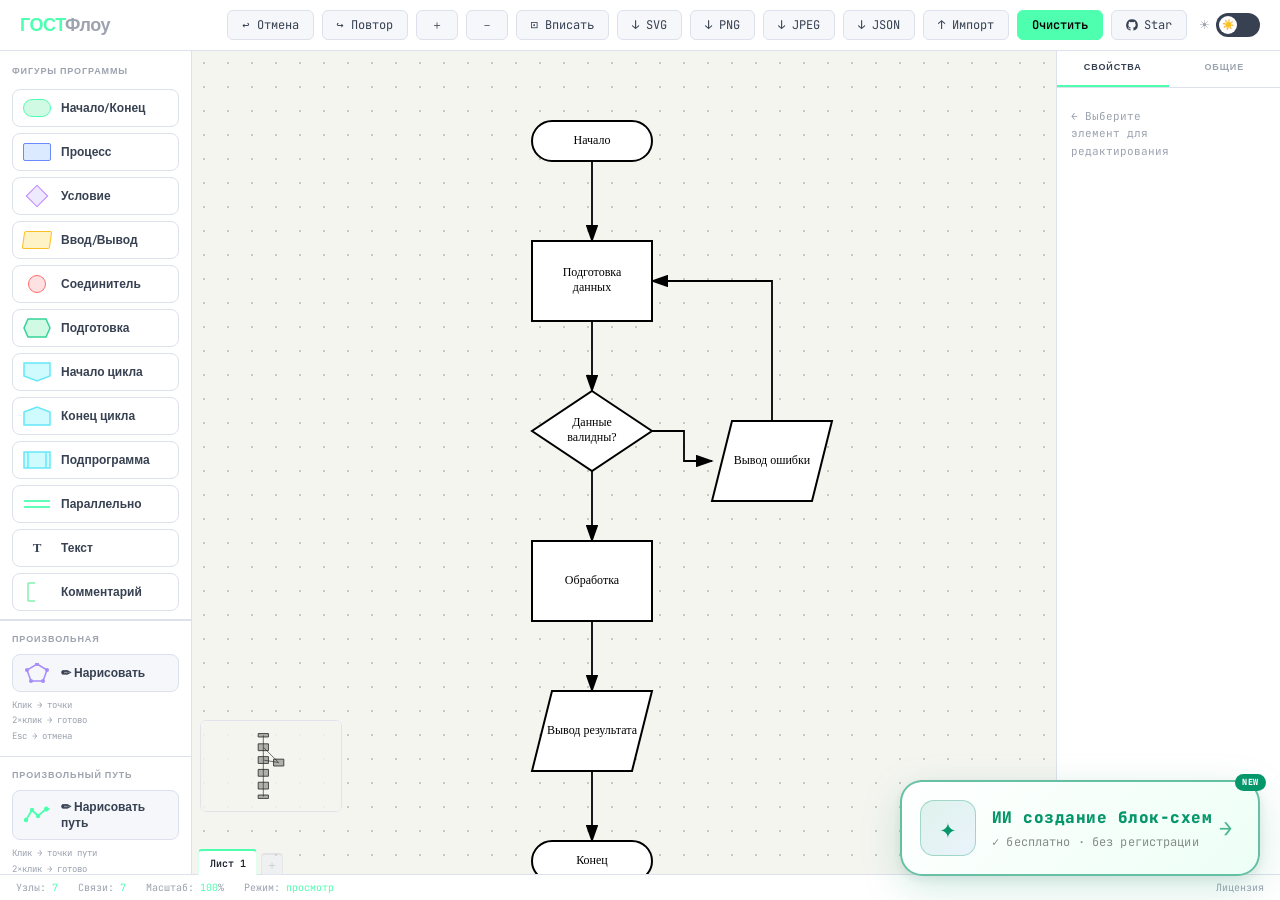
<file: index.html>
<!DOCTYPE html>
<html lang="ru">
<head>
<meta charset="UTF-8">
<meta name="viewport" content="width=device-width, initial-scale=1.0">
<meta name="yandex-verification" content="9c3fca68e115c191" />

<!-- ═══ SEO ═══════════════════════════════════════════════════════════ -->
<title>ГОСТФлоу — Онлайн-редактор блок-схем по ГОСТ 19.701-90</title>
<meta name="description" content="Бесплатный онлайн-редактор блок-схем по ГОСТ 19.701-90. Все фигуры стандарта: начало/конец, процесс, условие, цикл, подпрограмма. Экспорт в SVG и JSON. Работает в браузере без установки.">
<meta name="keywords" content="редактор блок-схем онлайн, блок-схема по ГОСТ, ГОСТ 19.701-90, конструктор блок-схем, блок-схема онлайн бесплатно, создать блок-схему, GOSTFlow, ГОСТФлоу, блок схема онлайн, экспорт блок-схемы SVG">
<meta name="author" content="ГОСТФлоу">
<meta name="robots" content="index, follow">
<link rel="canonical" href="https://gostflow.sherhn.space/">
<link rel="alternate" hreflang="ru" href="https://gostflow.sherhn.space/">

<!-- Open Graph -->
<meta property="og:type" content="website">
<meta property="og:url" content="https://gostflow.sherhn.space/">
<meta property="og:title" content="ГОСТФлоу — Онлайн-редактор блок-схем по ГОСТ 19.701-90">
<meta property="og:description" content="Бесплатный редактор блок-схем прямо в браузере. Все фигуры по ГОСТ 19.701-90, экспорт в SVG и JSON, поддержка ИИ-импорта.">
<meta property="og:image" content="https://gostflow.sherhn.space/og-image.png">
<meta property="og:locale" content="ru_RU">

<!-- Twitter Card -->
<meta name="twitter:card" content="summary_large_image">
<meta name="twitter:title" content="ГОСТФлоу — Блок-схемы по ГОСТ онлайн">
<meta name="twitter:description" content="Бесплатный редактор блок-схем по ГОСТ 19.701-90. Все фигуры, экспорт SVG, ИИ-импорт.">
<meta name="twitter:image" content="https://gostflow.sherhn.space/og-image.png">

<!-- Structured data -->
<script type="application/ld+json">
{
  "@context": "https://schema.org",
  "@type": "WebApplication",
  "name": "ГОСТФлоу",
  "url": "https://gostflow.sherhn.space/",
  "description": "Бесплатный онлайн-редактор блок-схем по ГОСТ 19.701-90. Все фигуры стандарта, экспорт в SVG и JSON, поддержка импорта из ИИ.",
  "applicationCategory": "DesignApplication",
  "operatingSystem": "Any",
  "inLanguage": "ru",
  "offers": { "@type": "Offer", "price": "0", "priceCurrency": "RUB" },
  "featureList": [
    "Все фигуры ГОСТ 19.701-90",
    "Экспорт в SVG",
    "Экспорт и импорт JSON",
    "Поддержка ИИ-генерации схем",
    "Тёмная и светлая тема"
  ]
}
</script>
<!-- ════════════════════════════════════════════════════════════════════ -->

<link rel="preconnect" href="https://fonts.googleapis.com">
<link href="https://fonts.googleapis.com/css2?family=JetBrains+Mono:wght@400;600&family=Syne:wght@400;600;800&display=swap" rel="stylesheet">
<link rel="stylesheet" href="styles.css">
<!-- Основной ICO (для Яндекса и старых браузеров) -->
<link rel="icon" href="https://gostflow.sherhn.space/images/favicon.ico" sizes="16x16 32x32 48x48">

<!-- SVG (для современных браузеров) -->
<link rel="icon" type="image/svg+xml" href="https://gostflow.sherhn.space/images/favicon.svg">

<!-- Apple devices -->
<link rel="apple-touch-icon" href="/images/apple-touch-icon.png">

<!-- Android / PWA -->
<link rel="icon" type="image/png" sizes="192x192" href="https://gostflow.sherhn.space/images/favicon-192.png">
<link rel="icon" type="image/png" sizes="512x512" href="https://gostflow.sherhn.space/images/favicon-512.png">
<script defer src="https://stats.sherhn.space/script.js" data-website-id="15175456-5dc8-4ac6-9582-7a3f617ecb43"></script>
</head>
<body class="dark:bg-dark-bg bg-light-bg dark:text-gray-100 text-gray-800 h-screen overflow-hidden flex flex-col">

<!-- HEADER -->
<header class="flex items-center justify-between px-5 py-2.5 dark:bg-dark-surface bg-light-surface dark:border-dark-border border-light-border border-b z-50 flex-shrink-0">
  <div class="text-lg font-black tracking-tight text-accent font-syne">
    ГОСТ<span class="dark:text-gray-500 text-gray-400">Флоу</span>
  </div>
  <!-- Hidden hamburger (kept for JS compat) -->
  <button id="mobileMenuBtn" style="display:none"></button>

  <div id="headerButtons" class="flex items-center gap-2 flex-wrap">
    <button class="btn font-mono text-xs px-3.5 py-1.5 rounded-md dark:bg-dark-panel bg-light-panel dark:border-dark-border border-light-border border dark:text-gray-200 text-gray-700 cursor-pointer transition-all hover:border-accent hover:text-accent" id="btnUndo" title="Ctrl+Z">↩ Отмена</button>
    <button class="btn font-mono text-xs px-3.5 py-1.5 rounded-md dark:bg-dark-panel bg-light-panel dark:border-dark-border border-light-border border dark:text-gray-200 text-gray-700 cursor-pointer transition-all hover:border-accent hover:text-accent" id="btnRedo" title="Ctrl+Y">↪ Повтор</button>
    <button class="btn font-mono text-xs px-3.5 py-1.5 rounded-md dark:bg-dark-panel bg-light-panel dark:border-dark-border border-light-border border dark:text-gray-200 text-gray-700 cursor-pointer transition-all hover:border-accent hover:text-accent" id="btnZoomIn">＋</button>
    <button class="btn font-mono text-xs px-3.5 py-1.5 rounded-md dark:bg-dark-panel bg-light-panel dark:border-dark-border border-light-border border dark:text-gray-200 text-gray-700 cursor-pointer transition-all hover:border-accent hover:text-accent" id="btnZoomOut">－</button>
    <button class="btn font-mono text-xs px-3.5 py-1.5 rounded-md dark:bg-dark-panel bg-light-panel dark:border-dark-border border-light-border border dark:text-gray-200 text-gray-700 cursor-pointer transition-all hover:border-accent hover:text-accent" id="btnFit">⊡ Вписать</button>
    <button class="btn font-mono text-xs px-3.5 py-1.5 rounded-md dark:bg-dark-panel bg-light-panel dark:border-dark-border border-light-border border dark:text-gray-200 text-gray-700 cursor-pointer transition-all hover:border-accent hover:text-accent" id="btnExportSVG">↓ SVG</button>
    <button class="btn font-mono text-xs px-3.5 py-1.5 rounded-md dark:bg-dark-panel bg-light-panel dark:border-dark-border border-light-border border dark:text-gray-200 text-gray-700 cursor-pointer transition-all hover:border-accent hover:text-accent" id="btnExportPNG">↓ PNG</button>
    <button class="btn font-mono text-xs px-3.5 py-1.5 rounded-md dark:bg-dark-panel bg-light-panel dark:border-dark-border border-light-border border dark:text-gray-200 text-gray-700 cursor-pointer transition-all hover:border-accent hover:text-accent" id="btnExportJPEG">↓ JPEG</button>
    <button class="btn font-mono text-xs px-3.5 py-1.5 rounded-md dark:bg-dark-panel bg-light-panel dark:border-dark-border border-light-border border dark:text-gray-200 text-gray-700 cursor-pointer transition-all hover:border-accent hover:text-accent" id="btnExportJSON">↓ JSON</button>
    <button class="btn font-mono text-xs px-3.5 py-1.5 rounded-md dark:bg-dark-panel bg-light-panel dark:border-dark-border border-light-border border dark:text-gray-200 text-gray-700 cursor-pointer transition-all hover:border-accent hover:text-accent" id="btnImportJSON">↑ Импорт</button>
    <button class="btn font-mono text-xs px-3.5 py-1.5 rounded-md bg-accent text-black border border-accent font-semibold cursor-pointer transition-all hover:bg-emerald-400" id="btnClear">Очистить</button>

    <!-- GitHub Star -->
    <a href="https://github.com/sherhn/gostflow" target="_blank" rel="noopener noreferrer" id="ghStarBtn"
       class="btn font-mono text-xs px-3.5 py-1.5 rounded-md dark:bg-dark-panel bg-light-panel dark:border-dark-border border-light-border border dark:text-gray-200 text-gray-700 cursor-pointer transition-all hover:border-accent hover:text-accent flex items-center gap-1.5 no-underline"
       aria-label="Star on GitHub">
      <svg width="12" height="12" viewBox="0 0 16 16" fill="currentColor" xmlns="http://www.w3.org/2000/svg" aria-hidden="true" style="flex-shrink:0">
        <path d="M8 .25a7.75 7.75 0 0 0-2.45 15.1c.39.07.53-.17.53-.37v-1.3c-2.14.47-2.59-1.03-2.59-1.03-.35-.89-.86-1.13-.86-1.13-.7-.48.05-.47.05-.47.78.05 1.19.8 1.19.8.69 1.18 1.81.84 2.25.64.07-.5.27-.84.49-1.03-1.71-.19-3.51-.85-3.51-3.8 0-.84.3-1.52.79-2.06-.08-.2-.34-1 .08-2.07 0 0 .65-.21 2.12.79a7.4 7.4 0 0 1 3.86 0c1.47-1 2.12-.79 2.12-.79.42 1.07.16 1.87.08 2.07.49.54.79 1.22.79 2.06 0 2.96-1.8 3.61-3.52 3.8.28.24.52.7.52 1.41v2.1c0 .2.14.45.54.37A7.75 7.75 0 0 0 8 .25Z"/>
      </svg>
      Star
      <span id="ghStarCount" style="display:none;background:rgba(0,0,0,.18);padding:0 5px;border-radius:3px;font-size:.65rem;line-height:1.6"></span>
    </a>

    <!-- Theme Toggle -->
    <div class="flex items-center gap-1.5 ml-1">
      <span class="text-xs dark:text-gray-500 text-gray-400 select-none">☀</span>
      <label class="theme-toggle">
        <input type="checkbox" id="themeToggle">
        <div class="theme-toggle-track">
          <div class="theme-toggle-thumb" id="themeThumb">🌙</div>
        </div>
      </label>
    </div>
  </div>
</header>

<!-- MOBILE TOOLBAR STRIP (below header, mobile only) -->
<div id="mobileToolbar" style="display:none" class="dark:bg-dark-surface bg-light-surface dark:border-dark-border border-light-border border-b z-40 flex-shrink-0 px-2 py-1.5 justify-center gap-2">
  <!-- Undo / Redo -->
  <button class="mtb-btn dark:bg-dark-panel bg-light-panel dark:border-dark-border border-light-border dark:text-gray-200 text-gray-700"
    title="Отмена" onclick="document.getElementById('btnUndo').click()">↩</button>
  <button class="mtb-btn dark:bg-dark-panel bg-light-panel dark:border-dark-border border-light-border dark:text-gray-200 text-gray-700"
    title="Повтор" onclick="document.getElementById('btnRedo').click()">↪</button>

  <div class="mtb-sep dark:text-gray-500 text-gray-300"></div>

  <!-- Zoom -->
  <button class="mtb-btn dark:bg-dark-panel bg-light-panel dark:border-dark-border border-light-border dark:text-gray-200 text-gray-700"
    title="Приблизить" onclick="document.getElementById('btnZoomIn').click()">＋</button>
  <button class="mtb-btn dark:bg-dark-panel bg-light-panel dark:border-dark-border border-light-border dark:text-gray-200 text-gray-700"
    title="Вписать" onclick="document.getElementById('btnFit').click()">⊡</button>
  <button class="mtb-btn dark:bg-dark-panel bg-light-panel dark:border-dark-border border-light-border dark:text-gray-200 text-gray-700"
    title="Отдалить" onclick="document.getElementById('btnZoomOut').click()">－</button>

  <div class="mtb-sep dark:text-gray-500 text-gray-300"></div>

  <!-- Clear -->
  <button class="mtb-btn danger dark:bg-dark-panel bg-light-panel"
    title="Очистить" onclick="document.getElementById('btnClear').click()">CLR</button>

  <div class="mtb-sep dark:text-gray-500 text-gray-300"></div>

  <!-- GitHub Star -->
  <a href="https://github.com/sherhn/gostflow" target="_blank" rel="noopener noreferrer"
     class="mtb-btn dark:bg-dark-panel bg-light-panel dark:border-dark-border border-light-border dark:text-gray-200 text-gray-700"
     title="Star on GitHub" style="text-decoration:none">
    <svg width="15" height="15" viewBox="0 0 16 16" fill="currentColor" xmlns="http://www.w3.org/2000/svg" aria-hidden="true">
      <path d="M8 .25a7.75 7.75 0 0 0-2.45 15.1c.39.07.53-.17.53-.37v-1.3c-2.14.47-2.59-1.03-2.59-1.03-.35-.89-.86-1.13-.86-1.13-.7-.48.05-.47.05-.47.78.05 1.19.8 1.19.8.69 1.18 1.81.84 2.25.64.07-.5.27-.84.49-1.03-1.71-.19-3.51-.85-3.51-3.8 0-.84.3-1.52.79-2.06-.08-.2-.34-1 .08-2.07 0 0 .65-.21 2.12.79a7.4 7.4 0 0 1 3.86 0c1.47-1 2.12-.79 2.12-.79.42 1.07.16 1.87.08 2.07.49.54.79 1.22.79 2.06 0 2.96-1.8 3.61-3.52 3.8.28.24.52.7.52 1.41v2.1c0 .2.14.45.54.37A7.75 7.75 0 0 0 8 .25Z"/>
    </svg>
  </a>

  <!-- More -->
  <button class="mtb-btn dark:bg-dark-panel bg-light-panel dark:border-dark-border border-light-border dark:text-gray-200 text-gray-700"
    title="Ещё" id="mobileMoreBtn" onclick="toggleMoreMenu()">⋯</button>
</div>

<div class="flex flex-1 overflow-hidden">
  <!-- LEFT SIDEBAR -->
  <div id="leftSidebar" class="w-48 flex-shrink-0 dark:bg-dark-surface bg-light-surface dark:border-dark-border border-light-border border-r flex flex-col overflow-y-auto">

    <!-- Shapes -->
    <div class="px-3 pt-3.5 pb-2 dark:border-dark-border border-light-border border-b">
      <div class="text-[9px] font-semibold tracking-widest uppercase dark:text-gray-500 text-gray-400 mb-2.5">Фигуры программы</div>
      <div class="flex flex-col gap-1.5" id="nodePalette">

        <div class="palette-item flex items-center gap-2.5 px-2.5 py-2 rounded-lg dark:border-dark-border border-light-border border cursor-grab transition-all text-xs font-semibold dark:hover:border-accent hover:border-accent dark:text-gray-200 text-gray-700 hover:translate-x-0.5 select-none" draggable="true" data-type="start">
          <div class="w-7 h-5 flex items-center justify-center flex-shrink-0">
            <div class="w-7 h-[18px] rounded-xl border-[1.5px] border-accent dark:hidden" style="background:#d1fae5"></div>
            <div class="w-7 h-[18px] rounded-xl border-[1.5px] border-accent hidden dark:block" style="background:#0f2b1a"></div>
          </div>
          Начало/Конец
        </div>

        <div class="palette-item flex items-center gap-2.5 px-2.5 py-2 rounded-lg dark:border-dark-border border-light-border border cursor-grab transition-all text-xs font-semibold dark:hover:border-accent hover:border-accent dark:text-gray-200 text-gray-700 hover:translate-x-0.5 select-none" draggable="true" data-type="process">
          <div class="w-7 h-5 flex items-center justify-center flex-shrink-0">
            <div class="w-7 h-[18px] rounded-sm border-[1.5px] border-accent3 dark:hidden" style="background:#dbeafe"></div>
            <div class="w-7 h-[18px] rounded-sm border-[1.5px] border-accent3 hidden dark:block" style="background:#0d1a35"></div>
          </div>
          Процесс
        </div>

        <div class="palette-item flex items-center gap-2.5 px-2.5 py-2 rounded-lg dark:border-dark-border border-light-border border cursor-grab transition-all text-xs font-semibold dark:hover:border-accent hover:border-accent dark:text-gray-200 text-gray-700 hover:translate-x-0.5 select-none" draggable="true" data-type="decision">
          <div class="w-7 h-5 flex items-center justify-center flex-shrink-0">
            <div class="w-4 h-4 border-[1.5px] rotate-45 flex-shrink-0 dark:hidden" style="background:#ede9fe; border-color:#c084fc"></div>
            <div class="w-4 h-4 border-[1.5px] rotate-45 flex-shrink-0 hidden dark:block" style="background:#1a0d2b; border-color:#c084fc"></div>
          </div>
          Условие
        </div>

        <div class="palette-item flex items-center gap-2.5 px-2.5 py-2 rounded-lg dark:border-dark-border border-light-border border cursor-grab transition-all text-xs font-semibold dark:hover:border-accent hover:border-accent dark:text-gray-200 text-gray-700 hover:translate-x-0.5 select-none" draggable="true" data-type="io">
          <div class="w-7 h-5 flex items-center justify-center flex-shrink-0">
            <div class="w-7 h-[18px] border-[1.5px] rounded-sm dark:hidden" style="background:#fef3c7; border-color:#fbbf24; transform:skewX(-8deg)"></div>
            <div class="w-7 h-[18px] border-[1.5px] rounded-sm hidden dark:block" style="background:#2b1f0a; border-color:#fbbf24; transform:skewX(-8deg)"></div>
          </div>
          Ввод/Вывод
        </div>

        <div class="palette-item flex items-center gap-2.5 px-2.5 py-2 rounded-lg dark:border-dark-border border-light-border border cursor-grab transition-all text-xs font-semibold dark:hover:border-accent hover:border-accent dark:text-gray-200 text-gray-700 hover:translate-x-0.5 select-none" draggable="true" data-type="connector">
          <div class="w-7 h-5 flex items-center justify-center flex-shrink-0">
            <div class="w-[18px] h-[18px] rounded-full border-[1.5px] border-accent2 dark:hidden" style="background:#fee2e2"></div>
            <div class="w-[18px] h-[18px] rounded-full border-[1.5px] border-accent2 hidden dark:block" style="background:#2b0d0d"></div>
          </div>
          Соединитель
        </div>

        <div class="palette-item flex items-center gap-2.5 px-2.5 py-2 rounded-lg dark:border-dark-border border-light-border border cursor-grab transition-all text-xs font-semibold dark:hover:border-accent hover:border-accent dark:text-gray-200 text-gray-700 hover:translate-x-0.5 select-none" draggable="true" data-type="prepare">
          <div class="w-7 h-5 flex items-center justify-center flex-shrink-0">
            <svg width="28" height="20" viewBox="0 0 28 20" class="dark:hidden"><polygon points="5,1 23,1 27,10 23,19 5,19 1,10" fill="#d1fae5" stroke="#34d399" stroke-width="1.5"/></svg>
            <svg width="28" height="20" viewBox="0 0 28 20" class="hidden dark:block"><polygon points="5,1 23,1 27,10 23,19 5,19 1,10" fill="#0d2b20" stroke="#34d399" stroke-width="1.5"/></svg>
          </div>
          Подготовка
        </div>

        <div class="palette-item flex items-center gap-2.5 px-2.5 py-2 rounded-lg dark:border-dark-border border-light-border border cursor-grab transition-all text-xs font-semibold dark:hover:border-accent hover:border-accent dark:text-gray-200 text-gray-700 hover:translate-x-0.5 select-none" draggable="true" data-type="loop_start">
          <div class="w-7 h-5 flex items-center justify-center flex-shrink-0">
            <svg width="28" height="20" viewBox="0 0 28 20" class="dark:hidden"><polygon points="1,1 27,1 27,14 14,19 1,14" fill="#cffafe" stroke="#67e8f9" stroke-width="1.5"/></svg>
            <svg width="28" height="20" viewBox="0 0 28 20" class="hidden dark:block"><polygon points="1,1 27,1 27,14 14,19 1,14" fill="#0d2b2b" stroke="#67e8f9" stroke-width="1.5"/></svg>
          </div>
          Начало цикла
        </div>

        <div class="palette-item flex items-center gap-2.5 px-2.5 py-2 rounded-lg dark:border-dark-border border-light-border border cursor-grab transition-all text-xs font-semibold dark:hover:border-accent hover:border-accent dark:text-gray-200 text-gray-700 hover:translate-x-0.5 select-none" draggable="true" data-type="loop_end">
          <div class="w-7 h-5 flex items-center justify-center flex-shrink-0">
            <svg width="28" height="20" viewBox="0 0 28 20" class="dark:hidden"><polygon points="1,6 14,1 27,6 27,19 1,19" fill="#cffafe" stroke="#67e8f9" stroke-width="1.5"/></svg>
            <svg width="28" height="20" viewBox="0 0 28 20" class="hidden dark:block"><polygon points="1,6 14,1 27,6 27,19 1,19" fill="#0d2b2b" stroke="#67e8f9" stroke-width="1.5"/></svg>
          </div>
          Конец цикла
        </div>

        <div class="palette-item flex items-center gap-2.5 px-2.5 py-2 rounded-lg dark:border-dark-border border-light-border border cursor-grab transition-all text-xs font-semibold dark:hover:border-accent hover:border-accent dark:text-gray-200 text-gray-700 hover:translate-x-0.5 select-none" draggable="true" data-type="subprogram">
          <div class="w-7 h-5 flex items-center justify-center flex-shrink-0">
            <svg width="28" height="20" viewBox="0 0 28 20" class="dark:hidden"><rect x="1" y="2" width="26" height="16" fill="#cffafe" stroke="#67e8f9" stroke-width="1.5"/><line x1="5" y1="2" x2="5" y2="18" stroke="#67e8f9" stroke-width="1.5"/><line x1="23" y1="2" x2="23" y2="18" stroke="#67e8f9" stroke-width="1.5"/></svg>
            <svg width="28" height="20" viewBox="0 0 28 20" class="hidden dark:block"><rect x="1" y="2" width="26" height="16" fill="#0d2b2b" stroke="#67e8f9" stroke-width="1.5"/><line x1="5" y1="2" x2="5" y2="18" stroke="#67e8f9" stroke-width="1.5"/><line x1="23" y1="2" x2="23" y2="18" stroke="#67e8f9" stroke-width="1.5"/></svg>
          </div>
          Подпрограмма
        </div>

        <div class="palette-item flex items-center gap-2.5 px-2.5 py-2 rounded-lg dark:border-dark-border border-light-border border cursor-grab transition-all text-xs font-semibold dark:hover:border-accent hover:border-accent dark:text-gray-200 text-gray-700 hover:translate-x-0.5 select-none" draggable="true" data-type="parallel">
          <div class="w-7 h-5 flex items-center justify-center flex-shrink-0">
            <svg width="28" height="20" viewBox="0 0 28 20"><line x1="1" y1="7" x2="27" y2="7" stroke="#4fffb0" stroke-width="1.8"/><line x1="1" y1="13" x2="27" y2="13" stroke="#4fffb0" stroke-width="1.8"/></svg>
          </div>
          Параллельно
        </div>

        <div class="palette-item flex items-center gap-2.5 px-2.5 py-2 rounded-lg dark:border-dark-border border-light-border border cursor-grab transition-all text-xs font-semibold dark:hover:border-accent hover:border-accent dark:text-gray-200 text-gray-700 hover:translate-x-0.5 select-none" draggable="true" data-type="text">
          <div class="w-7 h-5 flex items-center justify-center flex-shrink-0">
            <span style="font-size:13px;font-weight:700;color:#374151;font-family:serif;line-height:1">T</span>
          </div>
          Текст
        </div>

        <div class="palette-item flex items-center gap-2.5 px-2.5 py-2 rounded-lg dark:border-dark-border border-light-border border cursor-grab transition-all text-xs font-semibold dark:hover:border-accent hover:border-accent dark:text-gray-200 text-gray-700 hover:translate-x-0.5 select-none" draggable="true" data-type="comment">
          <div class="w-7 h-5 flex items-center justify-center flex-shrink-0">
            <svg width="28" height="20" viewBox="0 0 28 20" class="dark:hidden"><line x1="12" y1="1" x2="5" y2="1" stroke="#86efac" stroke-width="1.5"/><line x1="5" y1="1" x2="5" y2="19" stroke="#86efac" stroke-width="1.5"/><line x1="5" y1="19" x2="12" y2="19" stroke="#86efac" stroke-width="1.5"/></svg>
            <svg width="28" height="20" viewBox="0 0 28 20" class="hidden dark:block"><line x1="12" y1="1" x2="5" y2="1" stroke="#86efac" stroke-width="1.5"/><line x1="5" y1="1" x2="5" y2="19" stroke="#86efac" stroke-width="1.5"/><line x1="5" y1="19" x2="12" y2="19" stroke="#86efac" stroke-width="1.5"/></svg>
          </div>
          Комментарий
        </div>

      </div>
    </div>

    <!-- Custom polygon -->
    <div class="px-3 pt-3 pb-3 dark:border-dark-border border-light-border border-t">
      <div class="text-[9px] font-semibold tracking-widest uppercase dark:text-gray-500 text-gray-400 mb-2">Произвольная</div>
      <button id="paletteCustomShape"
        class="w-full flex items-center gap-2.5 px-2.5 py-2 rounded-lg dark:border-dark-border border-light-border border cursor-pointer transition-all text-xs font-semibold dark:text-gray-200 text-gray-700 select-none hover:border-accent hover:text-accent dark:bg-dark-panel bg-light-panel text-left"
        title="Кликните, затем ставьте точки на холсте. Двойной клик или Enter – завершить.">
        <div class="w-7 h-5 flex items-center justify-center flex-shrink-0">
          <svg width="24" height="20" viewBox="0 0 24 20"><polygon points="12,1 22,7 18,18 6,18 2,7" fill="none" stroke="#a78bfa" stroke-width="1.5"/><circle cx="12" cy="1" r="2" fill="#a78bfa"/><circle cx="22" cy="7" r="2" fill="#a78bfa"/><circle cx="18" cy="18" r="2" fill="#a78bfa"/><circle cx="6" cy="18" r="2" fill="#a78bfa"/><circle cx="2" cy="7" r="2" fill="#a78bfa"/></svg>
        </div>
        <span id="paletteCustomLabel">✏ Нарисовать</span>
      </button>
      <div class="mt-1.5 font-mono text-[9px] dark:text-gray-500 text-gray-400 leading-[1.7]">Клик → точки<br>2×клик → готово<br>Esc → отмена</div>
    </div>

    <!-- Draw path -->
    <div class="px-3 pt-3 pb-3 dark:border-dark-border border-light-border border-t">
      <div class="text-[9px] font-semibold tracking-widest uppercase dark:text-gray-500 text-gray-400 mb-2">Произвольный путь</div>
      <button id="paletteDrawPath"
        class="w-full flex items-center gap-2.5 px-2.5 py-2 rounded-lg dark:border-dark-border border-light-border border cursor-pointer transition-all text-xs font-semibold dark:text-gray-200 text-gray-700 select-none hover:border-accent hover:text-accent dark:bg-dark-panel bg-light-panel text-left"
        title="Кликните, затем ставьте точки на холсте. Двойной клик или Enter – завершить.">
        <div class="w-7 h-5 flex items-center justify-center flex-shrink-0">
          <svg width="26" height="18" viewBox="0 0 26 18"><polyline points="2,14 8,4 14,10 22,3" fill="none" stroke="#4fffb0" stroke-width="1.8" stroke-dasharray="none"/><circle cx="2" cy="14" r="2.2" fill="#4fffb0"/><circle cx="8" cy="4" r="2.2" fill="#4fffb0"/><circle cx="14" cy="10" r="2.2" fill="#4fffb0"/><circle cx="22" cy="3" r="2.2" fill="#4fffb0"/><polygon points="22,0 26,3 22,6" fill="#4fffb0"/></svg>
        </div>
        <span id="paletteDrawPathLabel">✏ Нарисовать путь</span>
      </button>
      <div class="mt-1.5 font-mono text-[9px] dark:text-gray-500 text-gray-400 leading-[1.7]">Клик → точки пути<br>2×клик → готово<br>Esc → отмена</div>
    </div>

    <!-- Tips -->
    <div class="px-3 pt-3.5 pb-3">
      <div class="text-[9px] font-semibold tracking-widest uppercase dark:text-gray-500 text-gray-400 mb-2">Подсказки</div>
      <div class="font-mono text-[10px] dark:text-gray-500 text-gray-400 leading-[1.8]">
        • Перетащи фигуру<br>
        • Клик – выбор<br>
        • Hover → порт → стрелка<br>
        • 🟡 порт – перенаправить<br>
        • Del / Backspace – удалить<br>
        • Ctrl+C/X/V – копировать<br>
        • Ctrl+D – дублировать<br>
        • Ctrl+A – выделить всё<br>
        • Ctrl+Z – отмена<br>
        • Ctrl+Y / Ctrl+Shift+Z – повтор<br>
        • ←↑→↓ – сдвиг (Shift×10)<br>
        • ПКМ – контекст. меню<br>
        • Колесо – масштаб<br>
        • ПКМ+тащи – панорама<br>
        • <span class="text-accent">Параллельно</span>: клик в центр – выбор/перемещение; hover линии → стрелка
      </div>
    </div>
  </div>

  <!-- CANVAS -->
  <div class="flex-1 relative overflow-hidden canvas-dots-dark" id="canvasWrap">
    <svg id="canvas" xmlns="http://www.w3.org/2000/svg" class="absolute inset-0 w-full h-full block">
      <defs>
        <marker id="arrowhead" markerWidth="10" markerHeight="7" refX="9" refY="3.5" orient="auto">
          <polygon points="0 0, 10 3.5, 0 7" fill="#6b7280"/>
        </marker>
        <marker id="arrowhead-active" markerWidth="10" markerHeight="7" refX="9" refY="3.5" orient="auto">
          <polygon points="0 0, 10 3.5, 0 7" fill="#4fffb0"/>
        </marker>
        <marker id="arrowhead-gost" markerWidth="10" markerHeight="7" refX="9" refY="3.5" orient="auto">
          <polygon points="0 0, 10 3.5, 0 7" fill="#000000"/>
        </marker>
        <filter id="glow" x="-40%" y="-40%" width="180%" height="180%">
          <feFlood flood-color="#4fffb0" flood-opacity="1" result="color"/>
          <feComposite in="color" in2="SourceGraphic" operator="in" result="coloredBlur"/>
          <feGaussianBlur in="coloredBlur" stdDeviation="5" result="blur"/>
          <feMerge><feMergeNode in="blur"/><feMergeNode in="blur"/><feMergeNode in="blur"/><feMergeNode in="SourceGraphic"/></feMerge>
        </filter>
      </defs>
      <g id="canvasGroup"></g>
    </svg>
    <!-- Delete zone (shown only while dragging) -->
    <div id="deleteZone" style="display:none;position:absolute;bottom:24px;left:50%;transform:translateX(-50%);z-index:100;
      width:240px;height:60px;border-radius:12px;border:2px dashed #ff6b6b;background:rgba(255,107,107,0.10);
      display:none;align-items:center;justify-content:center;gap:8px;pointer-events:none;transition:background 0.15s,border-color 0.15s;">
      <svg width="22" height="22" viewBox="0 0 24 24" fill="none" stroke="#ff6b6b" stroke-width="2" stroke-linecap="round" stroke-linejoin="round"><polyline points="3 6 5 6 21 6"/><path d="M19 6l-1 14H6L5 6"/><path d="M10 11v6"/><path d="M14 11v6"/><path d="M9 6V4h6v2"/></svg>
      <span style="color:#ff6b6b;font-size:12px;font-weight:600;font-family:monospace">Перетащите чтобы удалить</span>
    </div>

    <canvas id="minimap" width="140" height="90" class="absolute bottom-2 right-2 rounded-md opacity-85 dark:border-dark-border border-light-border border dark:bg-dark-surface bg-light-surface"></canvas>
  </div>

  <!-- PROPS PANEL -->
  <div id="rightSidebar" class="w-56 flex-shrink-0 dark:bg-dark-surface bg-light-surface dark:border-dark-border border-light-border border-l flex flex-col overflow-y-auto">

    <!-- Tab bar -->
    <div class="flex border-b dark:border-dark-border border-light-border flex-shrink-0">
      <button id="tabProps" onclick="switchTab('props')"
        class="flex-1 px-2 py-2.5 text-[9px] font-semibold tracking-widest uppercase transition-colors cursor-pointer dark:text-gray-100 text-gray-700 border-b-2 border-accent">
        Свойства
      </button>
      <button id="tabGeneral" onclick="switchTab('general')"
        class="flex-1 px-2 py-2.5 text-[9px] font-semibold tracking-widest uppercase transition-colors cursor-pointer dark:text-gray-500 text-gray-400 border-b-2 border-transparent dark:hover:text-gray-200 hover:text-gray-600">
        Общие
      </button>
    </div>

    <!-- TAB: Свойства -->
    <div id="panelProps" class="flex flex-col flex-1">
      <div id="propsEmpty" class="px-3.5 py-5 font-mono text-[11px] dark:text-gray-500 text-gray-400 leading-relaxed">
        ← Выберите<br>элемент для<br>редактирования
      </div>

      <div id="propsBody" class="px-3.5 py-3.5 flex flex-col gap-3" style="display:none">

        <!-- Text -->
        <div id="propTextGroup">
          <label class="block text-[10px] font-semibold tracking-wide uppercase dark:text-gray-500 text-gray-400 mb-1">Текст</label>
          <textarea id="propText" rows="3"
            class="w-full dark:bg-dark-panel bg-light-panel dark:border-dark-border border-light-border border dark:text-gray-200 text-gray-800 px-2.5 py-1.5 rounded-md font-mono text-[11px] outline-none resize-y transition-colors focus:border-accent"></textarea>
        </div>

        <!-- Type -->
        <div>
          <label class="block text-[10px] font-semibold tracking-wide uppercase dark:text-gray-500 text-gray-400 mb-1">Тип формы</label>
          <select id="propType"
            class="w-full dark:bg-dark-panel bg-light-panel dark:border-dark-border border-light-border border dark:text-gray-200 text-gray-800 px-2.5 py-1.5 rounded-md font-mono text-[11px] outline-none transition-colors focus:border-accent">
            <option value="text">Текст</option>
            <option value="start">Начало/Конец</option>
            <option value="process">Процесс</option>
            <option value="decision">Условие</option>
            <option value="io">Ввод/Вывод</option>
            <option value="connector">Соединитель</option>
            <option value="prepare">Подготовка</option>
            <option value="loop_start">Начало цикла</option>
            <option value="loop_end">Конец цикла</option>
            <option value="subprogram">Подпрограмма</option>
            <option value="comment">Комментарий</option>
            <option value="parallel">Параллельные действия</option>
            <option value="custom">Произвольная</option>
          </select>
        </div>



        <!-- Param A (block sizing) -->
        <div id="propParamAGroup" style="display:none">
          <label class="block text-[10px] font-semibold tracking-wide uppercase dark:text-gray-500 text-gray-400 mb-1">Параметр <span class="text-accent font-mono">a</span></label>
          <div class="flex items-center gap-2">
            <input type="number" id="propParamA" min="20" max="600" step="1" value="80"
              class="w-full dark:bg-dark-panel bg-light-panel dark:border-dark-border border-light-border border dark:text-gray-200 text-gray-800 px-2.5 py-1.5 rounded-md font-mono text-[11px] outline-none transition-colors focus:border-accent text-center"/>
          </div>
          <div id="propParamAHint" class="mt-1 font-mono text-[9px] dark:text-gray-500 text-gray-400 leading-[1.7]"></div>
        </div>

        <!-- Param A mismatch warning -->
        <div id="propParamAWarn" style="display:none;background:rgba(251,191,36,0.10);border:1px solid rgba(251,191,36,0.4);color:#d97706;border-radius:6px;padding:6px 10px;font-family:monospace;font-size:9px;line-height:1.6;gap:6px;align-items:flex-start;">
          <span style="flex-shrink:0;font-size:11px;">⚠</span>
          <span id="propParamAWarnText"></span>
        </div>

        <!-- Font Family -->
        <div id="propFontGroup">
          <label class="block text-[10px] font-semibold tracking-wide uppercase dark:text-gray-500 text-gray-400 mb-1">Шрифт</label>
          <select id="propFontFamily"
            class="w-full dark:bg-dark-panel bg-light-panel dark:border-dark-border border-light-border border dark:text-gray-200 text-gray-800 px-2.5 py-1.5 rounded-md font-mono text-[11px] outline-none transition-colors focus:border-accent">
            <option value="JetBrains Mono">JetBrains Mono</option>
            <option value="Arial">Arial</option>
            <option value="Times New Roman">Times New Roman</option>
            <option value="Courier New">Courier New</option>
            <option value="Georgia">Georgia</option>
            <option value="Verdana">Verdana</option>
            <option value="Tahoma">Tahoma</option>
          </select>
        </div>

        <!-- Font Style + Size in one row -->
        <div id="propFontStyleGroup" class="flex gap-2">
          <div class="flex-1">
            <label class="block text-[10px] font-semibold tracking-wide uppercase dark:text-gray-500 text-gray-400 mb-1">Стиль</label>
            <select id="propFontStyle"
              class="w-full dark:bg-dark-panel bg-light-panel dark:border-dark-border border-light-border border dark:text-gray-200 text-gray-800 px-2 py-1.5 rounded-md font-mono text-[11px] outline-none transition-colors focus:border-accent">
              <option value="normal|400">Обычный</option>
              <option value="italic|400">Курсив</option>
              <option value="normal|700">Жирный</option>
              <option value="italic|700">Жирный курсив</option>
            </select>
          </div>
          <div class="w-16">
            <label class="block text-[10px] font-semibold tracking-wide uppercase dark:text-gray-500 text-gray-400 mb-1">Размер</label>
            <input type="number" id="propFontSize" min="6" max="72" step="1" value="12"
              class="w-full dark:bg-dark-panel bg-light-panel dark:border-dark-border border-light-border border dark:text-gray-200 text-gray-800 px-2 py-1.5 rounded-md font-mono text-[11px] outline-none transition-colors focus:border-accent text-center"/>
          </div>
        </div>
        <div id="gostFontHint" class="font-mono text-[9px] text-amber-400 dark:text-amber-300" style="display:none;margin-top:-6px">
          📐 ГОСТ: по умолчанию Times New Roman
        </div>

        <!-- Edge: Line Style -->
        <div id="propEdgeStyleGroup" style="display:none">
          <label class="block text-[10px] font-semibold tracking-wide uppercase dark:text-gray-500 text-gray-400 mb-1">Тип линии</label>
          <select id="propEdgeLineStyle"
            class="w-full dark:bg-dark-panel bg-light-panel dark:border-dark-border border-light-border border dark:text-gray-200 text-gray-800 px-2.5 py-1.5 rounded-md font-mono text-[11px] outline-none transition-colors focus:border-accent">
            <option value="solid">––– Сплошная</option>
            <option value="dashed">- - - Пунктирная</option>
            <option value="chain">·–·– Штрихпунктир</option>
          </select>
          <div class="mt-1 font-mono text-[9px] dark:text-gray-500 text-gray-400 leading-relaxed">По ГОСТ 2.303-68</div>
        </div>

        <!-- Edge: Arrow End -->
        <div id="propEdgeArrowGroup" style="display:none">
          <label class="block text-[10px] font-semibold tracking-wide uppercase dark:text-gray-500 text-gray-400 mb-1">Законцовка</label>
          <div class="flex gap-1.5">
            <button id="edgeArrowNone" data-arrow="none"
              class="edge-arrow-btn flex-1 py-1.5 rounded-md font-mono text-[11px] cursor-pointer transition-all border dark:border-dark-border border-light-border dark:text-gray-200 text-gray-700 dark:hover:border-accent hover:border-accent hover:text-accent text-center">
              ––
            </button>
            <button id="edgeArrowEnd" data-arrow="end"
              class="edge-arrow-btn flex-1 py-1.5 rounded-md font-mono text-[11px] cursor-pointer transition-all border dark:border-dark-border border-light-border dark:text-gray-200 text-gray-700 dark:hover:border-accent hover:border-accent hover:text-accent text-center">
              →
            </button>
          </div>
        </div>

        <!-- Delete -->
        <button id="btnDeleteSelected"
          class="mt-1 w-full py-1.5 bg-transparent border border-accent2 text-accent2 rounded-md cursor-pointer font-mono text-[11px] transition-all hover:bg-accent2 hover:text-white">
          🗑 Удалить элемент
        </button>

        <!-- Edit polygon points (only for custom type) -->
        <button id="btnEditPolygon" style="display:none"
          class="w-full py-1.5 bg-transparent border border-violet-400 text-violet-400 rounded-md cursor-pointer font-mono text-[11px] transition-all hover:bg-violet-400 hover:text-white">
          ✏ Рисовать заново
        </button>

        <!-- Custom points editor panel -->
        <div id="customPointsEditor" style="display:none">
          <div class="flex items-center justify-between mb-1.5">
            <label class="block text-[10px] font-semibold tracking-wide uppercase dark:text-gray-500 text-gray-400">Точки фигуры</label>
            <button id="btnAddCustomPoint"
              class="text-[9px] font-mono px-1.5 py-0.5 rounded border border-accent text-accent cursor-pointer hover:bg-accent hover:text-black transition-all">
              + точка
            </button>
          </div>
          <div id="customPointsList" class="flex flex-col gap-1"></div>
          <div class="mt-1 font-mono text-[9px] dark:text-gray-500 text-gray-400 leading-relaxed">Тащи ⠿ для смены порядка</div>
        </div>
      </div>
    </div>

    <!-- TAB: Общие -->
    <div id="panelGeneral" class="flex-col px-3.5 py-3.5 gap-4" style="display:none">

      <!-- Стиль блок-схемы -->
      <div>
        <div class="text-[9px] font-semibold tracking-widest uppercase dark:text-gray-500 text-gray-400 mb-2">Стиль блок-схемы</div>
        <div class="flex flex-col gap-1.5">
          <button id="btnStyleGost"
            class="style-btn w-full py-1.5 px-2.5 rounded-md font-mono text-[11px] font-semibold cursor-pointer transition-all text-left border-2 border-accent bg-transparent text-accent"
            onclick="setDiagramStyle('gost')">
            📐 ГОСТ
          </button>
        </div>
      </div>

      <!-- Глобальный параметр a -->
      <div>
        <div class="text-[9px] font-semibold tracking-widest uppercase dark:text-gray-500 text-gray-400 mb-2">Глобальный параметр <span class="text-accent font-mono">a</span></div>
        <div class="flex gap-2 items-center">
          <input type="number" id="globalParamAInput" min="20" max="600" step="1" value="80"
            class="w-full dark:bg-dark-panel bg-light-panel dark:border-dark-border border-light-border border dark:text-gray-200 text-gray-800 px-2.5 py-1.5 rounded-md font-mono text-[11px] outline-none transition-colors focus:border-accent text-center"/>
        </div>
        <div class="mt-1.5 font-mono text-[9px] dark:text-gray-500 text-gray-400 leading-relaxed">b&nbsp;=&nbsp;1.5a для всех фигур</div>
        <button id="btnApplyGlobalA"
          class="mt-2 w-full py-1.5 px-2 rounded-md font-mono text-[10px] font-semibold cursor-pointer transition-all border dark:border-dark-border border-light-border dark:text-gray-200 text-gray-700 dark:hover:border-accent hover:border-accent hover:text-accent">
          Применить ко всем
        </button>
      </div>

    </div>
  </div>
</div>

<!-- STATUS BAR (contains floating sheet tabs above) -->
<div id="statusBar" class="dark:bg-dark-surface bg-light-surface dark:border-dark-border border-light-border border-t flex items-center flex-shrink-0" style="height:26px;position:relative;overflow:visible;">

  <!-- Sheet tabs – float above the status bar, anchored to its top edge -->
  <div id="sheetsStrip" style="
    position:absolute;bottom:100%;left:192px;right:224px;
    height:28px;display:flex;align-items:flex-end;padding-left:6px;
    pointer-events:auto;overflow:hidden;
  ">
    <div id="sheetTabsContainer" class="flex items-end h-full gap-0 overflow-x-auto" style="scrollbar-width:none;-ms-overflow-style:none;"></div>
    <button id="btnAddSheet" title="Новый лист"
      class="flex-shrink-0 flex items-center justify-center font-mono text-[12px] cursor-pointer ml-1 self-center"
      style="width:22px;height:22px;border-radius:4px;background:transparent;border:none;color:inherit;opacity:0.5;transition:opacity 0.15s;"
      onmouseenter="this.style.opacity='1'" onmouseleave="this.style.opacity='0.5'">＋</button>
  </div>

  <div class="flex items-center gap-5 px-4 font-mono text-[10px] dark:text-gray-500 text-gray-400">
    <div>Узлы: <span class="text-accent" id="statNodes">0</span></div>
    <div>Связи: <span class="text-accent" id="statEdges">0</span></div>
    <div>Масштаб: <span class="text-accent" id="statZoom">100</span>%</div>
    <div id="statMode">Режим: <span class="text-accent">просмотр</span></div>
  </div>
  <div class="ml-auto px-4 font-mono text-[10px] dark:text-gray-500 text-gray-400">
    <a href="https://github.com/sherhn/gostflow/blob/main/LICENSE" target="_blank" rel="noopener noreferrer"
      class="dark:hover:text-gray-300 hover:text-gray-600 transition-colors">Лицензия</a>
  </div>
</div>

<!-- Sheet rename modal -->
<div id="sheetRenameModal" style="display:none;position:fixed;inset:0;z-index:2000;align-items:center;justify-content:center;background:rgba(0,0,0,0.5);">
  <div class="dark:bg-dark-panel bg-white dark:border-dark-border border-light-border border rounded-xl p-5" style="min-width:260px;">
    <div class="text-xs font-semibold mb-3 dark:text-gray-200 text-gray-700 font-mono uppercase tracking-wider">Переименовать лист</div>
    <input id="sheetRenameInput" type="text" maxlength="32"
      class="w-full dark:bg-dark-bg bg-light-bg dark:border-dark-border border-light-border border dark:text-gray-200 text-gray-700 px-2.5 py-1.5 rounded-md font-mono text-[12px] outline-none focus:border-accent mb-3"/>
    <div class="flex gap-2 justify-end">
      <button id="sheetRenameCancel" class="font-mono text-xs px-3 py-1.5 rounded-md dark:bg-dark-surface bg-light-panel dark:border-dark-border border-light-border border dark:text-gray-200 text-gray-700 cursor-pointer hover:border-accent hover:text-accent">Отмена</button>
      <button id="sheetRenameOk" class="font-mono text-xs px-3 py-1.5 rounded-md bg-accent text-black border border-accent font-semibold cursor-pointer hover:bg-emerald-400">OK</button>
    </div>
  </div>
</div>

<!-- Tooltip -->
<div id="tooltip" class="fixed dark:bg-dark-panel bg-white dark:border-dark-border border-light-border border dark:text-gray-200 text-gray-700 px-2.5 py-1 rounded-[5px] text-[11px] font-mono pointer-events-none z-[9999] hidden"></div>

<!-- Import Modal -->
<div class="fixed inset-0 bg-black/70 z-[1000] items-center justify-center hidden" id="importModal" style="display:none!important">
  <div class="dark:bg-dark-panel bg-white dark:border-dark-border border-light-border border rounded-xl p-6 min-w-[360px] max-w-[90vw]">
    <h3 class="text-base font-semibold mb-4 dark:text-gray-100 text-gray-800">Импорт JSON</h3>
    <textarea id="importText" placeholder='{"nodes":[...],"edges":[]}'
      class="w-full h-48 dark:bg-dark-bg bg-light-bg dark:border-dark-border border-light-border border dark:text-gray-200 text-gray-700 p-2.5 rounded-md font-mono text-[11px] resize-none outline-none focus:border-accent"></textarea>
    <div class="flex gap-2 mt-3.5 justify-end">
      <button id="btnImportCancel" class="font-mono text-xs px-3.5 py-1.5 rounded-md dark:bg-dark-panel bg-light-panel dark:border-dark-border border-light-border border dark:text-gray-200 text-gray-700 cursor-pointer transition-all hover:border-accent hover:text-accent">Отмена</button>
      <button id="btnImportApply" class="font-mono text-xs px-3.5 py-1.5 rounded-md bg-accent text-black border border-accent font-semibold cursor-pointer hover:bg-emerald-400">Импорт</button>
    </div>
  </div>
</div>

<!-- Mobile backdrop -->
<div id="mobileBackdrop" onclick="closeMobilePanels()"></div>

<!-- Mobile dropdown menu (hamburger) -->
<div id="mobileMoreMenu" class="dark:bg-dark-panel bg-light-panel dark:border-dark-border border-light-border dark:text-gray-200 text-gray-700">
  <button class="mmm-btn dark:hover:bg-dark-surface hover:bg-light-bg dark:text-gray-200 text-gray-700"
    onclick="document.getElementById('btnExportSVG').click();closeMoreMenu()">↓ Экспорт SVG</button>
  <button class="mmm-btn dark:hover:bg-dark-surface hover:bg-light-bg dark:text-gray-200 text-gray-700"
    onclick="document.getElementById('btnExportPNG').click();closeMoreMenu()">↓ Экспорт PNG</button>
  <button class="mmm-btn dark:hover:bg-dark-surface hover:bg-light-bg dark:text-gray-200 text-gray-700"
    onclick="document.getElementById('btnExportJPEG').click();closeMoreMenu()">↓ Экспорт JPEG</button>
  <button class="mmm-btn dark:hover:bg-dark-surface hover:bg-light-bg dark:text-gray-200 text-gray-700"
    onclick="document.getElementById('btnExportJSON').click();closeMoreMenu()">↓ Экспорт JSON</button>
  <button class="mmm-btn dark:hover:bg-dark-surface hover:bg-light-bg dark:text-gray-200 text-gray-700"
    onclick="document.getElementById('btnImportJSON').click();closeMoreMenu()">↑ Импорт JSON</button>
  <!-- divider -->
  <div style="height:1px;margin:4px 0" class="dark:bg-dark-border bg-light-border"></div>
  <!-- Theme toggle -->
  <div class="flex items-center gap-3 px-3 py-2">
    <span class="font-mono text-xs dark:text-gray-400 text-gray-500">Тема</span>
    <span class="text-xs dark:text-gray-500 text-gray-400 select-none">☀</span>
    <label class="theme-toggle">
      <input type="checkbox" id="themeToggleMobile">
      <div class="theme-toggle-track">
        <div class="theme-toggle-thumb" id="themeThumbMobile">🌙</div>
      </div>
    </label>
  </div>
</div>

<!-- Mobile FAB buttons -->
<div id="mobileFabs" style="display:none">
  <button class="mobile-fab dark:bg-dark-panel bg-light-panel dark:border-dark-border border-light-border dark:text-gray-200 text-gray-700" id="fabShapes" onclick="toggleMobileSidebar('left')" title="Фигуры">
    ⬡
  </button>
  <button class="mobile-fab dark:bg-dark-panel bg-light-panel dark:border-dark-border border-light-border dark:text-gray-200 text-gray-700" id="fabProps" onclick="toggleMobileSidebar('right')" title="Свойства">
    ⚙
  </button>
</div>

<script>
// ===== MOBILE MENU & SIDEBAR LOGIC =====
const mobileMenu = { classList: { toggle: ()=>{}, remove: ()=>{}, add: ()=>{}, contains: ()=>false } }; // stub for compat
const mobileMoreMenu = document.getElementById('mobileMoreMenu');
const mobileBackdrop = document.getElementById('mobileBackdrop');
const leftSidebar = document.getElementById('leftSidebar');
const rightSidebar = document.getElementById('rightSidebar');
const fabShapes = document.getElementById('fabShapes');
const fabProps = document.getElementById('fabProps');
const themeToggleMobile = document.getElementById('themeToggleMobile');
const themeThumbMobile = document.getElementById('themeThumbMobile');

// Sync mobile theme toggle with main
themeToggleMobile.addEventListener('change', () => {
  const isDark = themeToggleMobile.checked;
  document.getElementById('themeToggle').checked = isDark;
  document.getElementById('themeToggle').dispatchEvent(new Event('change'));
});

// Keep mobile toggle in sync when desktop toggle changes
document.getElementById('themeToggle').addEventListener('change', () => {
  themeToggleMobile.checked = document.getElementById('themeToggle').checked;
  themeThumbMobile.textContent = document.getElementById('themeThumb').textContent;
});

function toggleMoreMenu() {
  const isOpen = mobileMoreMenu.classList.toggle('open');
  mobileBackdrop.classList.toggle('active', isOpen);
  if (isOpen) {
    leftSidebar.classList.remove('mobile-open');
    rightSidebar.classList.remove('mobile-open');
    fabShapes.classList.remove('active');
    fabProps.classList.remove('active');
  }
}

function closeMoreMenu() {
  mobileMoreMenu.classList.remove('open');
  mobileBackdrop.classList.remove('active');
}

// Legacy stubs so existing code doesn't break
function toggleMobileMenu() { toggleMoreMenu(); }
function closeMobileMenu() { closeMoreMenu(); }

function toggleMobileSidebar(side) {
  closeMobileMenu();
  const isLeft = side === 'left';
  const sidebar = isLeft ? leftSidebar : rightSidebar;
  const otherSidebar = isLeft ? rightSidebar : leftSidebar;
  const fab = isLeft ? fabShapes : fabProps;
  const otherFab = isLeft ? fabProps : fabShapes;

  const wasOpen = sidebar.classList.contains('mobile-open');
  otherSidebar.classList.remove('mobile-open');
  otherFab.classList.remove('active');

  if (!wasOpen) {
    sidebar.classList.add('mobile-open');
    fab.classList.add('active');
    mobileBackdrop.classList.add('active');
  } else {
    sidebar.classList.remove('mobile-open');
    fab.classList.remove('active');
    mobileBackdrop.classList.remove('active');
  }
}

function closeMobilePanels() {
  mobileMoreMenu.classList.remove('open');
  leftSidebar.classList.remove('mobile-open');
  rightSidebar.classList.remove('mobile-open');
  mobileBackdrop.classList.remove('active');
  fabShapes.classList.remove('active');
  fabProps.classList.remove('active');
}

// ===== TAP-TO-SPAWN on palette items (mobile) =====
// When user taps a palette item, spawn the shape in the visible canvas center
document.getElementById('nodePalette').addEventListener('click', (e) => {
  if (window.innerWidth > 768) return; // desktop uses drag
  const item = e.target.closest('.palette-item[data-type]');
  if (!item) return;
  const type = item.dataset.type;
  if (!type || !window.NODE_DEFAULTS) return;
  const def = window.NODE_DEFAULTS[type];
  if (!def) return;

  // Get visible center of canvas in SVG coords
  const cw = document.getElementById('canvasWrap');
  const rect = cw.getBoundingClientRect();
  const cx = (rect.width / 2 - window.pan.x) / window.zoom;
  const cy = (rect.height / 2 - window.pan.y) / window.zoom;

  // Slight random offset so stacked shapes are visible
  const jitter = () => (Math.random() - 0.5) * 40;

  window.saveHistory();
  const node = {
    id: `n${window.nodeIdCounter++}`,
    type,
    x: cx - def.w / 2 + jitter(),
    y: cy - def.h / 2 + jitter(),
    w: def.w,
    h: def.h,
    label: def.label,
    color: def.color,
    ...(def.paramA !== undefined ? { paramA: def.paramA } : {}),
  };
  if (node.paramA !== undefined && window.applyParamA) window.applyParamA(node, node.paramA);
  window.nodes.push(node);
  window.selectedId = node.id;
  window.render(); window.updateProps(); window.updateStatus();

  // Close sidebar after spawning
  closeMobilePanels();
});

// ===== TOUCH PAN (single finger on empty canvas area) =====
(function() {
  const cw = document.getElementById('canvasWrap');
  let touchPanActive = false;
  let lastTouchX = 0, lastTouchY = 0;
  let lastDist = null;
  let touchStartX = 0, touchStartY = 0;
  let touchMoved = false;

  cw.addEventListener('touchstart', (e) => {
    if (e.touches.length === 1) {
      const touch = e.touches[0];
      lastTouchX = touch.clientX;
      lastTouchY = touch.clientY;
      touchStartX = lastTouchX;
      touchStartY = lastTouchY;
      touchMoved = false;

      // If the finger landed on an interactive SVG element, disable pan
      // so the SVG touch handler can take ownership of this gesture.
      const elUnder = document.elementFromPoint(touch.clientX, touch.clientY);
      const onInteractive = elUnder && (
        elUnder.closest('[data-kind="node"]') ||
        elUnder.closest('[data-kind="edge"]') ||
        elUnder.closest('[data-kind="seghandle"]') ||
        elUnder.closest('[data-kind="parallelResize"]') ||
        (elUnder.dataset && elUnder.dataset.kind === 'port')
      );
      touchPanActive = !onInteractive;
    } else if (e.touches.length === 2) {
      // Two fingers: pinch zoom
      touchPanActive = false;
      lastDist = Math.hypot(
        e.touches[0].clientX - e.touches[1].clientX,
        e.touches[0].clientY - e.touches[1].clientY
      );
      e.preventDefault();
    }
  }, { passive: false });

  cw.addEventListener('touchmove', (e) => {
    if (e.touches.length === 2) {
      // Pinch to zoom
      const dist = Math.hypot(
        e.touches[0].clientX - e.touches[1].clientX,
        e.touches[0].clientY - e.touches[1].clientY
      );
      if (lastDist !== null) {
        const delta = dist - lastDist;
        // Only fire zoom every 8px change to avoid rapid firing
        if (Math.abs(delta) > 8) {
          if (delta > 0) document.getElementById('btnZoomIn').click();
          else document.getElementById('btnZoomOut').click();
          lastDist = dist;
        }
      }
      e.preventDefault();
      return;
    }

    if (e.touches.length === 1 && touchPanActive) {
      const dx = e.touches[0].clientX - lastTouchX;
      const dy = e.touches[0].clientY - lastTouchY;
      const totalDx = e.touches[0].clientX - touchStartX;
      const totalDy = e.touches[0].clientY - touchStartY;

      // Only start panning if moved more than 6px (distinguish from tap)
      if (!touchMoved && Math.hypot(totalDx, totalDy) > 6) {
        touchMoved = true;
      }

      if (touchMoved && touchPanActive) {
        // Pan only when touch started on empty canvas (touchPanActive=true)
        if (window.pan) {
          window.pan.x += dx;
          window.pan.y += dy;
          if (window.applyTransform) window.applyTransform();
          if (window.updateMinimap) window.updateMinimap();
        }
        e.preventDefault();
      }

      lastTouchX = e.touches[0].clientX;
      lastTouchY = e.touches[0].clientY;
    }
  }, { passive: false });

  cw.addEventListener('touchend', (e) => {
    touchPanActive = false;
    lastDist = null;

    // If it was a quick tap (not a pan), close open panels
    if (!touchMoved && window.innerWidth <= 768) {
      if (leftSidebar.classList.contains('mobile-open') || rightSidebar.classList.contains('mobile-open') || mobileMoreMenu.classList.contains('open')) {
        closeMobilePanels();
      }
    }
  });
})();
</script>

<script>
// ============================================================
const themeToggle = document.getElementById('themeToggle');
const themeThumb = document.getElementById('themeThumb');
const canvasWrap = document.getElementById('canvasWrap');

function applyCanvasTheme() {
  const isGost = diagramStyle === 'gost';
  const dark = document.documentElement.classList.contains('dark');
  canvasWrap.classList.remove('canvas-dots-dark', 'canvas-dots-light', 'canvas-dots-gost', 'canvas-dots-gost-dark');
  if (isGost) {
    canvasWrap.classList.add(dark ? 'canvas-dots-gost-dark' : 'canvas-dots-gost');
  } else if (dark) {
    canvasWrap.classList.add('canvas-dots-dark');
  } else {
    canvasWrap.classList.add('canvas-dots-light');
  }
}

function applyTheme(dark) {
  if (dark) {
    document.documentElement.classList.add('dark');
    themeThumb.textContent = '🌙';
  } else {
    document.documentElement.classList.remove('dark');
    themeThumb.textContent = '☀️';
  }
  applyCanvasTheme();
  updateMinimap();
}

themeToggle.addEventListener('change', () => {
  applyTheme(themeToggle.checked);
  try { localStorage.setItem('gostflow-theme', themeToggle.checked ? 'dark' : 'light'); } catch(e) {}
});

// ============================================================
// STATE
// ============================================================
let nodes = [];
let edges = [];
let selectedId = null;       // single selected edge id
let globalParamA = 80;       // global GOST parameter a for all blocks
let selectedIds = new Set(); // multi-selected node ids
let selectionRect = null;    // { x, y, w, h } in SVG coords while rubber-band dragging
let selectionStart = null;   // SVG point where rubber-band started
let multiDragOffsets = [];   // [{node, ox, oy}] for group drag
let connectingFrom = null;
let pan = { x: 0, y: 0 };
let zoom = 1;
let draggingNode = null;
let draggingOffset = { x: 0, y: 0 };
let isPanning = false;
let history = [];
let historyIndex = -1;
let nodeIdCounter = 1;
let edgeIdCounter = 1;
let hoveredPort = null;
let hoveredNodeId = null;    // node the cursor is hovering near (for port visibility)
let hoveredCustomPtIdx = -1; // index of the custom point hovered in the sidebar panel
let snapTarget = null;       // { node, port } – magnetic snap candidate while drawing a connection
let connectingTemp = null;
let connectingFromPort = null; // port id where drag started
let connectingFromPortX = null; // stored X for parallel line-port attach point
let edgeStyle = "orthogonal"; // orthogonal | curved
let diagramStyle = "gost";   // gost | strict | smooth
// Segment dragging state
let draggingSegment = null; // { edgeId, segIndex, axis }
let draggingParallelResize = null; // { nodeId, side: 'left'|'right', startX, startNodeX, startNodeW }
// Clipboard
let clipboard = null; // { nodes: [...], edges: [...] }
let alignSnapGuides = []; // { x1, y1, x2, y2 } lines to draw during drag

// Polygon drawing state
let polygonDrawMode = false;
let polygonPoints = []; // [{x,y}] absolute SVG canvas coords
let polygonCursorPt = null;
let polygonEditNodeId = null; // id of node being re-edited

// Path (edge) drawing state — user clicks waypoints, dblclick or Enter to finish
let pathDrawMode = false;
let pathDrawPoints = []; // [{x,y}] waypoints placed by user
let pathDrawCursorPt = null; // current cursor position for live preview
let pathDrawSnapTarget = null; // { nodeId, portId, px, py } — snap to port while drawing
let pathDrawFromPort = null; // { nodeId, portId } — port where path started (if started from port)
let pathDrawToPort = null;   // { nodeId, portId } — port where path ended (if ended at port)

// Path waypoint dragging state (for editing existing path nodes)
let draggingPathWaypoint = null; // { edgeId, ptIndex } when dragging a waypoint of a selected path
let hoveredPathWaypointIdx = -1; // index of hovered waypoint (-1 = none)
let pathDrawAxisSnap = []; // [{axis,value,refPt,color}] active snap guides

// ============================================================
// TAB SWITCHING
// ============================================================
function switchTab(tab) {
  const tabProps    = document.getElementById('tabProps');
  const tabGeneral  = document.getElementById('tabGeneral');
  const panelProps  = document.getElementById('panelProps');
  const panelGeneral = document.getElementById('panelGeneral');
  const activeTab   = 'dark:text-gray-100 text-gray-700 border-b-2 border-accent';
  const inactiveTab = 'dark:text-gray-500 text-gray-400 border-b-2 border-transparent dark:hover:text-gray-200 hover:text-gray-600';
  if (tab === 'props') {
    tabProps.className    = `flex-1 px-2 py-2.5 text-[9px] font-semibold tracking-widest uppercase transition-colors cursor-pointer ${activeTab}`;
    tabGeneral.className  = `flex-1 px-2 py-2.5 text-[9px] font-semibold tracking-widest uppercase transition-colors cursor-pointer ${inactiveTab}`;
    panelProps.style.display   = 'flex';
    panelGeneral.style.display = 'none';
  } else {
    tabGeneral.className  = `flex-1 px-2 py-2.5 text-[9px] font-semibold tracking-widest uppercase transition-colors cursor-pointer ${activeTab}`;
    tabProps.className    = `flex-1 px-2 py-2.5 text-[9px] font-semibold tracking-widest uppercase transition-colors cursor-pointer ${inactiveTab}`;
    panelGeneral.style.display = 'flex';
    panelProps.style.display   = 'none';
  }
}

// ============================================================
// DIAGRAM STYLE
// ============================================================
function setDiagramStyle(style) {
  diagramStyle = 'gost';
  edgeStyle = 'orthogonal';

  const btn = document.getElementById('btnStyleGost');
  if (btn) {
    btn.className = 'style-btn w-full py-1.5 px-2.5 rounded-md font-mono text-[11px] font-semibold cursor-pointer transition-all text-left border-2 border-accent bg-transparent text-accent';
  }
  applyCanvasTheme();
  render();
  updateProps();
}

const NODE_DEFAULTS = {
  text:       { w: 120,  h: 30,   color: '#000000', label: 'Текст' },
  start:      { w: 120,  h: 40,   color: '#000000', label: 'Начало', paramA: 80 },
  process:    { w: 120,  h: 80,   color: '#000000', label: 'Процесс',     paramA: 80 },
  decision:   { w: 120,  h: 80,   color: '#000000', label: 'Условие?',    paramA: 80 },
  io:         { w: 120,  h: 80,   color: '#000000', label: 'Ввод/Вывод',  paramA: 80 },
  connector:  { w: 40,   h: 40,   color: '#000000', label: '',            paramA: 80 },
  prepare:    { w: 120,  h: 80,   color: '#000000', label: 'Подготовка',  paramA: 80 },
  loop_start: { w: 120,  h: 80,   color: '#000000', label: 'Начало цикла', paramA: 80 },
  loop_end:   { w: 120,  h: 80,   color: '#000000', label: 'Конец цикла',  paramA: 80 },
  subprogram: { w: 120,  h: 80,   color: '#000000', label: 'Подпрограмма', paramA: 80 },
  comment:    { w: 60,   h: 80,   color: '#000000', label: 'Комментарий', paramA: 80 },
  parallel:   { w: 120,  h: 16,   color: '#000000', label: '',            paramA: 80 },
  custom:     { w: 120,  h: 80,   color: '#000000', label: '' },
};

// ============================================================
// DOM
// ============================================================
const svg = document.getElementById('canvas');
const g = document.getElementById('canvasGroup');
const tooltip = document.getElementById('tooltip');
const minimap = document.getElementById('minimap');
const mmCtx = minimap.getContext('2d');

// Restore theme from localStorage, default = light
const savedTheme = (() => { try { return localStorage.getItem('gostflow-theme'); } catch(e) { return null; } })();
const startDark = savedTheme === 'dark';
themeToggle.checked = startDark;
applyTheme(startDark); // called here so mmCtx is already initialized
// Apply default GOST style (buttons are in DOM by now)

// ============================================================
// UTILS
// ============================================================
function svgPoint(e) {
  const rect = svg.getBoundingClientRect();
  return {
    x: (e.clientX - rect.left - pan.x) / zoom,
    y: (e.clientY - rect.top  - pan.y) / zoom,
  };
}
function cloneState() {
  return { nodes: JSON.parse(JSON.stringify(nodes)), edges: JSON.parse(JSON.stringify(edges)) };
}
function saveHistory() {
  // Trim redo future
  history = history.slice(0, historyIndex + 1);
  const snap = cloneState();
  // Skip duplicate of current top
  if (history.length > 0) {
    if (JSON.stringify(history[history.length - 1]) === JSON.stringify(snap)) return;
  }
  history.push(snap);
  if (history.length > 80) history.shift();
  historyIndex = history.length - 1;
}
function restoreState(state) {
  nodes = JSON.parse(JSON.stringify(state.nodes));
  edges = JSON.parse(JSON.stringify(state.edges));
  selectedId = null; selectedIds.clear();
  connectingFrom = null;
  render(); updateProps(); updateStatus();
}
function undo() {
  if (historyIndex > 0) { historyIndex--; restoreState(history[historyIndex]); }
}
function redo() {
  if (historyIndex < history.length - 1) { historyIndex++; restoreState(history[historyIndex]); }
}

// ============================================================
// NODE GEOMETRY
// ============================================================
function getNodeShape(node) {
  const { x, y, w, h, type } = node;
  switch (type) {
    case 'text':      return `<rect x="${x}" y="${y}" width="${w}" height="${h}" fill="transparent" stroke="none"/>`;
    case 'start':     { const rx = node.paramA ? node.paramA*0.25 : h/2; return `<rect rx="${rx}" ry="${rx}" x="${x}" y="${y}" width="${w}" height="${h}"/>`; }
    // Процесс: h=a, b=1.5a → plain rect, dimensions come from node.w/node.h
    case 'process':   return `<rect rx="${edgeStyle==='orthogonal'?0:4}" x="${x}" y="${y}" width="${w}" height="${h}"/>`;
    // Условие: h=a, b=1.5a → diamond
    case 'decision':  return `<polygon points="${x+w/2},${y} ${x+w},${y+h/2} ${x+w/2},${y+h} ${x},${y+h/2}"/>`;
    // Ввод/вывод: h=a, b=1.5a, сдвиг=0.25a
    case 'io':        { const shift = node.paramA ? node.paramA*0.25 : w*0.167; return `<polygon points="${x+shift},${y} ${x+w},${y} ${x+w-shift},${y+h} ${x},${y+h}"/>`; }
    // Соединитель: диаметр=0.5a → radius=0.25a
    case 'connector': return `<circle cx="${x+w/2}" cy="${y+h/2}" r="${w/2}"/>`;
    // Подготовка: шестиугольник h=a, b=1.5a, срез=0.25a
    case 'prepare':   { const cut = node.paramA ? node.paramA*0.25 : w*0.167; return `<polygon points="${x+cut},${y} ${x+w-cut},${y} ${x+w},${y+h/2} ${x+w-cut},${y+h} ${x+cut},${y+h} ${x},${y+h/2}"/>`; }
    // Граница цикла начало: h=a, b=1.5a, выступ=0.25a
    case 'loop_start':{ const lp = node.paramA ? node.paramA*0.25 : h*0.3; return `<polygon points="${x},${y} ${x+w},${y} ${x+w},${y+h-lp} ${x+w/2},${y+h} ${x},${y+h-lp}"/>`; }
    // Граница цикла конец: h=a, b=1.5a, выступ=0.25a
    case 'loop_end':  { const lp = node.paramA ? node.paramA*0.25 : h*0.3; return `<polygon points="${x+w/2},${y} ${x+w},${y+lp} ${x+w},${y+h} ${x},${y+h} ${x},${y+lp}"/>`; }
    // Подпрограмма: h=a, b=1.5a, боковые полосы=0.15a
    case 'subprogram':{ const bar = node.paramA ? node.paramA*0.15 : w*0.1; return `<g><rect x="${x}" y="${y}" width="${w}" height="${h}"/><line x1="${x+bar}" y1="${y}" x2="${x+bar}" y2="${y+h}" stroke-width="1.5"/><line x1="${x+w-bar}" y1="${y}" x2="${x+w-bar}" y2="${y+h}" stroke-width="1.5"/></g>`; }
    // Параллельные действия: две горизонтальные линии
    case 'parallel': {
      const y1 = y + h * 0.25;
      const y2 = y + h * 0.75;
      return `<g>
        <rect x="${x}" y="${y}" width="${w}" height="${h}" fill="transparent" stroke="none" class="node-hitbox"/>
        <line x1="${x}" y1="${y1}" x2="${x+w}" y2="${y1}" stroke-width="1.8"/>
        <line x1="${x}" y1="${y2}" x2="${x+w}" y2="${y2}" stroke-width="1.8"/>
      </g>`;
    }
    // Комментарий по ГОСТ 19.003-80: скобка [ – вертикальная черта + верхний и нижний горизонтальные усы
    case 'comment': {
      const bw = Math.min(w * 0.3, h * 0.4); // длина усов скобки
      return `<g>
        <rect x="${x}" y="${y}" width="${w}" height="${h}" fill="transparent" stroke="none" class="node-hitbox"/>
        <line x1="${x+bw}" y1="${y}" x2="${x}" y2="${y}" stroke-width="1.5"/>
        <line x1="${x}" y1="${y}" x2="${x}" y2="${y+h}" stroke-width="1.5"/>
        <line x1="${x}" y1="${y+h}" x2="${x+bw}" y2="${y+h}" stroke-width="1.5"/>
      </g>`;
    }
    // Произвольная фигура – polygon из нормализованных точек
    case 'custom': {
      const pts = node.customPoints && node.customPoints.length >= 3
        ? node.customPoints.map(([rx, ry]) => `${x + rx*w},${y + ry*h}`).join(' ')
        : `${x},${y+h/2} ${x+w/2},${y} ${x+w},${y+h/2} ${x+w/2},${y+h}`;
      return `<polygon points="${pts}"/>`;
    }
  }
}
function getPorts(node) {
  // Text nodes have no connection ports
  if (node.type === 'text') return [];
  const { x, y, w, h, type } = node;
  // For most shapes, ports are at bounding box edges (center of each side)
  // For document: wavy bottom, port should be at visual top of wave (not bottom of bbox)
  // For database: ellipse top/bottom
  // For all: visual center is used for source of arrows
  let t = { id:'t', px: x+w/2, py: y };
  let r = { id:'r', px: x+w,   py: y+h/2 };
  let b = { id:'b', px: x+w/2, py: y+h };
  let l = { id:'l', px: x,     py: y+h/2 };

  if (type === 'document') {
    const wv = h * 0.18;
    // Bottom port at the visual midpoint of the wave
    b = { id:'b', px: x+w/2, py: y+h-wv };
  } else if (type === 'database') {
    const ry = 10;
    t = { id:'t', px: x+w/2, py: y };
    b = { id:'b', px: x+w/2, py: y+h };
  } else if (type === 'decision') {
    // Diamond: ports at actual corners
    t = { id:'t', px: x+w/2, py: y };
    r = { id:'r', px: x+w,   py: y+h/2 };
    b = { id:'b', px: x+w/2, py: y+h };
    l = { id:'l', px: x,     py: y+h/2 };
  } else if (type === 'connector') {
    const cx = x+w/2, cy = y+h/2, r2 = w/2;
    t = { id:'t', px: cx, py: cy-r2 };
    r = { id:'r', px: cx+r2, py: cy };
    b = { id:'b', px: cx, py: cy+r2 };
    l = { id:'l', px: cx-r2, py: cy };
  } else if (type === 'prepare') {
    // Hexagon: left/right are the pointed vertices
    t = { id:'t', px: x+w/2, py: y };
    r = { id:'r', px: x+w,   py: y+h/2 };
    b = { id:'b', px: x+w/2, py: y+h };
    l = { id:'l', px: x,     py: y+h/2 };
  } else if (type === 'loop_start') {
    // Pentagon: top flat, bottom notch. Notch at h - 0.25a from top
    const lp = node.paramA ? node.paramA*0.25 : h*0.3;
    t = { id:'t', px: x+w/2, py: y };
    b = { id:'b', px: x+w/2, py: y+h };
    l = { id:'l', px: x,     py: y+(h-lp)/2 };
    r = { id:'r', px: x+w,   py: y+(h-lp)/2 };
  } else if (type === 'loop_end') {
    // Pentagon: top notch, bottom flat
    const lp = node.paramA ? node.paramA*0.25 : h*0.3;
    t = { id:'t', px: x+w/2, py: y };
    b = { id:'b', px: x+w/2, py: y+h };
    l = { id:'l', px: x,     py: y+lp+(h-lp)/2 };
    r = { id:'r', px: x+w,   py: y+lp+(h-lp)/2 };
  } else if (type === 'parallel') {
    // Two line-ports: top line and bottom line.
    // px is the center by default; actual connection point X is resolved at connect time.
    const y1 = y + h * 0.25;
    const y2 = y + h * 0.75;
    return [
      { id: 'tline', px: x + w / 2, py: y1, isLine: true, lineY: y1 },
      { id: 'bline', px: x + w / 2, py: y2, isLine: true, lineY: y2 },
    ];
  } else if (type === 'comment') {
    // Скобка [: только три порта – верх, низ, лево (на вертикальной черте)
    t = { id:'t', px: x,     py: y };
    b = { id:'b', px: x,     py: y+h };
    l = { id:'l', px: x,     py: y+h/2 };
    return [t, b, l];
  } else if (type === 'custom') {
    // Ports at midpoints of each polygon edge
    const rawPts = node.customPoints && node.customPoints.length >= 3
      ? node.customPoints.map(([rx, ry]) => [x + rx*w, y + ry*h])
      : [[x, y+h/2],[x+w/2, y],[x+w, y+h/2],[x+w/2, y+h]];
    const ports = rawPts.map(([px2, py2], i) => {
      const [nx, ny] = rawPts[(i+1) % rawPts.length];
      return { id: 'p'+i, px: (px2+nx)/2, py: (py2+ny)/2 };
    });
    return ports;
  }

  return [t, r, b, l];
}
function closestPort(node, tx, ty) {
  if (node.type === 'parallel') {
    const y1 = node.y + node.h * 0.25;
    const y2 = node.y + node.h * 0.75;
    const useBottom = Math.abs(ty - y2) < Math.abs(ty - y1);
    const lineY = useBottom ? y2 : y1;
    const lineId = useBottom ? 'bline' : 'tline';
    const attachX = Math.max(node.x, Math.min(tx, node.x + node.w));
    return { id: lineId, px: attachX, py: lineY, isLine: true };
  }
  const ports = getPorts(node);
  let best = null, bd = Infinity;
  ports.forEach(p => {
    const d = Math.hypot(p.px - tx, p.py - ty);
    if (d < bd) { bd = d; best = p; }
  });
  return best;
}

// Get the best toPort for an incoming connection, ensuring the arrow enters from outside
// srcCenter: {x,y} center of source node
// targetNode: the destination node
// dropPt: where user dropped the connection
function getBestToPort(targetNode, srcCenter, dropPt) {
  // Parallel: pick the line closest to source, attach at cursor X
  if (targetNode.type === 'parallel') {
    const y1 = targetNode.y + targetNode.h * 0.25;
    const y2 = targetNode.y + targetNode.h * 0.75;
    const useBottom = srcCenter && srcCenter.y > targetNode.y + targetNode.h / 2;
    const lineY = useBottom ? y2 : y1;
    const lineId = useBottom ? 'bline' : 'tline';
    const attachX = dropPt
      ? Math.max(targetNode.x, Math.min(dropPt.x, targetNode.x + targetNode.w))
      : targetNode.x + targetNode.w / 2;
    return { id: lineId, px: attachX, py: lineY, isLine: true };
  }
  const ports = getPorts(targetNode);
  const cx = targetNode.x + targetNode.w / 2;
  const cy = targetNode.y + targetNode.h / 2;

  // Direction from source to target center
  const dx = cx - srcCenter.x;
  const dy = cy - srcCenter.y;

  // The target port should be on the side facing the source
  // i.e., the arrow should enter from the same general direction the source is coming from
  // We pick the port where the dot product with (source→target) is most negative
  // (the port on the near side to source)
  let best = null, bestScore = -Infinity;
  ports.forEach(p => {
    const pd = getPortDir(p.id); // direction pointing OUT of the node at this port
    // We want the port where the SOURCE is "outside" – meaning the port faces the source
    // Port faces source if its direction is roughly opposite to dx,dy
    const score = -(pd[0] * dx + pd[1] * dy);
    if (score > bestScore) { bestScore = score; best = p; }
  });

  // If drop point is close to a specific port, prefer that (user precision)
  if (dropPt) {
    let closestDist = Infinity, closestP = null;
    ports.forEach(p => {
      const d = Math.hypot(p.px - dropPt.x, p.py - dropPt.y);
      if (d < closestDist) { closestDist = d; closestP = p; }
    });
    // Use closest if it's within a node-dimension of the drop point
    const threshold = Math.max(targetNode.w, targetNode.h) * 0.45;
    if (closestDist < threshold && closestP) return closestP;
  }

  return best || ports[0];
}
function getPortDir(portId) {
  if (portId === 'tline') return [0, -1];
  if (portId === 'bline') return [0,  1];
  if (portId && portId.startsWith('t')) return [0, -1];
  if (portId && portId.startsWith('b')) return [0,  1];
  return { t: [0,-1], b: [0,1], l: [-1,0], r: [1,0] }[portId] || [0,1];
}

// Get the visual center of a node (for connection source display)
function getNodeCenter(node) {
  return { x: node.x + node.w / 2, y: node.y + node.h / 2 };
}

// Get bounding rect of a node with margin for obstacle avoidance
function getNodeRect(node, margin) {
  margin = margin || 0;
  return { x: node.x - margin, y: node.y - margin, w: node.w + margin*2, h: node.h + margin*2 };
}

// Check if a point is inside a rect
function pointInRect(px, py, rect) {
  return px >= rect.x && px <= rect.x + rect.w && py >= rect.y && py <= rect.y + rect.h;
}

// Alignment snap during node drag.
// dragged: the node(s) being moved (array of node objects, already at new position).
// excludeIds: Set of node ids to skip (the dragged ones).
// Returns { dx, dy, guides[] } – corrections to apply and lines to draw.
function computeAlignSnap(dragged, excludeIds) {
  const SNAP_SVG = 6 / zoom;
  const others = nodes.filter(n => !excludeIds.has(n.id) && n.type !== 'text');
  if (!others.length) return { dx: 0, dy: 0, guides: [] };

  // Alignment anchors for each dragged node: left, center-x, right, top, center-y, bottom
  const guides = [];
  let bestDx = null, bestDy = null;
  let bestDxDist = SNAP_SVG, bestDyDist = SNAP_SVG;

  dragged.forEach(dn => {
    const dnCx = dn.x + dn.w / 2, dnCy = dn.y + dn.h / 2;
    const dnAnchorsX = [dn.x, dnCx, dn.x + dn.w];
    const dnAnchorsY = [dn.y, dnCy, dn.y + dn.h];

    others.forEach(on => {
      const onCx = on.x + on.w / 2, onCy = on.y + on.h / 2;
      const onAnchorsX = [on.x, onCx, on.x + on.w];
      const onAnchorsY = [on.y, onCy, on.y + on.h];

      // X alignment
      dnAnchorsX.forEach(da => {
        onAnchorsX.forEach(oa => {
          const dist = Math.abs(da - oa);
          if (dist < bestDxDist) {
            bestDxDist = dist;
            bestDx = oa - da;
          }
        });
      });

      // Y alignment
      dnAnchorsY.forEach(da => {
        onAnchorsY.forEach(oa => {
          const dist = Math.abs(da - oa);
          if (dist < bestDyDist) {
            bestDyDist = dist;
            bestDy = oa - da;
          }
        });
      });
    });
  });

  const dx = bestDx || 0, dy = bestDy || 0;

  // Build guide lines after applying snap
  if (dx !== 0 || dy !== 0) {
    dragged.forEach(dn => {
      const snappedX = dn.x + dx, snappedY = dn.y + dy;
      const snappedCx = snappedX + dn.w / 2, snappedCy = snappedY + dn.h / 2;
      const dnAnchorsX = [snappedX, snappedCx, snappedX + dn.w];
      const dnAnchorsY = [snappedY, snappedCy, snappedY + dn.h];

      others.forEach(on => {
        const onCx = on.x + on.w / 2, onCy = on.y + on.h / 2;
        const onAnchorsX = [on.x, onCx, on.x + on.w];
        const onAnchorsY = [on.y, onCy, on.y + on.h];

        dnAnchorsX.forEach(da => {
          onAnchorsX.forEach(oa => {
            if (Math.abs(da - oa) < 0.5) {
              // Vertical guide line at x = oa
              const allY = [snappedY, snappedY + dn.h, on.y, on.y + on.h];
              guides.push({ x1: oa, y1: Math.min(...allY) - 20, x2: oa, y2: Math.max(...allY) + 20 });
            }
          });
        });

        dnAnchorsY.forEach(da => {
          onAnchorsY.forEach(oa => {
            if (Math.abs(da - oa) < 0.5) {
              // Horizontal guide line at y = oa
              const allX = [snappedX, snappedX + dn.w, on.x, on.x + on.w];
              guides.push({ x1: Math.min(...allX) - 20, y1: oa, x2: Math.max(...allX) + 20, y2: oa });
            }
          });
        });
      });
    });
  }

  return { dx, dy, guides };
}

// Check if a horizontal segment (y=py, x from xa to xb) intersects a rect
function hSegIntersectsRect(py, xa, xb, rect) {
  const xmin = Math.min(xa, xb), xmax = Math.max(xa, xb);
  return py > rect.y && py < rect.y + rect.h && xmax > rect.x && xmin < rect.x + rect.w;
}

// Check if a vertical segment (x=px, y from ya to yb) intersects a rect
function vSegIntersectsRect(px, ya, yb, rect) {
  const ymin = Math.min(ya, yb), ymax = Math.max(ya, yb);
  return px > rect.x && px < rect.x + rect.w && ymax > rect.y && ymin < rect.y + rect.h;
}

// (routing functions replaced by A*-based system below)

// ============================================================
// ORTHOGONAL ROUTER – A*-based, strict 90° turns, obstacle-aware
// ============================================================

function waypointsToPath(pts) {
  if (!pts || pts.length < 2) return '';
  let d = `M${pts[0][0]},${pts[0][1]}`;
  for (let i = 1; i < pts.length; i++) {
    d += ` L${pts[i][0]},${pts[i][1]}`;
  }
  return d;
}

// Check if a horizontal segment (y=py, x from xa to xb) is blocked by a rect
function hSegBlockedByRect(py, xa, xb, rect) {
  const xmin = Math.min(xa, xb), xmax = Math.max(xa, xb);
  return py > rect.y && py < rect.y + rect.h &&
         xmax > rect.x + 1 && xmin < rect.x + rect.w - 1;
}

// Check if a vertical segment (x=px, y from ya to yb) is blocked by a rect
function vSegBlockedByRect(px, ya, yb, rect) {
  const ymin = Math.min(ya, yb), ymax = Math.max(ya, yb);
  return px > rect.x && px < rect.x + rect.w &&
         ymax > rect.y + 1 && ymin < rect.y + rect.h - 1;
}

// Check if an orthogonal segment is clear of all obstacle rects
function segmentClear(ax, ay, bx, by, blockers) {
  if (Math.abs(ax - bx) < 0.5) {
    // vertical
    for (const r of blockers) { if (vSegBlockedByRect(ax, ay, by, r)) return false; }
  } else {
    // horizontal
    for (const r of blockers) { if (hSegBlockedByRect(ay, ax, bx, r)) return false; }
  }
  return true;
}

// Robust A*-based orthogonal router for one edge
// Returns { pts, sp, ep }
function buildOrthogonalWaypoints(edge, src, dst) {
  const MARGIN = 20;
  const STUB = 28;

  const srcPorts = getPorts(src);
  const dstPorts = getPorts(dst);
  let sp = edge.fromPort ? srcPorts.find(p => p.id === edge.fromPort) || srcPorts[2] : srcPorts[2];
  let ep = edge.toPort   ? dstPorts.find(p => p.id === edge.toPort)   || dstPorts[0] : dstPorts[0];
  if (sp && sp.isLine && edge.fromPortX !== undefined)
    sp = { ...sp, px: Math.max(src.x, Math.min(edge.fromPortX, src.x + src.w)) };
  if (ep && ep.isLine && edge.toPortX !== undefined)
    ep = { ...ep, px: Math.max(dst.x, Math.min(edge.toPortX, dst.x + dst.w)) };

  const fd = getPortDir(sp.id);
  const td = getPortDir(ep.id);

  // Stub exit/entry points (guaranteed outside the shape)
  const sx = sp.px + fd[0] * STUB;
  const sy = sp.py + fd[1] * STUB;
  const ex = ep.px + td[0] * STUB;
  const ey = ep.py + td[1] * STUB;

  // Blocker rects: all nodes except src/dst (with margin)
  const blockers = nodes
    .filter(n => n.id !== src.id && n.id !== dst.id && n.type !== 'text')
    .map(n => ({ x: n.x - MARGIN, y: n.y - MARGIN, w: n.w + MARGIN*2, h: n.h + MARGIN*2 }));

  // Also add src and dst themselves to prevent U-turns back through them
  blockers.push({ x: src.x - MARGIN/2, y: src.y - MARGIN/2, w: src.w + MARGIN, h: src.h + MARGIN });
  blockers.push({ x: dst.x - MARGIN/2, y: dst.y - MARGIN/2, w: dst.w + MARGIN, h: dst.h + MARGIN });

  // Check if user has manually repositioned a segment – respect it
  const offsets = edge.segOffsets || {};
  let midPts = null;

  // Stub src offset: user dragged the first stub segment sideways
  // We insert an extra bend: port → stub1 → corner → stub2_exit
  let actualSx = sx, actualSy = sy;
  let srcExtraPts = [];
  if (offsets.stub_src_offset !== undefined) {
    const off = offsets.stub_src_offset;
    if (fd[0] !== 0) {
      // fd is horizontal → stub goes H, user nudged it V → new Y = off
      // port.y stays, stub moves to off, then a vertical segment connects them
      // New stub exit moves to (sx, off), preceded by vertical segment (sp.px, sp.py)→(sp.px, off)→(sx, off)
      srcExtraPts = [[sp.px, off]];
      actualSy = off;
    } else {
      // fd is vertical → stub goes V, user nudged it H → new X = off
      srcExtraPts = [[off, sp.py]];
      actualSx = off;
    }
  }

  // Stub dst offset: user dragged the last stub segment sideways
  let actualEx = ex, actualEy = ey;
  let dstExtraPts = [];
  if (offsets.stub_dst_offset !== undefined) {
    const off = offsets.stub_dst_offset;
    if (td[0] !== 0) {
      // td is horizontal → last stub goes H, user nudged it V → new Y = off
      dstExtraPts = [[ep.px, off]];
      actualEy = off;
    } else {
      // td is vertical → last stub goes V, user nudged it H → new X = off
      dstExtraPts = [[off, ep.py]];
      actualEx = off;
    }
  }

  if (offsets.manual && offsets.pts) {
    midPts = offsets.pts;
  } else {
    midPts = aStarRouteSegment(actualSx, actualSy, fd, actualEx, actualEy, td, blockers, offsets);
  }

  // Full waypoints: port → [extra src bend] → stub → mid → stub → [extra dst bend] → port
  const pts = [
    [sp.px, sp.py],
    ...srcExtraPts,
    [actualSx, actualSy],
    ...midPts,
    [actualEx, actualEy],
    ...dstExtraPts,
    [ep.px, ep.py],
  ];

  // Deduplicate consecutive equal points
  const deduped = [pts[0]];
  for (let i = 1; i < pts.length; i++) {
    if (Math.abs(pts[i][0] - deduped[deduped.length-1][0]) > 0.5 ||
        Math.abs(pts[i][1] - deduped[deduped.length-1][1]) > 0.5) {
      deduped.push(pts[i]);
    }
  }

  return { pts: deduped, sp, ep };
}

// Route from (sx,sy) going direction fd to (ex,ey) going direction td
// Returns array of intermediate waypoints
function aStarRouteSegment(sx, sy, fd, ex, ey, td, blockers, offsets) {
  offsets = offsets || {};

  // If user nudged a segment, apply that offset first
  // Then run A* from the nudged points
  let startX = sx, startY = sy, endX = ex, endY = ey;
  if (offsets.mid_x !== undefined) {
    // User set a vertical middle segment's X
    // Build an L-shape honouring that X
    return buildMidX(sx, sy, fd, ex, ey, td, offsets.mid_x);
  }
  if (offsets.mid_y !== undefined) {
    // User set a horizontal middle segment's Y
    return buildMidY(sx, sy, fd, ex, ey, td, offsets.mid_y);
  }

  // Direct A* on sparse grid
  const result = aStarSparse(sx, sy, ex, ey, fd, td, blockers);
  if (result && result.length >= 2) {
    // strip first and last (those are the stub endpoints themselves)
    return result.slice(1, -1);
  }

  // Fallback: simple L or Z shape
  return fallbackRoute(sx, sy, fd, ex, ey, td);
}

// Sparse A* that enforces first move direction fd and last move direction td
function aStarSparse(sx, sy, ex, ey, fd, td, blockers) {
  // Candidate coordinates
  const xSet = new Set([sx, ex]);
  const ySet = new Set([sy, ey]);
  blockers.forEach(r => {
    const M = 20;
    [r.x - M, r.x, r.x + r.w / 2, r.x + r.w, r.x + r.w + M].forEach(v => xSet.add(Math.round(v)));
    [r.y - M, r.y, r.y + r.h / 2, r.y + r.h, r.y + r.h + M].forEach(v => ySet.add(Math.round(v)));
  });

  const xs = [...xSet].sort((a, b) => a - b);
  const ys = [...ySet].sort((a, b) => a - b);
  const xi = new Map(xs.map((v, i) => [v, i]));
  const yi = new Map(ys.map((v, i) => [v, i]));

  const si = xi.get(sx), sj = yi.get(sy);
  const ei = xi.get(ex), ej = yi.get(ey);
  if (si === undefined || sj === undefined || ei === undefined || ej === undefined) return null;

  // Direction encoding: 0=H, 1=V
  const startDir = (fd[0] !== 0) ? 0 : 1;
  const endDir   = (td[0] !== 0) ? 0 : 1;

  const key = (i, j, d) => (i * 1000 + j) * 2 + d;
  const heur = (i, j) => Math.abs(xs[i] - ex) + Math.abs(ys[j] - ey);

  const TURN = 8;
  const open = [];
  const gMap = new Map();
  const par  = new Map();

  const sk = key(si, sj, startDir);
  gMap.set(sk, 0);
  par.set(sk, -1);
  open.push({ i: si, j: sj, d: startDir, g: 0, f: heur(si, sj) });

  let found = null;
  let iters = 0;

  while (open.length > 0 && iters++ < 4000) {
    // Find min-f (simple linear scan – fast enough for small grids)
    let minIdx = 0;
    for (let k = 1; k < open.length; k++) {
      if (open[k].f < open[minIdx].f) minIdx = k;
    }
    const cur = open[minIdx];
    open.splice(minIdx, 1);

    const { i, j, d } = cur;

    if (i === ei && j === ej) { found = cur; break; }

    const moves = [];
    if (d === 0) {
      // Was moving horizontally → can continue H or turn V
      for (let ni = 0; ni < xs.length; ni++) {
        if (ni === i) continue;
        if (!segmentClear(Math.min(xs[i], xs[ni]), ys[j], Math.max(xs[i], xs[ni]), ys[j], blockers)) continue;
        moves.push({ ni, nj: j, nd: 0, cost: Math.abs(xs[ni] - xs[i]) });
      }
      for (let nj = 0; nj < ys.length; nj++) {
        if (nj === j) continue;
        if (!segmentClear(xs[i], Math.min(ys[j], ys[nj]), xs[i], Math.max(ys[j], ys[nj]), blockers)) continue;
        moves.push({ ni: i, nj, nd: 1, cost: Math.abs(ys[nj] - ys[j]) + TURN });
      }
    } else {
      // Was moving vertically → can continue V or turn H
      for (let nj = 0; nj < ys.length; nj++) {
        if (nj === j) continue;
        if (!segmentClear(xs[i], Math.min(ys[j], ys[nj]), xs[i], Math.max(ys[j], ys[nj]), blockers)) continue;
        moves.push({ ni: i, nj, nd: 1, cost: Math.abs(ys[nj] - ys[j]) });
      }
      for (let ni = 0; ni < xs.length; ni++) {
        if (ni === i) continue;
        if (!segmentClear(Math.min(xs[i], xs[ni]), ys[j], Math.max(xs[i], xs[ni]), ys[j], blockers)) continue;
        moves.push({ ni, nj: j, nd: 0, cost: Math.abs(xs[ni] - xs[i]) + TURN });
      }
    }

    for (const mv of moves) {
      const nk = key(mv.ni, mv.nj, mv.nd);
      const ng = cur.g + mv.cost;
      if (!gMap.has(nk) || ng < gMap.get(nk)) {
        gMap.set(nk, ng);
        par.set(nk, key(i, j, d));
        open.push({ i: mv.ni, j: mv.nj, d: mv.nd, g: ng, f: ng + heur(mv.ni, mv.nj) });
      }
    }
  }

  if (!found) return null;

  // Reconstruct
  const pts = [];
  let ck = key(found.i, found.j, found.d);
  const visited = new Set();
  while (ck !== -1 && !visited.has(ck)) {
    visited.add(ck);
    const d2 = ck % 2;
    const rest = Math.floor(ck / 2);
    const ji = rest % 1000;
    const ii = Math.floor(rest / 1000);
    pts.unshift([xs[ii], ys[ji]]);
    ck = par.get(ck);
  }

  // Simplify: remove collinear middle points
  return simplifyOrthogonal(pts);
}

// Remove unnecessary collinear waypoints
function simplifyOrthogonal(pts) {
  if (pts.length <= 2) return pts;
  const result = [pts[0]];
  for (let i = 1; i < pts.length - 1; i++) {
    const prev = result[result.length - 1];
    const cur  = pts[i];
    const next = pts[i + 1];
    const collinearH = Math.abs(prev[1] - cur[1]) < 0.5 && Math.abs(cur[1] - next[1]) < 0.5;
    const collinearV = Math.abs(prev[0] - cur[0]) < 0.5 && Math.abs(cur[0] - next[0]) < 0.5;
    if (!collinearH && !collinearV) result.push(cur);
  }
  result.push(pts[pts.length - 1]);
  return result;
}

// Build route with a fixed vertical mid-segment at given X
function buildMidX(sx, sy, fd, ex, ey, td, mx) {
  return [[mx, sy], [mx, ey]];
}

// Build route with a fixed horizontal mid-segment at given Y
function buildMidY(sx, sy, fd, ex, ey, td, my) {
  return [[sx, my], [ex, my]];
}

// Simple L/Z fallback when A* fails
function fallbackRoute(sx, sy, fd, ex, ey, td) {
  const fdH = fd[0] !== 0;
  const tdH = td[0] !== 0;
  if (fdH && tdH) {
    const mx = (sx + ex) / 2;
    return [[mx, sy], [mx, ey]];
  } else if (!fdH && !tdH) {
    const my = (sy + ey) / 2;
    return [[sx, my], [ex, my]];
  } else if (!fdH && tdH) {
    return [[sx, ey]];
  } else {
    return [[ex, sy]];
  }
}

function getEdgePath(edge) {
  // Free-drawn path: user placed explicit waypoints, just connect them
  if (edge.customWaypoints && edge.customWaypoints.length >= 2) {
    const pts = edge.customWaypoints;
    let d = `M${pts[0][0]},${pts[0][1]}`;
    for (let i = 1; i < pts.length; i++) d += ` L${pts[i][0]},${pts[i][1]}`;
    return d;
  }

  const src = nodes.find(n => n.id === edge.from);
  const dst = nodes.find(n => n.id === edge.to);
  if (!src || !dst) return '';

  if (edgeStyle === "curved") {
    const srcPorts = getPorts(src);
    const dstPorts = getPorts(dst);
    let sp = edge.fromPort ? srcPorts.find(p => p.id === edge.fromPort) || srcPorts[2] : srcPorts[2];
    let ep = edge.toPort   ? dstPorts.find(p => p.id === edge.toPort)   || dstPorts[0] : dstPorts[0];
    if (sp && sp.isLine && edge.fromPortX !== undefined) sp = { ...sp, px: Math.max(src.x, Math.min(edge.fromPortX, src.x + src.w)) };
    if (ep && ep.isLine && edge.toPortX !== undefined)   ep = { ...ep, px: Math.max(dst.x, Math.min(edge.toPortX,   dst.x + dst.w)) };
    const fromDir = getPortDir(sp.id);
    const toDir   = getPortDir(ep.id);
    const dist = Math.sqrt((ep.px-sp.px)**2 + (ep.py-sp.py)**2);
    const tension = Math.max(60, dist * 0.45);
    const cx1 = sp.px + fromDir[0] * tension;
    const cy1 = sp.py + fromDir[1] * tension;
    const cx2 = ep.px + toDir[0] * tension;
    const cy2 = ep.py + toDir[1] * tension;
    return `M${sp.px},${sp.py} C${cx1},${cy1} ${cx2},${cy2} ${ep.px},${ep.py}`;
  }

  // Orthogonal with A* obstacle avoidance
  const { pts } = buildOrthogonalWaypoints(edge, src, dst);
  return waypointsToPath(pts);
}

// Get draggable segment handles for an edge (orthogonal mode only)
// Includes first stub (index 0→1) and last stub (index n-2→n-1) with special kind='stub'
function getEdgeSegmentHandles(edge) {
  if (edgeStyle !== 'orthogonal') return [];
  const src = nodes.find(n => n.id === edge.from);
  const dst = nodes.find(n => n.id === edge.to);
  if (!src || !dst) return [];

  const { pts } = buildOrthogonalWaypoints(edge, src, dst);
  if (pts.length < 2) return [];

  const handles = [];

  // First stub: segment pts[0]→pts[1]
  if (pts.length >= 2) {
    const ax = pts[0][0], ay = pts[0][1];
    const bx = pts[1][0], by = pts[1][1];
    const isHoriz = Math.abs(ay - by) < 1;
    const isVert  = Math.abs(ax - bx) < 1;
    if (isHoriz || isVert) {
      handles.push({ cx: (ax+bx)/2, cy: (ay+by)/2, axis: isHoriz ? 'y' : 'x', segIndex: 0, pts, kind: 'stub_src' });
    }
  }

  // Middle segments (skip first stub and last stub)
  for (let i = 1; i < pts.length - 2; i++) {
    const ax = pts[i][0], ay = pts[i][1];
    const bx = pts[i+1][0], by = pts[i+1][1];
    const isHoriz = Math.abs(ay - by) < 1;
    const isVert  = Math.abs(ax - bx) < 1;
    if (!isHoriz && !isVert) continue;
    const cx = (ax + bx) / 2;
    const cy = (ay + by) / 2;
    handles.push({ cx, cy, axis: isHoriz ? 'y' : 'x', segIndex: i, pts, kind: 'mid' });
  }

  // Last stub: segment pts[n-2]→pts[n-1]
  if (pts.length >= 2) {
    const n = pts.length;
    const ax = pts[n-2][0], ay = pts[n-2][1];
    const bx = pts[n-1][0], by = pts[n-1][1];
    const isHoriz = Math.abs(ay - by) < 1;
    const isVert  = Math.abs(ax - bx) < 1;
    if (isHoriz || isVert) {
      handles.push({ cx: (ax+bx)/2, cy: (ay+by)/2, axis: isHoriz ? 'y' : 'x', segIndex: n-2, pts, kind: 'stub_dst' });
    }
  }

  return handles;
}

// ============================================================
// RENDER
// ============================================================
function isDark() { return document.documentElement.classList.contains('dark'); }

function render() {
  applyTransform();
  g.innerHTML = '';

  const isGost = diagramStyle === 'gost';

  const edgeColor = isGost ? '#000000' : (isDark() ? '#4b5563' : '#94a3b8');
  const labelBg   = isGost ? '#ffffff'  : (isDark() ? '#131828' : '#ffffff');
  const labelFg   = isGost ? '#000000'  : (isDark() ? '#9ca3af' : '#6b7280');
  const nodeFills = isGost
    ? { text:'transparent', start:'#ffffff', process:'#ffffff', decision:'#ffffff', io:'#ffffff', connector:'#ffffff', for:'#ffffff', subprogram:'#ffffff', database:'#ffffff', document:'#ffffff', manual:'#ffffff', comment:'#ffffff', parallel:'#ffffff', custom:'#ffffff' }
    : (isDark()
      ? { text:'transparent', start:'#0f2b1a', process:'#0d1a35', decision:'#1a0d2b', io:'#2b1f0a', connector:'#2b0d0d', for:'#0d2b20', subprogram:'#0d2b2b', database:'#2b0d20', document:'#2b1a0d', manual:'#250d2b', comment:'#0d2b14', parallel:'transparent', custom:'#1e0d2b' }
      : { text:'transparent', start:'#d1fae5', process:'#dbeafe', decision:'#ede9fe', io:'#fef3c7', connector:'#fee2e2', for:'#d1fae5', subprogram:'#cffafe', database:'#fce7f3', document:'#ffedd5', manual:'#fae8ff', comment:'#f0fdf4', parallel:'transparent', custom:'#f3e8ff' });

  // Update arrowhead colour for GOST
  const arrowEl = document.getElementById('arrowhead');
  if (arrowEl) arrowEl.querySelector('polygon').setAttribute('fill', isGost ? '#000000' : '#6b7280');
  const arrowGostEl = document.getElementById('arrowhead-gost');
  if (arrowGostEl) arrowGostEl.querySelector('polygon').setAttribute('fill', '#000000');

  // Draw edges
  edges.forEach(edge => {
    const path = getEdgePath(edge);
    if (!path) return;
    const isSelected = selectedId === edge.id || selectedIds.has(edge.id);
    // Wide invisible hit area – same path but thick transparent stroke for easy clicking/dragging
    const hitEl = document.createElementNS('http://www.w3.org/2000/svg', 'path');
    hitEl.setAttribute('d', path);
    hitEl.setAttribute('fill', 'none');
    hitEl.setAttribute('stroke', 'transparent');
    hitEl.setAttribute('stroke-width', '16');
    hitEl.style.cursor = 'pointer';
    hitEl.dataset.id = edge.id;
    hitEl.dataset.kind = 'edge';
    g.appendChild(hitEl);

    const el = document.createElementNS('http://www.w3.org/2000/svg', 'path');
    el.setAttribute('d', path);
    el.setAttribute('fill', 'none');
    el.setAttribute('stroke', isSelected ? '#4fffb0' : edgeColor);
    el.setAttribute('stroke-width', isSelected ? '2.5' : '1.8');

    // Line style: solid / dashed / chain (штрихпунктир по ГОСТ 2.303-68)
    const lineStyle = edge.lineStyle || 'solid';
    if (lineStyle === 'dashed') {
      el.setAttribute('stroke-dasharray', '8,5');
    } else if (lineStyle === 'chain') {
      // Штрихпунктир: штрих – три точки – штрих по ГОСТ 2.303-68
      // dash, gap, dot, gap, dot, gap, dot, gap
      el.setAttribute('stroke-dasharray', '12,3,2,3,2,3,2,3');
    } else {
      el.removeAttribute('stroke-dasharray');
    }

    // Arrow end: end (default) / none
    const arrowEnd = edge.arrowEnd !== undefined ? edge.arrowEnd : 'end';
    if (arrowEnd === 'end') {
      el.setAttribute('marker-end', isSelected ? 'url(#arrowhead-active)' : (isGost ? 'url(#arrowhead-gost)' : 'url(#arrowhead)'));
    } else {
      el.removeAttribute('marker-end');
    }

    el.setAttribute('pointer-events', 'none');
    el.style.cursor = 'pointer';
    el.dataset.id = edge.id;
    el.dataset.kind = 'edge';
    g.appendChild(el);

    // Edge labels removed

    // Draw draggable segment handles in orthogonal mode – always render hit areas, show dots only when selected
    // Appended AFTER el so they sit on top and receive pointer events correctly
    // Skip for free-drawn paths (customWaypoints) – those use point handles instead
    if (edgeStyle === 'orthogonal' && !edge.customWaypoints) {
      const srcN = nodes.find(n => n.id === edge.from);
      const dstN = nodes.find(n => n.id === edge.to);
      if (srcN && dstN) {
        const handles = getEdgeSegmentHandles(edge);
        handles.forEach((h, hi) => {
          const hg = document.createElementNS('http://www.w3.org/2000/svg','g');
          hg.dataset.kind = 'seghandle';
          hg.dataset.edgeId = edge.id;
          hg.dataset.segIndex = h.segIndex;
          hg.dataset.axis = h.axis;
          hg.dataset.segKind = h.kind || 'mid';
          hg.dataset.pts = JSON.stringify(h.pts);
          hg.style.cursor = h.axis === 'y' ? 'ns-resize' : 'ew-resize';

          // Draw a wider invisible hit area
          const hitLine = document.createElementNS('http://www.w3.org/2000/svg','line');
          const ax = h.pts[h.segIndex][0], ay = h.pts[h.segIndex][1];
          const bx = h.pts[h.segIndex+1] ? h.pts[h.segIndex+1][0] : ax;
          const by = h.pts[h.segIndex+1] ? h.pts[h.segIndex+1][1] : ay;
          hitLine.setAttribute('x1', ax); hitLine.setAttribute('y1', ay);
          hitLine.setAttribute('x2', bx); hitLine.setAttribute('y2', by);
          hitLine.setAttribute('stroke', 'transparent');
          hitLine.setAttribute('stroke-width', '14');
          hg.appendChild(hitLine);

          // Visual handle dot – only shown when edge is selected
          if (isSelected) {
            const isStub = h.kind === 'stub_src' || h.kind === 'stub_dst';
            const circ = document.createElementNS('http://www.w3.org/2000/svg','circle');
            circ.setAttribute('cx', h.cx); circ.setAttribute('cy', h.cy);
            circ.setAttribute('r', isStub ? '4' : '5');
            // Stub handles: orange-ish color to distinguish from mid handles
            circ.setAttribute('fill', isStub ? '#fbbf24' : '#4fffb0');
            circ.setAttribute('stroke', isDark() ? '#0d0f14' : '#fff');
            circ.setAttribute('stroke-width', '1.5');
            circ.setAttribute('opacity', '0.9');
            hg.appendChild(circ);
          }
          g.appendChild(hg);
        });
      }
    }
  });

  // Draw draggable waypoint handles for selected path edges (customWaypoints)
  {
    const selEdge = edges.find(e => e.id === selectedId && e.customWaypoints && e.customWaypoints.length >= 2);
    if (selEdge) {
      selEdge.customWaypoints.forEach(([wx, wy], i) => {
        const isFirst = i === 0;
        const isLast = i === selEdge.customWaypoints.length - 1;
        const isHov = hoveredPathWaypointIdx === i;
        const R = (isHov ? 8 : 6) / zoom;

        // Outer ring
        const ring = document.createElementNS('http://www.w3.org/2000/svg', 'circle');
        ring.setAttribute('cx', wx); ring.setAttribute('cy', wy);
        ring.setAttribute('r', R + 3);
        ring.setAttribute('fill', 'none');
        ring.setAttribute('stroke', isFirst ? '#4fffb0' : (isLast ? '#f87171' : (isHov ? '#fbbf24' : '#4fffb0')));
        ring.setAttribute('stroke-width', 1.5 / zoom);
        ring.setAttribute('opacity', isHov ? '0.7' : '0.35');
        ring.setAttribute('pointer-events', 'none');
        g.appendChild(ring);

        // Hit area (transparent, big)
        const hit = document.createElementNS('http://www.w3.org/2000/svg', 'circle');
        hit.setAttribute('cx', wx); hit.setAttribute('cy', wy);
        hit.setAttribute('r', 12 / zoom);
        hit.setAttribute('fill', 'transparent');
        hit.setAttribute('stroke', 'none');
        hit.style.cursor = 'move';
        hit.dataset.kind = 'pathWaypoint';
        hit.dataset.edgeId = selEdge.id;
        hit.dataset.ptIndex = i;
        g.appendChild(hit);

        // Filled circle
        const circ = document.createElementNS('http://www.w3.org/2000/svg', 'circle');
        circ.setAttribute('cx', wx); circ.setAttribute('cy', wy);
        circ.setAttribute('r', R);
        circ.setAttribute('fill', isFirst ? '#4fffb0' : (isLast ? '#f87171' : (isHov ? '#fbbf24' : '#4fffb0')));
        circ.setAttribute('stroke', isDark() ? '#0d0f14' : '#ffffff');
        circ.setAttribute('stroke-width', 1.5 / zoom);
        circ.setAttribute('opacity', '0.95');
        circ.setAttribute('pointer-events', 'none');
        g.appendChild(circ);

        // Point index label
        const lbl = document.createElementNS('http://www.w3.org/2000/svg', 'text');
        lbl.setAttribute('x', wx); lbl.setAttribute('y', wy);
        lbl.setAttribute('text-anchor', 'middle');
        lbl.setAttribute('dominant-baseline', 'central');
        lbl.setAttribute('font-size', Math.max(6, 7 / zoom));
        lbl.setAttribute('font-family', 'JetBrains Mono, monospace');
        lbl.setAttribute('font-weight', '700');
        lbl.setAttribute('fill', isDark() ? '#0d0f14' : '#ffffff');
        lbl.setAttribute('pointer-events', 'none');
        lbl.textContent = i + 1;
        g.appendChild(lbl);
      });

      // Draw axis snap guide during waypoint drag
      if (pathDrawAxisSnap.length > 0) {
        const curIdx = draggingPathWaypoint ? draggingPathWaypoint.ptIndex : -1;
        const cur = curIdx >= 0 ? { x: selEdge.customWaypoints[curIdx][0], y: selEdge.customWaypoints[curIdx][1] } : null;
        pathDrawAxisSnap.forEach(s => {
          const sg = document.createElementNS('http://www.w3.org/2000/svg', 'line');
          const ref = s.refPt;
          if (s.axis === 'x') {
            sg.setAttribute('x1', s.value); sg.setAttribute('x2', s.value);
            sg.setAttribute('y1', Math.min(ref.y, cur ? cur.y : ref.y) - 40/zoom);
            sg.setAttribute('y2', Math.max(ref.y, cur ? cur.y : ref.y) + 40/zoom);
          } else {
            sg.setAttribute('y1', s.value); sg.setAttribute('y2', s.value);
            sg.setAttribute('x1', Math.min(ref.x, cur ? cur.x : ref.x) - 40/zoom);
            sg.setAttribute('x2', Math.max(ref.x, cur ? cur.x : ref.x) + 40/zoom);
          }
          sg.setAttribute('stroke', s.color || '#fbbf24');
          sg.setAttribute('stroke-width', 1/zoom);
          sg.setAttribute('stroke-dasharray', `${4/zoom},${3/zoom}`);
          sg.setAttribute('opacity', '0.85');
          sg.setAttribute('pointer-events', 'none');
          g.appendChild(sg);
        });
      }
    }
  }

  // Draw selection rubber-band rect
  if (selectionRect) {
    const sr = document.createElementNS('http://www.w3.org/2000/svg','rect');
    sr.setAttribute('x', selectionRect.x);
    sr.setAttribute('y', selectionRect.y);
    sr.setAttribute('width', Math.abs(selectionRect.w));
    sr.setAttribute('height', Math.abs(selectionRect.h));
    sr.setAttribute('fill', 'rgba(79,255,176,0.32)');
    sr.setAttribute('stroke', '#4fffb0');
    sr.setAttribute('stroke-width', '2');
    sr.setAttribute('stroke-dasharray', '5,3');
    g.appendChild(sr);
  }

  // Draw nodes
  nodes.forEach(node => {
    const isSelected = selectedIds.has(node.id) || selectedId === node.id;
    const isConnectSrc = connectingFrom === node.id;

    const grp = document.createElementNS('http://www.w3.org/2000/svg','g');
    grp.dataset.id = node.id;
    grp.dataset.kind = 'node';
    grp.style.cursor = 'pointer';

    // Shadow (not in GOST mode, not for text nodes)
    if (!isGost && node.type !== 'text') {
      const shadow = document.createElementNS('http://www.w3.org/2000/svg','g');
      shadow.innerHTML = getNodeShape(node);
      const shadowShape = shadow.firstChild;
      const shadowFill = isSelected
        ? 'rgba(79,255,176,0.6)'
        : (isDark() ? 'rgba(0,0,0,0.3)' : 'rgba(0,0,0,0.08)');
      if (shadowShape.tagName === 'g') {
        Array.from(shadowShape.children).forEach(child => {
          if (child.tagName !== 'line') child.setAttribute('fill', shadowFill);
          child.setAttribute('stroke', 'none');
        });
      } else {
        shadowShape.setAttribute('fill', shadowFill);
      }
      shadowShape.setAttribute('transform', 'translate(3,4)');
      grp.appendChild(shadowShape);
    }

    // Body
    const body = document.createElementNS('http://www.w3.org/2000/svg','g');
    body.innerHTML = getNodeShape(node);
    const bodyShape = body.firstChild;
    const isTextNode = node.type === 'text';
    const strokeColor = isGost ? '#000000' : (isSelected ? (isDark() ? '#ffffff' : '#1e293b') : (isConnectSrc ? '#4fffb0' : node.color));
    const strokeWidth = isSelected ? '2.5' : (isGost ? '2' : '1.5');
    const fillColor = nodeFills[node.type] || '#fff';
    if (isTextNode) {
      // Text node: transparent body; add explicit hit rect so drag works everywhere over the text
      bodyShape.setAttribute('fill', 'transparent');
      bodyShape.setAttribute('stroke', 'none');
      bodyShape.setAttribute('pointer-events', 'none');
      const hitRect = document.createElementNS('http://www.w3.org/2000/svg','rect');
      hitRect.setAttribute('x', node.x);
      hitRect.setAttribute('y', node.y);
      hitRect.setAttribute('width', node.w);
      hitRect.setAttribute('height', node.h);
      hitRect.setAttribute('fill', 'transparent');
      hitRect.setAttribute('stroke', 'none');
      hitRect.setAttribute('pointer-events', 'fill');
      grp.appendChild(hitRect);
      if (isSelected) {
        const selRect = document.createElementNS('http://www.w3.org/2000/svg','rect');
        selRect.setAttribute('x', node.x - 2);
        selRect.setAttribute('y', node.y - 2);
        selRect.setAttribute('width', node.w + 4);
        selRect.setAttribute('height', node.h + 4);
        selRect.setAttribute('rx', '2');
        selRect.setAttribute('fill', 'none');
        selRect.setAttribute('stroke', isGost ? '#555' : '#4fffb0');
        selRect.setAttribute('stroke-width', '2');
        selRect.setAttribute('stroke-dasharray', '5,3');
        selRect.setAttribute('opacity', '1');
        selRect.setAttribute('pointer-events', 'none');
        grp.insertBefore(selRect, grp.firstChild);
      }
    } else if (node.type === 'parallel') {
      // Parallel: only the lines get stroke, hitbox rect stays transparent
      Array.from(bodyShape.children).forEach(child => {
        if (child.tagName === 'line') {
          child.setAttribute('stroke', isGost ? '#000000' : strokeColor);
          child.setAttribute('stroke-width', '1.8');
          child.setAttribute('fill', 'none');
        } else {
          child.setAttribute('fill', 'transparent');
          child.setAttribute('stroke', 'none');
        }
      });
      bodyShape.setAttribute('fill', 'none');
      bodyShape.setAttribute('stroke', 'none');
      if (isSelected) {
        const selRect = document.createElementNS('http://www.w3.org/2000/svg','rect');
        selRect.setAttribute('x', node.x - 2);
        selRect.setAttribute('y', node.y - 2);
        selRect.setAttribute('width', node.w + 4);
        selRect.setAttribute('height', node.h + 4);
        selRect.setAttribute('rx', '2');
        selRect.setAttribute('fill', 'none');
        selRect.setAttribute('stroke', isGost ? '#555' : '#4fffb0');
        selRect.setAttribute('stroke-width', '2');
        selRect.setAttribute('stroke-dasharray', '5,3');
        selRect.setAttribute('opacity', '1');
        selRect.setAttribute('pointer-events', 'none');
        grp.insertBefore(selRect, grp.firstChild);
      }
    } else if (node.type === 'comment') {
      // Comment: only the lines get stroke, hitbox rect stays transparent, group itself transparent
      Array.from(bodyShape.children).forEach(child => {
        if (child.tagName === 'line') {
          child.setAttribute('stroke', strokeColor);
          child.setAttribute('stroke-width', strokeWidth);
          child.setAttribute('fill', 'none');
        } else {
          // hitbox rect – keep transparent
          child.setAttribute('fill', 'transparent');
          child.setAttribute('stroke', 'none');
        }
      });
      bodyShape.setAttribute('fill', 'none');
      bodyShape.setAttribute('stroke', 'none');
    } else if (bodyShape.tagName === 'g') {
      // Group shape (subprogram, database): apply to all children
      Array.from(bodyShape.children).forEach((child, idx) => {
        if (child.tagName === 'line') {
          child.setAttribute('stroke', strokeColor);
          child.setAttribute('stroke-width', strokeWidth);
          child.setAttribute('fill', 'none');
        } else {
          child.setAttribute('fill', fillColor);
          child.setAttribute('stroke', strokeColor);
          child.setAttribute('stroke-width', strokeWidth);
        }
      });
      bodyShape.setAttribute('fill', fillColor);
      bodyShape.setAttribute('stroke', strokeColor);
      bodyShape.setAttribute('stroke-width', strokeWidth);
    } else {
      bodyShape.setAttribute('fill', fillColor);
      bodyShape.setAttribute('stroke', strokeColor);
      bodyShape.setAttribute('stroke-width', strokeWidth);
    }
    if (isSelected && !isTextNode) bodyShape.setAttribute('filter', 'url(#glow)');
    grp.appendChild(bodyShape);

    // Text – font properties (GOST overrides to Times New Roman at standard sizes)
    {
    const textLines = (node.label || '').split('\n');
    const isTextNode = node.type === 'text';
    const textY = isTextNode ? node.y + (node.fontSize || 14) : node.y + node.h/2;
    const gostSizeDef = { text: 14, start: 12, connector: 10, decision: 12, io: 12, prepare: 12, loop_start: 12, loop_end: 12, subprogram: 12, comment: 11, process: 12 };
    const defaultFamily = isGost ? 'Times New Roman' : 'JetBrains Mono';
    const defaultSize   = isGost ? (gostSizeDef[node.type] || 12) : (node.type === 'connector' ? 10 : node.type === 'text' ? 14 : 12);
    const defaultWeight = isGost ? '400' : (node.type === 'text' ? '400' : '600');
    const rawFamily = node.fontFamily || defaultFamily;
    const familySuffix = (rawFamily === 'JetBrains Mono' || rawFamily === 'Courier New') ? ', monospace'
                        : (rawFamily === 'Times New Roman' || rawFamily === 'Georgia') ? ', serif'
                        : ', sans-serif';
    const nodeFontFamily = rawFamily + familySuffix;
    const nodeFontSize   = node.fontSize   || defaultSize;
    const nodeFontStyle  = node.fontStyle  || 'normal';
    const nodeFontWeight = node.fontWeight || defaultWeight;
    const lineHeight = Math.max(nodeFontSize * 1.25, 14);
    textLines.forEach((line, i) => {
      const t = document.createElementNS('http://www.w3.org/2000/svg','text');
      if (isTextNode) {
        t.setAttribute('x', node.x);
        t.setAttribute('y', node.y + nodeFontSize + i * lineHeight);
        t.setAttribute('text-anchor', 'start');
        t.setAttribute('dominant-baseline', 'auto');
      } else {
        t.setAttribute('x', node.x + node.w/2);
        t.setAttribute('y', textY - ((textLines.length-1)/2 - i) * lineHeight);
        t.setAttribute('text-anchor','middle');
        t.setAttribute('dominant-baseline','middle');
      }
      t.setAttribute('font-size', nodeFontSize);
      t.setAttribute('font-family', nodeFontFamily);
      t.setAttribute('font-weight', nodeFontWeight);
      t.setAttribute('font-style', nodeFontStyle);
      t.setAttribute('fill', isGost ? '#000000' : (isSelected ? (isDark() ? '#fff' : '#111') : node.color));
      t.setAttribute('pointer-events','none');
      t.textContent = line;
      grp.appendChild(t);
    });
    } // end if not inline-editing text

    // Ports – skip for text nodes
    const showPorts = !isTextNode && (pathDrawMode || isSelected || isConnectSrc || hoveredNodeId === node.id);
    if (node.type === 'parallel') {
      // Line-port highlight: glow the whole line on hover/select instead of circles
      const y1 = node.y + node.h * 0.25;
      const y2 = node.y + node.h * 0.75;
      const portColor = isDark() ? '#4fffb0' : '#00c070';
      // Port hit areas: always rendered but narrow (±5px), so only activate near the line.
      // hoveredNodeId for parallel is only set when cursor is near a line (see mousemove),
      // so showPorts already means cursor is near a line.
      if (showPorts) {
        [y1, y2].forEach((lineY, li) => {
          const lineId = li === 0 ? 'tline' : 'bline';
          const hitLine = document.createElementNS('http://www.w3.org/2000/svg', 'rect');
          hitLine.setAttribute('x', node.x);
          hitLine.setAttribute('y', lineY - 5);
          hitLine.setAttribute('width', node.w);
          hitLine.setAttribute('height', 10);
          hitLine.setAttribute('fill', 'transparent');
          hitLine.setAttribute('stroke', 'none');
          hitLine.style.cursor = 'crosshair';
          hitLine.dataset.kind = 'port';
          hitLine.dataset.nodeId = node.id;
          hitLine.dataset.portId = lineId;
          grp.appendChild(hitLine);

          // Visible glow line
          const glowLine = document.createElementNS('http://www.w3.org/2000/svg', 'line');
          glowLine.setAttribute('x1', node.x); glowLine.setAttribute('y1', lineY);
          glowLine.setAttribute('x2', node.x + node.w); glowLine.setAttribute('y2', lineY);
          glowLine.setAttribute('stroke', portColor);
          glowLine.setAttribute('stroke-width', '3');
          glowLine.setAttribute('stroke-opacity', '0.55');
          glowLine.setAttribute('pointer-events', 'none');
          grp.appendChild(glowLine);
        });
      }
    } else {
    getPorts(node).forEach(port => {
      const isHovPort = hoveredPort && hoveredPort.nodeId === node.id && hoveredPort.portId === port.id;
      const portColor = isDark() ? '#4fffb0' : '#00c070';

      // In pathDrawMode: check if port is occupied (already has an edge)
      let portFill = 'transparent';
      let portStroke = portColor;
      let portOpacity = showPorts ? '1' : '0';
      if (pathDrawMode && showPorts) {
        const isOccupied = edges.some(ed =>
          (ed.from === node.id && ed.fromPort === port.id) ||
          (ed.to === node.id && ed.toPort === port.id)
        );
        if (isOccupied) {
          portStroke = '#ff6b6b'; // red = occupied, cannot connect
          portFill = 'rgba(255,107,107,0.18)';
        } else {
          portStroke = portColor;
          portFill = 'rgba(79,255,176,0.18)'; // slight green fill = free
        }
        // If this is the snap target, highlight it
        if (pathDrawSnapTarget && pathDrawSnapTarget.nodeId === node.id && pathDrawSnapTarget.portId === port.id) {
          portFill = portColor;
          portStroke = portColor;
        }
      }

      // Large invisible hit area – makes ports easy to grab from nearby
      const hitCirc = document.createElementNS('http://www.w3.org/2000/svg','circle');
      hitCirc.setAttribute('cx', port.px);
      hitCirc.setAttribute('cy', port.py);
      hitCirc.setAttribute('r', 14);
      hitCirc.setAttribute('fill', 'transparent');
      hitCirc.setAttribute('stroke', 'none');
      hitCirc.setAttribute('opacity', showPorts ? '1' : '0');
      hitCirc.style.cursor = 'crosshair';
      hitCirc.dataset.kind = 'port';
      hitCirc.dataset.nodeId = node.id;
      hitCirc.dataset.portId = port.id;
      grp.appendChild(hitCirc);

      // Visible port circle
      const isSnap = pathDrawMode && pathDrawSnapTarget && pathDrawSnapTarget.nodeId === node.id && pathDrawSnapTarget.portId === port.id;
      const pc = document.createElementNS('http://www.w3.org/2000/svg','circle');
      pc.setAttribute('cx', port.px);
      pc.setAttribute('cy', port.py);
      pc.setAttribute('r', (isHovPort || isSnap) ? 7 : 5);
      pc.setAttribute('fill', pathDrawMode ? portFill : (isHovPort ? portColor : 'transparent'));
      pc.setAttribute('stroke', pathDrawMode ? portStroke : portColor);
      pc.setAttribute('stroke-width', isDark() ? '1.5' : '2');
      pc.setAttribute('opacity', showPorts ? '1' : '0');
      pc.setAttribute('pointer-events', 'none');
      grp.appendChild(pc);
    });
    } // end parallel else

    // Parallel resize handles – left and right ends, shown when selected
    if (node.type === 'parallel' && isSelected) {
      const cy = node.y + node.h / 2;
      const handleR = 6;
      [{ side: 'left', cx: node.x }, { side: 'right', cx: node.x + node.w }].forEach(({ side, cx }) => {
        // Invisible wide hit area
        const hitR = document.createElementNS('http://www.w3.org/2000/svg', 'rect');
        hitR.setAttribute('x', cx - 10);
        hitR.setAttribute('y', node.y - 8);
        hitR.setAttribute('width', 20);
        hitR.setAttribute('height', node.h + 16);
        hitR.setAttribute('fill', 'transparent');
        hitR.setAttribute('stroke', 'none');
        hitR.style.cursor = 'ew-resize';
        hitR.dataset.kind = 'parallelResize';
        hitR.dataset.nodeId = node.id;
        hitR.dataset.side = side;
        grp.appendChild(hitR);

        // Visible handle – double vertical bar
        const hg = document.createElementNS('http://www.w3.org/2000/svg', 'g');
        hg.setAttribute('pointer-events', 'none');
        [-3, 3].forEach(dx => {
          const bar = document.createElementNS('http://www.w3.org/2000/svg', 'line');
          bar.setAttribute('x1', cx + dx); bar.setAttribute('y1', cy - handleR);
          bar.setAttribute('x2', cx + dx); bar.setAttribute('y2', cy + handleR);
          bar.setAttribute('stroke', '#4fffb0');
          bar.setAttribute('stroke-width', '2');
          bar.setAttribute('stroke-linecap', 'round');
          hg.appendChild(bar);
        });
        const dot = document.createElementNS('http://www.w3.org/2000/svg', 'circle');
        dot.setAttribute('cx', cx); dot.setAttribute('cy', cy);
        dot.setAttribute('r', handleR + 1);
        dot.setAttribute('fill', isDark() ? '#131828' : '#fff');
        dot.setAttribute('stroke', '#4fffb0');
        dot.setAttribute('stroke-width', '1.5');
        hg.insertBefore(dot, hg.firstChild);
        grp.appendChild(hg);
      });
    }

    g.appendChild(grp);
  });

  // Second pass (custom shape): draw draggable point handles with numbers when a custom node is selected
  {
    const selNode = nodes.find(n => n.id === selectedId && n.type === 'custom');
    if (selNode && selNode.customPoints && selNode.customPoints.length >= 3) {
      const { x, y, w, h } = selNode;
      selNode.customPoints.forEach(([rx, ry], i) => {
        const px = x + rx * w;
        const py = y + ry * h;
        const isFirst = i === 0;
        const isHovered = hoveredCustomPtIdx === i;
        const R = (isHovered ? 9 : 7) / zoom; // scale handle with zoom so it stays readable

        // Outer ring (highlight)
        const ring = document.createElementNS('http://www.w3.org/2000/svg', 'circle');
        ring.setAttribute('cx', px); ring.setAttribute('cy', py);
        ring.setAttribute('r', (R + 3));
        ring.setAttribute('fill', 'none');
        ring.setAttribute('stroke', isFirst ? '#4fffb0' : (isHovered ? '#fbbf24' : '#a78bfa'));
        ring.setAttribute('stroke-width', 1.5 / zoom);
        ring.setAttribute('opacity', isHovered ? '0.7' : '0.4');
        ring.setAttribute('pointer-events', 'none');
        g.appendChild(ring);

        // Filled circle
        const circ = document.createElementNS('http://www.w3.org/2000/svg', 'circle');
        circ.setAttribute('cx', px); circ.setAttribute('cy', py);
        circ.setAttribute('r', R);
        circ.setAttribute('fill', isFirst ? '#4fffb0' : (isHovered ? '#fbbf24' : '#a78bfa'));
        circ.setAttribute('stroke', isDark() ? '#0d0f14' : '#ffffff');
        circ.setAttribute('stroke-width', 1.5 / zoom);
        circ.setAttribute('pointer-events', 'none');
        g.appendChild(circ);

        // Number label
        const label = document.createElementNS('http://www.w3.org/2000/svg', 'text');
        label.setAttribute('x', px);
        label.setAttribute('y', py);
        label.setAttribute('text-anchor', 'middle');
        label.setAttribute('dominant-baseline', 'central');
        label.setAttribute('font-size', Math.max(6, 8 / zoom));
        label.setAttribute('font-family', 'JetBrains Mono, monospace');
        label.setAttribute('font-weight', '700');
        label.setAttribute('fill', isDark() ? '#0d0f14' : '#ffffff');
        label.setAttribute('pointer-events', 'none');
        label.textContent = i + 1;
        g.appendChild(label);

        // Tooltip-style tag showing point index, offset a bit above the point
        const tagPad = 3 / zoom;
        const tagW = 22 / zoom;
        const tagH = 13 / zoom;
        const tagX = px + (R + 4);
        const tagY = py - (R + 4) - tagH;
        const tagBg = document.createElementNS('http://www.w3.org/2000/svg', 'rect');
        tagBg.setAttribute('x', tagX);
        tagBg.setAttribute('y', tagY);
        tagBg.setAttribute('width', tagW);
        tagBg.setAttribute('height', tagH);
        tagBg.setAttribute('rx', 3 / zoom);
        tagBg.setAttribute('fill', isFirst ? 'rgba(79,255,176,0.18)' : (isHovered ? 'rgba(251,191,36,0.18)' : 'rgba(167,139,250,0.18)'));
        tagBg.setAttribute('stroke', isFirst ? '#4fffb0' : (isHovered ? '#fbbf24' : '#a78bfa'));
        tagBg.setAttribute('stroke-width', 0.8 / zoom);
        tagBg.setAttribute('pointer-events', 'none');
        g.appendChild(tagBg);

        const tagText = document.createElementNS('http://www.w3.org/2000/svg', 'text');
        tagText.setAttribute('x', tagX + tagW / 2);
        tagText.setAttribute('y', tagY + tagH / 2);
        tagText.setAttribute('text-anchor', 'middle');
        tagText.setAttribute('dominant-baseline', 'central');
        tagText.setAttribute('font-size', Math.max(5, 7 / zoom));
        tagText.setAttribute('font-family', 'JetBrains Mono, monospace');
        tagText.setAttribute('font-weight', '600');
        tagText.setAttribute('fill', isFirst ? '#4fffb0' : (isHovered ? '#fbbf24' : '#a78bfa'));
        tagText.setAttribute('pointer-events', 'none');
        tagText.textContent = `P${i + 1}`;
        g.appendChild(tagText);
      });
    }
  }

  // Third pass: draw segment handles on top of nodes so they remain interactive
  // Skip for free-drawn paths (customWaypoints) – those use point handles instead
  if (edgeStyle === 'orthogonal') {
    edges.forEach(edge => {
      if (edge.customWaypoints) return; // free-drawn paths don't use segment handles
      const isSelected = selectedId === edge.id;
      const srcN = nodes.find(n => n.id === edge.from);
      const dstN = nodes.find(n => n.id === edge.to);
      if (!srcN || !dstN) return;
      const handles = getEdgeSegmentHandles(edge);
      handles.forEach(h => {
        const hg = document.createElementNS('http://www.w3.org/2000/svg','g');
        hg.dataset.kind = 'seghandle';
        hg.dataset.edgeId = edge.id;
        hg.dataset.segIndex = h.segIndex;
        hg.dataset.axis = h.axis;
        hg.dataset.pts = JSON.stringify(h.pts);
        hg.style.cursor = h.axis === 'y' ? 'ns-resize' : 'ew-resize';

        const ax = h.pts[h.segIndex][0], ay = h.pts[h.segIndex][1];
        const bx = h.pts[h.segIndex+1][0], by = h.pts[h.segIndex+1][1];
        const hitLine = document.createElementNS('http://www.w3.org/2000/svg','line');
        hitLine.setAttribute('x1', ax); hitLine.setAttribute('y1', ay);
        hitLine.setAttribute('x2', bx); hitLine.setAttribute('y2', by);
        hitLine.setAttribute('stroke', 'transparent');
        hitLine.setAttribute('stroke-width', '14');
        hg.appendChild(hitLine);

        if (isSelected) {
          const circ = document.createElementNS('http://www.w3.org/2000/svg','circle');
          circ.setAttribute('cx', h.cx); circ.setAttribute('cy', h.cy);
          circ.setAttribute('r', '5');
          circ.setAttribute('fill', '#4fffb0');
          circ.setAttribute('stroke', isDark() ? '#0d0f14' : '#fff');
          circ.setAttribute('stroke-width', '1.5');
          circ.setAttribute('opacity', '0.85');
          hg.appendChild(circ);
        }
        g.appendChild(hg);
      });
    });
  }

  // Temp connection line – use fixed fromPort, not dynamic closest
  if (connectingFrom && connectingTemp) {
    const line = document.createElementNS('http://www.w3.org/2000/svg','line');
    const src = nodes.find(n => n.id === connectingFrom);
    const srcPorts = getPorts(src);
    let p = connectingFromPort
      ? srcPorts.find(pt => pt.id === connectingFromPort)
      : closestPort(src, connectingTemp.x, connectingTemp.y);
    // For parallel line-ports, use the stored attach X
    if (p && p.isLine && connectingFromPortX !== null) {
      p = { ...p, px: Math.max(src.x, Math.min(connectingFromPortX, src.x + src.w)) };
    }

    // Snap end: if we have a snap target, line tip goes to that port
    const endX = snapTarget ? snapTarget.port.px : connectingTemp.x;
    const endY = snapTarget ? snapTarget.port.py : connectingTemp.y;

    line.setAttribute('x1', p.px); line.setAttribute('y1', p.py);
    line.setAttribute('x2', endX); line.setAttribute('y2', endY);
    line.setAttribute('stroke', '#4fffb0');
    line.setAttribute('stroke-width', '1.5');
    line.setAttribute('stroke-dasharray', '6,4');
    line.setAttribute('marker-end','url(#arrowhead-active)');
    g.appendChild(line);

    // Highlight snap target port
    if (snapTarget) {
      const sp = snapTarget.port;

      // Pulsing ring around the snap port
      const snapRing = document.createElementNS('http://www.w3.org/2000/svg','circle');
      snapRing.setAttribute('cx', sp.px); snapRing.setAttribute('cy', sp.py);
      snapRing.setAttribute('r', 12 / zoom);
      snapRing.setAttribute('fill', 'rgba(79,255,176,0.15)');
      snapRing.setAttribute('stroke', '#4fffb0');
      snapRing.setAttribute('stroke-width', 1.5 / zoom);
      snapRing.setAttribute('pointer-events','none');
      g.appendChild(snapRing);

      // Inner dot
      const snapDot = document.createElementNS('http://www.w3.org/2000/svg','circle');
      snapDot.setAttribute('cx', sp.px); snapDot.setAttribute('cy', sp.py);
      snapDot.setAttribute('r', 5 / zoom);
      snapDot.setAttribute('fill', '#4fffb0');
      snapDot.setAttribute('pointer-events','none');
      g.appendChild(snapDot);

      // Snap indicator label
      const snapLabel = document.createElementNS('http://www.w3.org/2000/svg','text');
      snapLabel.setAttribute('x', sp.px);
      snapLabel.setAttribute('y', sp.py - 16 / zoom);
      snapLabel.setAttribute('text-anchor','middle');
      snapLabel.setAttribute('font-size', 9 / zoom);
      snapLabel.setAttribute('font-family','JetBrains Mono, monospace');
      snapLabel.setAttribute('font-weight','700');
      snapLabel.setAttribute('fill','#4fffb0');
      snapLabel.setAttribute('pointer-events','none');
      snapLabel.textContent = '⌁ snap';
      g.appendChild(snapLabel);
    }
  }

  // Polygon draw preview
  if (polygonDrawMode && polygonPoints.length > 0) {
    // Draw snap guide lines if cursor is snapping
    if (polygonCursorPt && polygonPoints.length > 0) {
      const SNAP_THRESHOLD = 12 / zoom;
      polygonPoints.forEach(ep => {
        const snapX = Math.abs(polygonCursorPt.x - ep.x) < SNAP_THRESHOLD;
        const snapY = Math.abs(polygonCursorPt.y - ep.y) < SNAP_THRESHOLD;
        if (snapX) {
          const gl = document.createElementNS('http://www.w3.org/2000/svg','line');
          gl.setAttribute('x1', ep.x); gl.setAttribute('y1', Math.min(ep.y, polygonCursorPt.y) - 40);
          gl.setAttribute('x2', ep.x); gl.setAttribute('y2', Math.max(ep.y, polygonCursorPt.y) + 40);
          gl.setAttribute('stroke','#4fffb0'); gl.setAttribute('stroke-width','0.7');
          gl.setAttribute('stroke-dasharray','3,3'); gl.setAttribute('pointer-events','none');
          gl.setAttribute('opacity','0.6');
          g.appendChild(gl);
        }
        if (snapY) {
          const gl = document.createElementNS('http://www.w3.org/2000/svg','line');
          gl.setAttribute('x1', Math.min(ep.x, polygonCursorPt.x) - 40); gl.setAttribute('y1', ep.y);
          gl.setAttribute('x2', Math.max(ep.x, polygonCursorPt.x) + 40); gl.setAttribute('y2', ep.y);
          gl.setAttribute('stroke','#4fffb0'); gl.setAttribute('stroke-width','0.7');
          gl.setAttribute('stroke-dasharray','3,3'); gl.setAttribute('pointer-events','none');
          gl.setAttribute('opacity','0.6');
          g.appendChild(gl);
        }
      });
    }
    const allPts = polygonCursorPt ? [...polygonPoints, polygonCursorPt] : polygonPoints;
    if (allPts.length >= 3) {
      const polyEl = document.createElementNS('http://www.w3.org/2000/svg','polygon');
      polyEl.setAttribute('points', allPts.map(p=>`${p.x},${p.y}`).join(' '));
      polyEl.setAttribute('fill', 'rgba(167,139,250,0.18)');
      polyEl.setAttribute('stroke', '#a78bfa');
      polyEl.setAttribute('stroke-width', '1.5');
      polyEl.setAttribute('stroke-dasharray', '6,3');
      polyEl.setAttribute('pointer-events','none');
      g.appendChild(polyEl);
    } else if (allPts.length === 2) {
      const lineEl = document.createElementNS('http://www.w3.org/2000/svg','line');
      lineEl.setAttribute('x1', allPts[0].x); lineEl.setAttribute('y1', allPts[0].y);
      lineEl.setAttribute('x2', allPts[1].x); lineEl.setAttribute('y2', allPts[1].y);
      lineEl.setAttribute('stroke','#a78bfa'); lineEl.setAttribute('stroke-width','1.5');
      lineEl.setAttribute('stroke-dasharray','6,3'); lineEl.setAttribute('pointer-events','none');
      g.appendChild(lineEl);
    }
    polygonPoints.forEach((pt, i) => {
      const c = document.createElementNS('http://www.w3.org/2000/svg','circle');
      c.setAttribute('cx', pt.x); c.setAttribute('cy', pt.y); c.setAttribute('r', i===0?7:5);
      c.setAttribute('fill', i===0 ? '#4fffb0' : '#a78bfa');
      c.setAttribute('stroke', isDark()?'#0d0f14':'#fff'); c.setAttribute('stroke-width','1.5');
      c.setAttribute('pointer-events','none');
      g.appendChild(c);
      const tt = document.createElementNS('http://www.w3.org/2000/svg','text');
      tt.setAttribute('x', pt.x); tt.setAttribute('y', pt.y-9);
      tt.setAttribute('text-anchor','middle'); tt.setAttribute('font-size','9');
      tt.setAttribute('fill', '#a78bfa'); tt.setAttribute('font-family','monospace');
      tt.setAttribute('pointer-events','none');
      tt.textContent = i===0?'●':(i+1);
      g.appendChild(tt);
    });
    if (polygonPoints.length >= 3) {
      const last = polygonPoints[polygonPoints.length-1];
      const first = polygonPoints[0];
      const hint = document.createElementNS('http://www.w3.org/2000/svg','line');
      hint.setAttribute('x1', last.x); hint.setAttribute('y1', last.y);
      hint.setAttribute('x2', first.x); hint.setAttribute('y2', first.y);
      hint.setAttribute('stroke','rgba(167,139,250,0.4)'); hint.setAttribute('stroke-width','1');
      hint.setAttribute('stroke-dasharray','3,3'); hint.setAttribute('pointer-events','none');
      g.appendChild(hint);
    }
  }

  // Path draw preview (free-drawn edge by waypoints)
  if (pathDrawMode && pathDrawPoints.length > 0) {
    const allPts = pathDrawCursorPt ? [...pathDrawPoints, pathDrawCursorPt] : pathDrawPoints;
    // Draw the path so far
    if (allPts.length >= 2) {
      const pathEl = document.createElementNS('http://www.w3.org/2000/svg','polyline');
      pathEl.setAttribute('points', allPts.map(p=>`${p.x},${p.y}`).join(' '));
      pathEl.setAttribute('fill', 'none');
      pathEl.setAttribute('stroke', '#4fffb0');
      pathEl.setAttribute('stroke-width', '1.8');
      pathEl.setAttribute('stroke-dasharray', '6,3');
      pathEl.setAttribute('marker-end', 'url(#arrowhead-active)');
      pathEl.setAttribute('pointer-events','none');
      g.appendChild(pathEl);
    } else if (allPts.length === 2) {
      const lineEl = document.createElementNS('http://www.w3.org/2000/svg','line');
      lineEl.setAttribute('x1', allPts[0].x); lineEl.setAttribute('y1', allPts[0].y);
      lineEl.setAttribute('x2', allPts[1].x); lineEl.setAttribute('y2', allPts[1].y);
      lineEl.setAttribute('stroke','#4fffb0'); lineEl.setAttribute('stroke-width','1.8');
      lineEl.setAttribute('stroke-dasharray','6,3');
      lineEl.setAttribute('marker-end', 'url(#arrowhead-active)');
      lineEl.setAttribute('pointer-events','none');
      g.appendChild(lineEl);
    }
    // Draw waypoint dots
    pathDrawPoints.forEach((pt, i) => {
      const c = document.createElementNS('http://www.w3.org/2000/svg','circle');
      c.setAttribute('cx', pt.x); c.setAttribute('cy', pt.y); c.setAttribute('r', i===0?7:5);
      c.setAttribute('fill', '#4fffb0');
      c.setAttribute('stroke', isDark()?'#0d0f14':'#fff'); c.setAttribute('stroke-width','1.5');
      c.setAttribute('pointer-events','none');
      g.appendChild(c);
    });
    // Count label near cursor
    if (pathDrawCursorPt) {
      const lbl = document.createElementNS('http://www.w3.org/2000/svg','text');
      lbl.setAttribute('x', pathDrawCursorPt.x + 10/zoom);
      lbl.setAttribute('y', pathDrawCursorPt.y - 8/zoom);
      lbl.setAttribute('font-size', 10/zoom);
      lbl.setAttribute('font-family','JetBrains Mono, monospace');
      lbl.setAttribute('fill','#4fffb0');
      lbl.setAttribute('pointer-events','none');
      lbl.textContent = `${pathDrawPoints.length + 1} точ. • 2×клик – готово`;
      g.appendChild(lbl);
    }

    // Draw axis snap guide lines
    if (pathDrawAxisSnap.length > 0 && pathDrawCursorPt) {
      pathDrawAxisSnap.forEach(s => {
        const sg = document.createElementNS('http://www.w3.org/2000/svg', 'line');
        const ref = s.refPt;
        if (s.axis === 'x') {
          sg.setAttribute('x1', s.value); sg.setAttribute('x2', s.value);
          sg.setAttribute('y1', Math.min(ref.y, pathDrawCursorPt.y) - 40/zoom);
          sg.setAttribute('y2', Math.max(ref.y, pathDrawCursorPt.y) + 40/zoom);
        } else {
          sg.setAttribute('y1', s.value); sg.setAttribute('y2', s.value);
          sg.setAttribute('x1', Math.min(ref.x, pathDrawCursorPt.x) - 40/zoom);
          sg.setAttribute('x2', Math.max(ref.x, pathDrawCursorPt.x) + 40/zoom);
        }
        sg.setAttribute('stroke', s.color || '#fbbf24');
        sg.setAttribute('stroke-width', 1/zoom);
        sg.setAttribute('stroke-dasharray', `${4/zoom},${3/zoom}`);
        sg.setAttribute('opacity', '0.85');
        sg.setAttribute('pointer-events', 'none');
        g.appendChild(sg);
      });
    }
  }

  // Alignment snap guides (shown during node drag)
  if (alignSnapGuides.length > 0) {
    alignSnapGuides.forEach(gl => {
      const line = document.createElementNS('http://www.w3.org/2000/svg', 'line');
      line.setAttribute('x1', gl.x1); line.setAttribute('y1', gl.y1);
      line.setAttribute('x2', gl.x2); line.setAttribute('y2', gl.y2);
      line.setAttribute('stroke', '#4fffb0');
      line.setAttribute('stroke-width', '0.7');
      line.setAttribute('stroke-dasharray', '4,3');
      line.setAttribute('opacity', '0.75');
      line.setAttribute('pointer-events', 'none');
      g.appendChild(line);
    });
  }

  updateMinimap();
}

function applyTransform() {
  g.setAttribute('transform', `translate(${pan.x},${pan.y}) scale(${zoom})`);
}

function updateStatus() {
  document.getElementById('statNodes').textContent = nodes.length;
  document.getElementById('statEdges').textContent = edges.length;
  document.getElementById('statZoom').textContent = Math.round(zoom*100);
}

function updateMinimap() {
  const ctx = mmCtx;
  ctx.clearRect(0,0,140,90);
  ctx.fillStyle = diagramStyle === 'gost' ? (isDark() ? '#252830' : '#f5f5f0') : (isDark() ? '#0d0f14' : '#f0f2f7');
  ctx.fillRect(0,0,140,90);
  if (!nodes.length) return;
  const xs = nodes.map(n => [n.x, n.x+n.w]).flat();
  const ys = nodes.map(n => [n.y, n.y+n.h]).flat();
  const minX = Math.min(...xs), maxX = Math.max(...xs);
  const minY = Math.min(...ys), maxY = Math.max(...ys);
  const bw = maxX-minX+60, bh = maxY-minY+60;
  const sx = 120/bw, sy = 70/bh, s = Math.min(sx,sy,0.5);
  const ox = 10 + (120 - bw*s)/2, oy = 10 + (70 - bh*s)/2;
  edges.forEach(edge => {
    const src = nodes.find(n=>n.id===edge.from);
    const dst = nodes.find(n=>n.id===edge.to);
    if (!src||!dst) return;
    ctx.strokeStyle = isDark() ? '#aaaaaa' : (diagramStyle === 'gost' ? '#333333' : '#94a3b8');
    ctx.lineWidth = 0.8;
    ctx.beginPath();
    ctx.moveTo(ox+(src.x+src.w/2-minX+30)*s, oy+(src.y+src.h/2-minY+30)*s);
    ctx.lineTo(ox+(dst.x+dst.w/2-minX+30)*s, oy+(dst.y+dst.h/2-minY+30)*s);
    ctx.stroke();
  });
  nodes.forEach(node => {
    const nx = ox+(node.x-minX+30)*s, ny = oy+(node.y-minY+30)*s;
    const nw = node.w*s, nh = node.h*s;
    const dark = isDark();
    const shapeColor = dark ? '#ffffff' : node.color;
    ctx.fillStyle = node.id===selectedId ? '#4fffb0' : (dark ? 'rgba(255,255,255,0.12)' : node.color+'55');
    ctx.strokeStyle = shapeColor;
    ctx.lineWidth = 0.8;
    ctx.beginPath();
    ctx.rect(nx, ny, nw, nh);
    ctx.fill(); ctx.stroke();
  });
}

// ============================================================
// POLYGON DRAW MODE
// ============================================================
function startPolygonDraw(editNodeId) {
  polygonDrawMode = true;
  polygonPoints = [];
  polygonCursorPt = null;
  polygonEditNodeId = editNodeId || null;
  if (editNodeId) {
    // Pre-populate points from existing node
    const node = nodes.find(n => n.id === editNodeId);
    if (node && node.customPoints) {
      polygonPoints = node.customPoints.map(([rx,ry]) => ({ x: node.x + rx*node.w, y: node.y + ry*node.h }));
    }
  }
  canvasWrap.style.cursor = 'crosshair';
  document.getElementById('paletteCustomLabel').textContent = '⏹ Рисование...';
  document.getElementById('statMode').innerHTML = 'Режим: <span style="color:#a78bfa;font-weight:700">рисование фигуры – 2×клик или Enter для завершения</span>';
  render();
}

function cancelPolygonDraw() {
  polygonDrawMode = false;
  polygonPoints = [];
  polygonCursorPt = null;
  polygonEditNodeId = null;
  canvasWrap.style.cursor = '';
  document.getElementById('paletteCustomLabel').textContent = '✏ Нарисовать';
  document.getElementById('statMode').innerHTML = 'Режим: <span class="text-accent">просмотр</span>';
  render();
}

function finalizePolygon() {
  if (polygonPoints.length < 3) { cancelPolygonDraw(); return; }
  // Compute bounding box
  const xs = polygonPoints.map(p => p.x);
  const ys = polygonPoints.map(p => p.y);
  const minX = Math.min(...xs), maxX = Math.max(...xs);
  const minY = Math.min(...ys), maxY = Math.max(...ys);
  const bw = maxX - minX || 1, bh = maxY - minY || 1;
  // Normalize points to [0,1]×[0,1] relative to bounding box
  const customPoints = polygonPoints.map(p => [
    (p.x - minX) / bw,
    (p.y - minY) / bh
  ]);
  saveHistory();
  if (polygonEditNodeId) {
    // Update existing node
    const node = nodes.find(n => n.id === polygonEditNodeId);
    if (node) {
      node.x = minX; node.y = minY;
      node.w = bw;   node.h = bh;
      node.customPoints = customPoints;
    }
    selectedId = polygonEditNodeId;
  } else {
    const node = {
      id: `n${nodeIdCounter++}`,
      type: 'custom',
      x: minX, y: minY,
      w: bw, h: bh,
      label: '',
      color: '#000000',
      customPoints,
    };
    nodes.push(node);
    selectedId = node.id;
    selectedIds.clear();
    selectedIds.add(node.id);
  }
  updateStatus();
  cancelPolygonDraw();
  updateProps();
}

// ============================================================
// PATH DRAW MODE (free-drawn edges by clicking waypoints)
// ============================================================
function startPathDraw(fromPort) {
  pathDrawMode = true;
  pathDrawPoints = [];
  pathDrawCursorPt = null;
  pathDrawSnapTarget = null;
  pathDrawFromPort = fromPort || null;
  pathDrawToPort = null;
  if (fromPort) {
    pathDrawPoints.push({ x: fromPort.px, y: fromPort.py });
  }
  canvasWrap.style.cursor = 'crosshair';
  document.getElementById('paletteDrawPathLabel').textContent = '⏹ Рисование пути...';
  document.getElementById('statMode').innerHTML = 'Режим: <span style="color:#4fffb0;font-weight:700">рисование пути – 2×клик или Enter для завершения</span>';
  render();
}

function cancelPathDraw() {
  pathDrawMode = false;
  pathDrawPoints = [];
  pathDrawCursorPt = null;
  pathDrawSnapTarget = null;
  pathDrawFromPort = null;
  pathDrawToPort = null;
  canvasWrap.style.cursor = '';
  document.getElementById('paletteDrawPathLabel').textContent = '✏ Нарисовать путь';
  document.getElementById('statMode').innerHTML = 'Режим: <span class="text-accent">просмотр</span>';
  render();
}

function finalizePathDraw(toPort) {
  if (pathDrawPoints.length < 2) { cancelPathDraw(); return; }
  const endPort = toPort || pathDrawToPort;
  if (endPort) {
    pathDrawPoints[pathDrawPoints.length - 1] = { x: endPort.px, y: endPort.py };
  }
  saveHistory();
  const fromPort = pathDrawFromPort;
  const edge = {
    id: `e${edgeIdCounter++}`,
    from: fromPort ? fromPort.nodeId : null,
    to: endPort ? endPort.nodeId : null,
    fromPort: fromPort ? fromPort.portId : null,
    toPort: endPort ? endPort.portId : null,
    label: '',
    customWaypoints: pathDrawPoints.map(p => [p.x, p.y]),
  };
  edges.push(edge);
  selectedId = edge.id;
  updateStatus();
  cancelPathDraw();
  updateProps();
}

// Helper: compute axis snap guides for path drawing / waypoint drag
// refPoints: array of {x,y} to snap to (last drawn point, neighbours)
// Also snaps to port X/Y of all nodes on canvas
function computePathAxisSnap(pt, refPoints) {
  const AXIS_SNAP_SVG = 12 / zoom;
  const guides = [];
  let snapX = null, snapY = null;

  // Collect candidate snap values: from refPoints + all ports
  const xCandidates = []; // [{value, refPt, color}]
  const yCandidates = [];

  // From reference points (last drawn pt / neighbour waypoints)
  for (const rp of refPoints) {
    xCandidates.push({ value: rp.x, refPt: rp, color: '#fbbf24' });
    yCandidates.push({ value: rp.y, refPt: rp, color: '#fbbf24' });
  }

  // From all visible node ports
  nodes.forEach(node => {
    if (node.type === 'text' || node.type === 'parallel') return;
    getPorts(node).forEach(port => {
      xCandidates.push({ value: port.px, refPt: { x: port.px, y: port.py }, color: '#4fffb0' });
      yCandidates.push({ value: port.py, refPt: { x: port.px, y: port.py }, color: '#4fffb0' });
    });
  });

  // Find best X snap
  let bestXDist = AXIS_SNAP_SVG;
  for (const c of xCandidates) {
    const d = Math.abs(pt.x - c.value);
    if (d < bestXDist) { bestXDist = d; snapX = c; }
  }
  // Find best Y snap
  let bestYDist = AXIS_SNAP_SVG;
  for (const c of yCandidates) {
    const d = Math.abs(pt.y - c.value);
    if (d < bestYDist) { bestYDist = d; snapY = c; }
  }

  if (snapX) guides.push({ axis: 'x', value: snapX.value, refPt: snapX.refPt, color: snapX.color });
  if (snapY) guides.push({ axis: 'y', value: snapY.value, refPt: snapY.refPt, color: snapY.color });
  return guides;
}

// Helper: snap radius for port snapping in pathDrawMode (in SVG coords)
function findPathSnapPort(pt) {
  const snapR = 22 / zoom;
  let bestDist = snapR;
  let best = null;
  nodes.forEach(node => {
    if (node.type === 'text' || node.type === 'parallel') return;
    getPorts(node).forEach(port => {
      const d = Math.hypot(port.px - pt.x, port.py - pt.y);
      if (d < bestDist) {
        const isOccupied = edges.some(ed =>
          (ed.from === node.id && ed.fromPort === port.id) ||
          (ed.to === node.id && ed.toPort === port.id)
        );
        if (pathDrawFromPort && pathDrawFromPort.nodeId === node.id && pathDrawFromPort.portId === port.id) return;
        if (!isOccupied) { bestDist = d; best = { nodeId: node.id, portId: port.id, px: port.px, py: port.py }; }
      }
    });
  });
  return best;
}

// Palette button
document.getElementById('paletteDrawPath').addEventListener('click', () => {
  if (pathDrawMode) { cancelPathDraw(); }
  else {
    if (polygonDrawMode) cancelPolygonDraw();
    startPathDraw(null);
  }
});


// ============================================================
// PROPERTIES PANEL
// ============================================================
function updateProps() {
  const el = nodes.find(n=>n.id===selectedId) || edges.find(e=>e.id===selectedId);
  const empty = document.getElementById('propsEmpty');
  const body = document.getElementById('propsBody');
  if (!el) { empty.style.display=''; body.style.display='none'; return; }
  empty.style.display='none'; body.style.display='flex';

  const isNode = !!(nodes.find(n=>n.id===selectedId));
  const isGost = diagramStyle === 'gost';

  if (el.type !== undefined && isNode) {
    document.getElementById('propEdgeStyleGroup').style.display = 'none';
    document.getElementById('propEdgeArrowGroup').style.display = 'none';
    document.getElementById('propText').value = el.label || '';
    document.getElementById('propType').value = el.type;
    document.getElementById('propType').style.display = '';
    document.getElementById('propTextGroup').style.display = '';
    document.getElementById('customPointsEditor').style.display = 'none';

    // Font controls – show for nodes only
    document.getElementById('propFontGroup').style.display = '';
    document.getElementById('propFontStyleGroup').style.display = '';
    document.getElementById('propFontFamily').disabled = false;
    document.getElementById('propFontSize').disabled = false;
    document.getElementById('propFontStyle').disabled = false;
    document.getElementById('propFontFamily').title = '';

    // Default font depends on mode: GOST → Times New Roman, otherwise JetBrains Mono
    const defaultFamily = isGost ? 'Times New Roman' : 'JetBrains Mono';
    const gostSizes = { text: 14, start: 12, connector: 10, decision: 12, io: 12, prepare: 12, loop_start: 12, loop_end: 12, subprogram: 12, comment: 11, process: 12 };
    const defaultSize = isGost ? (gostSizes[el.type] || 12) : (el.type === 'connector' ? 10 : el.type === 'text' ? 14 : 12);

    // Show paramA control for all parameterised nodes
    const paramAGroup = document.getElementById('propParamAGroup');
    const paramAHint  = document.getElementById('propParamAHint');
    const paramATypes = ['start','process','decision','io','connector','prepare','loop_start','loop_end','subprogram','comment','parallel'];
    const paramAHints = {
      start:      'b\u00a0=\u00a01.5a\u00a0·\u00a0h\u00a0=\u00a00.5a\u00a0·\u00a0rx\u00a0=\u00a00.25a',
      process:    'h\u00a0=\u00a0a\u00a0·\u00a0b\u00a0=\u00a01.5a',
      decision:   'h\u00a0=\u00a0a\u00a0·\u00a0b\u00a0=\u00a01.5a',
      io:         'h\u00a0=\u00a0a\u00a0·\u00a0b\u00a0=\u00a01.5a\u00a0·\u00a0сдвиг\u00a0=\u00a00.25a',
      connector:  'диаметр\u00a0=\u00a00.5a',
      prepare:    'h\u00a0=\u00a0a\u00a0·\u00a0b\u00a0=\u00a01.5a\u00a0·\u00a0срез\u00a0=\u00a00.25a',
      loop_start: 'h\u00a0=\u00a0a\u00a0·\u00a0b\u00a0=\u00a01.5a\u00a0·\u00a0выступ\u00a0=\u00a00.25a',
      loop_end:   'h\u00a0=\u00a0a\u00a0·\u00a0b\u00a0=\u00a01.5a\u00a0·\u00a0выступ\u00a0=\u00a00.25a',
      subprogram: 'h\u00a0=\u00a0a\u00a0·\u00a0b\u00a0=\u00a01.5a\u00a0·\u00a0полосы\u00a0=\u00a00.15a',
      comment:    'h\u00a0=\u00a0a',
      parallel:   'ширина\u00a0=\u00a0b\u00a0·\u00a0толщина\u00a0=\u00a0по\u00a0линии',
    };
    // Show "Edit points" button only for custom type
    const editPolyBtn = document.getElementById('btnEditPolygon');
    if (editPolyBtn) editPolyBtn.style.display = el.type === 'custom' ? '' : 'none';
    // Show custom points editor only for custom type
    const cpEditor = document.getElementById('customPointsEditor');
    if (cpEditor) {
      cpEditor.style.display = el.type === 'custom' ? '' : 'none';
      if (el.type === 'custom') renderCustomPointsList(el);
    }
    if (paramATypes.includes(el.type)) {
      paramAGroup.style.display = '';
      document.getElementById('propParamA').value = el.paramA || 80;
      paramAHint.textContent = paramAHints[el.type] || '';
      updateParamAWarn(el, el.paramA || 80);
    } else {
      paramAGroup.style.display = 'none';
      const warn = document.getElementById('propParamAWarn');
      if (warn) warn.style.display = 'none';
    }

    document.getElementById('propFontFamily').value = el.fontFamily || defaultFamily;
    document.getElementById('propFontSize').value = el.fontSize || defaultSize;
    const w = (el.fontWeight === '700' || el.fontWeight === 700) ? '700' : '400';
    document.getElementById('propFontStyle').value = (el.fontStyle || 'normal') + '|' + w;
    document.getElementById('gostFontHint').style.display = isGost ? '' : 'none';

    document.querySelectorAll('.color-swatch').forEach(sw => {
      sw.classList.toggle('active', sw.dataset.color === el.color);
    });
  } else {
    document.getElementById('propTextGroup').style.display = 'none';
    document.getElementById('propType').style.display = 'none';
    document.getElementById('propParamAGroup').style.display = 'none';
    document.getElementById('propFontGroup').style.display = 'none';
    document.getElementById('propFontStyleGroup').style.display = 'none';
    document.getElementById('gostFontHint').style.display = 'none';
    document.getElementById('customPointsEditor').style.display = 'none';
    document.querySelectorAll('.color-swatch').forEach(sw => sw.classList.remove('active'));
    const editPolyBtnElse = document.getElementById('btnEditPolygon');
    if (editPolyBtnElse) editPolyBtnElse.style.display = 'none';

    // Show edge controls
    const isEdge = !!(edges.find(e => e.id === selectedId));
    document.getElementById('propEdgeStyleGroup').style.display = isEdge ? '' : 'none';
    document.getElementById('propEdgeArrowGroup').style.display = isEdge ? '' : 'none';
    if (isEdge) {
      const edge = edges.find(e => e.id === selectedId);
      document.getElementById('propEdgeLineStyle').value = edge.lineStyle || 'solid';
      const arrowEnd = edge.arrowEnd !== undefined ? edge.arrowEnd : 'end';
      document.querySelectorAll('.edge-arrow-btn').forEach(btn => {
        const isActive = btn.dataset.arrow === arrowEnd;
        btn.style.borderColor = isActive ? '#4fffb0' : '';
        btn.style.color = isActive ? '#4fffb0' : '';
      });
    }
  }
}

document.getElementById('propText').addEventListener('focus', () => {
  // Snapshot before user starts editing text
  saveHistory();
});
document.getElementById('propText').addEventListener('input', e => {
  const node = nodes.find(n=>n.id===selectedId);
  const edge = edges.find(ed=>ed.id===selectedId);
  if (node) {
    node.label = e.target.value;
    if (node.type === 'text') recalcTextNodeSize(node);
    render();
  }
  if (edge) { edge.label = e.target.value; render(); }
});
document.getElementById('propType').addEventListener('change', e => {
  const node = nodes.find(n=>n.id===selectedId);
  if (node) {
    saveHistory();
    node.type = e.target.value;
    const def = NODE_DEFAULTS[node.type];
    node.color = def.color;
    if (def.paramA !== undefined) {
      node.paramA = node.paramA || def.paramA;
      applyParamA(node, node.paramA);
    } else {
      node.w = def.w; node.h = def.h;
    }
    render(); updateProps();
  }
});

document.getElementById('propFontFamily').addEventListener('change', e => {
  const node = nodes.find(n=>n.id===selectedId);
  if (node) {
    saveHistory(); node.fontFamily = e.target.value;
    if (node.type === 'text') recalcTextNodeSize(node);
    render();
  }
});
document.getElementById('propFontStyle').addEventListener('change', e => {
  const node = nodes.find(n=>n.id===selectedId);
  if (node) {
    saveHistory();
    const [style, weight] = e.target.value.split('|');
    node.fontStyle = style;
    node.fontWeight = weight;
    if (node.type === 'text') recalcTextNodeSize(node);
    render();
  }
});
document.getElementById('propFontSize').addEventListener('input', e => {
  const node = nodes.find(n=>n.id===selectedId);
  const val = parseInt(e.target.value);
  if (node && val >= 6 && val <= 72) {
    node.fontSize = val;
    if (node.type === 'text') recalcTextNodeSize(node);
    render();
  }
});
document.getElementById('propFontSize').addEventListener('change', e => {
  const node = nodes.find(n=>n.id===selectedId);
  const val = parseInt(e.target.value);
  if (node && val >= 6 && val <= 72) {
    saveHistory(); node.fontSize = val;
    if (node.type === 'text') recalcTextNodeSize(node);
    render();
  }
});
function applyParamA(node, val) {
  node.paramA = val;
  switch (node.type) {
    case 'start':
      node.w = val * 1.5;
      node.h = val * 0.5;
      break;
    case 'process':
    case 'decision':
    case 'io':
    case 'prepare':
    case 'loop_start':
    case 'loop_end':
    case 'subprogram':
    case 'comment':
      node.h = val;
      node.w = val * 1.5;
      break;
    case 'connector':
      // diameter = 0.5a → w = h = 0.5a
      node.w = val * 0.5;
      node.h = val * 0.5;
      break;
    case 'parallel':
      // ГОСТ: b = 1.5a (ширина), gap между линиями ≈ 0.2a
      node.w = val * 1.5;
      node.h = Math.max(val * 0.2, 16);
      break;
  }
}
document.getElementById('propParamA').addEventListener('input', e => {
  const node = nodes.find(n => n.id === selectedId);
  const raw = parseFloat(e.target.value);
  if (isNaN(raw)) return;
  if (raw < PARAM_A_MIN || raw > PARAM_A_MAX) {
    e.target.style.borderColor = '#ff6b6b';
    return;
  }
  e.target.style.borderColor = '';
  if (node) {
    applyParamA(node, raw);
    render();
    updateParamAWarn(node, raw);
  }
});
document.getElementById('propParamA').addEventListener('change', e => {
  const node = nodes.find(n => n.id === selectedId);
  let val = parseFloat(e.target.value);
  if (isNaN(val)) { e.target.value = node ? (node.paramA || 80) : 80; return; }
  if (val < PARAM_A_MIN || val > PARAM_A_MAX) {
    val = clampParamA(val);
    e.target.value = val;
  }
  e.target.style.borderColor = '';
  if (node) {
    saveHistory();
    applyParamA(node, val);
    render();
    updateParamAWarn(node, val);
  }
});

// Global param A
const PARAM_A_MIN = 20;
const PARAM_A_MAX = 600;

function clampParamA(val) {
  return Math.min(PARAM_A_MAX, Math.max(PARAM_A_MIN, val));
}

function showParamAError(inputEl, msg) {
  let errEl = document.getElementById('globalParamAError');
  if (!errEl) {
    errEl = document.createElement('div');
    errEl.id = 'globalParamAError';
    errEl.style.cssText = 'color:#ff6b6b;font-family:monospace;font-size:9px;margin-top:4px;';
    inputEl.parentElement.insertAdjacentElement('afterend', errEl);
  }
  errEl.textContent = msg;
  inputEl.style.borderColor = '#ff6b6b';
  setTimeout(() => {
    errEl.textContent = '';
    inputEl.style.borderColor = '';
  }, 2000);
}

document.getElementById('globalParamAInput').addEventListener('input', e => {
  const raw = parseFloat(e.target.value);
  if (isNaN(raw)) return;
  if (raw < PARAM_A_MIN || raw > PARAM_A_MAX) {
    showParamAError(e.target, `a должно быть от ${PARAM_A_MIN} до ${PARAM_A_MAX}`);
  }
});
document.getElementById('globalParamAInput').addEventListener('change', e => {
  let val = parseFloat(e.target.value);
  if (isNaN(val)) { e.target.value = globalParamA; return; }
  if (val < PARAM_A_MIN || val > PARAM_A_MAX) {
    showParamAError(e.target, `a должно быть от ${PARAM_A_MIN} до ${PARAM_A_MAX}`);
    val = clampParamA(val);
    e.target.value = val;
  }
  globalParamA = val;
});
document.getElementById('btnApplyGlobalA').addEventListener('click', () => {
  const input = document.getElementById('globalParamAInput');
  let val = parseFloat(input.value);
  if (isNaN(val)) { input.value = globalParamA; return; }
  if (val < PARAM_A_MIN || val > PARAM_A_MAX) {
    showParamAError(input, `a должно быть от ${PARAM_A_MIN} до ${PARAM_A_MAX}`);
    val = clampParamA(val);
    input.value = val;
  }
  saveHistory();
  globalParamA = val;
  nodes.forEach(n => { if (n.paramA !== undefined) applyParamA(n, val); });
  render(); updateProps();
});

function updateParamAWarn(node, val) {
  const warn = document.getElementById('propParamAWarn');
  const warnText = document.getElementById('propParamAWarnText');
  if (!warn) return;
  if (node.paramA !== undefined && Math.round(node.paramA) !== Math.round(globalParamA)) {
    warn.style.display = 'flex';
    warnText.textContent = `Не соответствует глобальному a\u00a0=\u00a0${Math.round(globalParamA)}`;
  } else {
    warn.style.display = 'none';
  }
}
document.querySelectorAll('.color-swatch').forEach(sw => {
  sw.addEventListener('click', () => {
    const node = nodes.find(n=>n.id===selectedId);
    if (node) { saveHistory(); node.color = sw.dataset.color; render(); updateProps(); }
  });
});
document.getElementById('btnDeleteSelected').addEventListener('click', () => {
  if (!selectedId) return;
  saveHistory();
  nodes = nodes.filter(n => n.id !== selectedId);
  edges = edges.filter(e => e.from !== selectedId && e.to !== selectedId && e.id !== selectedId);
  selectedId = null;
  render(); updateProps(); updateStatus();
});

document.getElementById('btnEditPolygon').addEventListener('click', () => {
  const node = nodes.find(n => n.id === selectedId && n.type === 'custom');
  if (!node) return;
  startPolygonDraw(node.id);
});

// Edge line style
document.getElementById('propEdgeLineStyle').addEventListener('change', e => {
  const edge = edges.find(ed => ed.id === selectedId);
  if (edge) { saveHistory(); edge.lineStyle = e.target.value; render(); }
});

// Edge arrow end buttons
document.querySelectorAll('.edge-arrow-btn').forEach(btn => {
  btn.addEventListener('click', () => {
    const edge = edges.find(ed => ed.id === selectedId);
    if (edge) {
      saveHistory();
      edge.arrowEnd = btn.dataset.arrow;
      render(); updateProps();
    }
  });
});

// ============================================================
// DRAG & DROP FROM PALETTE
// ============================================================
let dragType = null;

document.querySelectorAll('.palette-item').forEach(item => {
  item.addEventListener('dragstart', e => {
    dragType = item.dataset.type;
    e.dataTransfer.effectAllowed = 'copy';
  });
});

// Custom polygon palette button
document.getElementById('paletteCustomShape').addEventListener('click', () => {
  if (polygonDrawMode) { cancelPolygonDraw(); }
  else { startPolygonDraw(null); }
});

// Keyboard: Escape cancels drawing, Enter finalizes
document.addEventListener('keydown', e => {
  if (pathDrawMode) {
    if (e.key === 'Escape') { cancelPathDraw(); e.preventDefault(); }
    if (e.key === 'Enter') {
      if (pathDrawPoints.length >= 2) finalizePathDraw();
      else cancelPathDraw();
      e.preventDefault();
    }
    if (e.key === 'Backspace' && pathDrawPoints.length > 0) {
      pathDrawPoints.pop(); render(); e.preventDefault();
    }
    return; // don't process other hotkeys while drawing
  }
  if (polygonDrawMode) {
    if (e.key === 'Escape') { cancelPolygonDraw(); e.preventDefault(); }
    if (e.key === 'Enter') {
      if (polygonPoints.length >= 3) finalizePolygon();
      else cancelPolygonDraw();
      e.preventDefault();
    }
    if (e.key === 'Backspace' && polygonPoints.length > 0) {
      polygonPoints.pop(); render(); e.preventDefault();
    }
  }
}, true);

canvasWrap.addEventListener('dragover', e => { e.preventDefault(); e.dataTransfer.dropEffect = 'copy'; });
canvasWrap.addEventListener('drop', e => {
  e.preventDefault();
  if (!dragType) return;
  const rect = svg.getBoundingClientRect();
  const x = (e.clientX - rect.left - pan.x) / zoom;
  const y = (e.clientY - rect.top  - pan.y) / zoom;
  const def = NODE_DEFAULTS[dragType];
  const node = {
    id: `n${nodeIdCounter++}`,
    type: dragType,
    x: x,
    y: y,
    w: def.w,
    h: def.h,
    label: def.label,
    color: def.color,
    ...(def.paramA !== undefined ? { paramA: def.paramA } : {}),
  };
  // Apply paramA formulas so dimensions are always consistent on creation
  if (node.paramA !== undefined) applyParamA(node, node.paramA);
  // Center the node on drop point now that w/h are finalised
  node.x = x - node.w / 2;
  node.y = y - node.h / 2;
  saveHistory();
  nodes.push(node);
  selectedId = node.id;
  dragType = null;
  render(); updateProps(); updateStatus();
});

// ============================================================
// CANVAS INTERACTIONS
// ============================================================
const deleteZone = document.getElementById('deleteZone');

function isOverDeleteZone(clientX, clientY) {
  const r = deleteZone.getBoundingClientRect();
  return clientX >= r.left && clientX <= r.right && clientY >= r.top && clientY <= r.bottom;
}

svg.addEventListener('mousemove', e => {
  const pt = svgPoint(e);

  // Parallel width resize
  if (draggingParallelResize) {
    const node = nodes.find(n => n.id === draggingParallelResize.nodeId);
    if (node) {
      const dx = pt.x - draggingParallelResize.startX;
      if (draggingParallelResize.side === 'right') {
        node.w = Math.max(40, draggingParallelResize.startNodeW + dx);
      } else {
        // left handle: move x and shrink w
        const newW = Math.max(40, draggingParallelResize.startNodeW - dx);
        node.x = draggingParallelResize.startNodeX + (draggingParallelResize.startNodeW - newW);
        node.w = newW;
      }
      // Reset only stub offsets for connected edges – preserve manual mid-segment positions
      edges.forEach(ed => {
        if (ed.from === node.id || ed.to === node.id) {
          if (!ed.segOffsets) ed.segOffsets = {};
          if (ed.from === node.id) delete ed.segOffsets.stub_src_offset;
          if (ed.to === node.id) delete ed.segOffsets.stub_dst_offset;
        }
      });
      render();
    }
    return;
  }

  // Path drawing mode: track cursor and snap to ports
  if (pathDrawMode) {
    const snap = findPathSnapPort(pt);
    pathDrawSnapTarget = snap || null;
    if (snap) {
      pathDrawCursorPt = { x: snap.px, y: snap.py };
      pathDrawAxisSnap = [];
      canvasWrap.style.cursor = 'pointer';
    } else {
      pathDrawAxisSnap = computePathAxisSnap(pt, pathDrawPoints.length > 0 ? [pathDrawPoints[pathDrawPoints.length - 1]] : []);
      let snapped = { x: pt.x, y: pt.y };
      for (const s of pathDrawAxisSnap) {
        if (s.axis === 'x') snapped.x = s.value;
        else snapped.y = s.value;
      }
      pathDrawCursorPt = snapped;
      canvasWrap.style.cursor = 'crosshair';
    }
    render();
    return;
  }

  // Polygon drawing mode: track cursor
  if (polygonDrawMode) {
    let snapped = { x: pt.x, y: pt.y };
    const SNAP_THRESHOLD = 12 / zoom;
    polygonPoints.forEach(ep => {
      if (Math.abs(pt.x - ep.x) < SNAP_THRESHOLD) snapped.x = ep.x;
      if (Math.abs(pt.y - ep.y) < SNAP_THRESHOLD) snapped.y = ep.y;
    });
    polygonCursorPt = snapped;
    render();
    return;
  }

  // Path waypoint drag
  if (draggingPathWaypoint) {
    const edge = edges.find(ed => ed.id === draggingPathWaypoint.edgeId);
    if (edge && edge.customWaypoints) {
      const i = draggingPathWaypoint.ptIndex;
      const neighbours = [];
      if (i > 0) neighbours.push({ x: edge.customWaypoints[i-1][0], y: edge.customWaypoints[i-1][1] });
      if (i < edge.customWaypoints.length - 1) neighbours.push({ x: edge.customWaypoints[i+1][0], y: edge.customWaypoints[i+1][1] });
      pathDrawAxisSnap = computePathAxisSnap(pt, neighbours);
      let nx = pt.x, ny = pt.y;
      for (const s of pathDrawAxisSnap) {
        if (s.axis === 'x') nx = s.value;
        else ny = s.value;
      }
      edge.customWaypoints[i] = [nx, ny];
      render();
    }
    return;
  }

  // Segment drag
  if (draggingSegment) {
    const edge = edges.find(ed => ed.id === draggingSegment.edgeId);
    if (edge) {
      if (!edge.segOffsets) edge.segOffsets = {};
      const src = nodes.find(n => n.id === edge.from);
      const dst = nodes.find(n => n.id === edge.to);
      if (src && dst) {
        const kind = draggingSegment.kind || 'mid';

        if (kind === 'stub_src') {
          // Dragging the first stub: constrain to perpendicular axis
          const { pts } = buildOrthogonalWaypoints(edge, src, dst);
          const ax = pts[0][0], ay = pts[0][1];
          const bx = pts[1][0], by = pts[1][1];
          const isHoriz = Math.abs(ay - by) < 1;
          if (isHoriz) {
            // Stub is horizontal → drag up/down → store new Y
            edge.segOffsets.stub_src_offset = pt.y;
          } else {
            // Stub is vertical → drag left/right → store new X
            edge.segOffsets.stub_src_offset = pt.x;
          }
          // Clear mid offsets so A* reruns from new stub position
          delete edge.segOffsets.mid_x;
          delete edge.segOffsets.mid_y;
        } else if (kind === 'stub_dst') {
          // Dragging the last stub
          const { pts } = buildOrthogonalWaypoints(edge, src, dst);
          const n = pts.length;
          const ax = pts[n-2][0], ay = pts[n-2][1];
          const bx = pts[n-1][0], by = pts[n-1][1];
          const isHoriz = Math.abs(ay - by) < 1;
          if (isHoriz) {
            edge.segOffsets.stub_dst_offset = pt.y;
          } else {
            edge.segOffsets.stub_dst_offset = pt.x;
          }
          delete edge.segOffsets.mid_x;
          delete edge.segOffsets.mid_y;
        } else {
          // Middle segment drag (existing logic)
          const { pts } = buildOrthogonalWaypoints(edge, src, dst);
          const si = draggingSegment.segIndex;
          if (si < pts.length - 1) {
            const ax = pts[si][0], ay = pts[si][1];
            const bx = pts[si+1][0], by = pts[si+1][1];
            const isHoriz = Math.abs(ay - by) < 1;
            if (isHoriz) {
              edge.segOffsets.mid_y = pt.y;
              edge.segOffsets.seg0 = pt.y;
            } else {
              edge.segOffsets.mid_x = pt.x;
            }
          }
        }
        render();
      }
    }
    return;
  }

  // Group drag
  if (multiDragOffsets.length > 0) {
    multiDragOffsets.forEach(item => {
      if (item.node) {
        item.node.x = pt.x - item.ox;
        item.node.y = pt.y - item.oy;
      } else if (item.edge && item.edge.customWaypoints) {
        item.edge.customWaypoints = item.waypointOffsets.map(([ox, oy]) => [pt.x - ox, pt.y - oy]);
      }
    });
    // Alignment snap for the group (nodes only)
    const draggedNodes = multiDragOffsets.filter(d => d.node).map(d => d.node);
    const draggedIds = new Set(draggedNodes.map(n => n.id));
    const { dx, dy, guides } = computeAlignSnap(draggedNodes, draggedIds);
    draggedNodes.forEach(n => { n.x += dx; n.y += dy; });
    alignSnapGuides = guides;
    // Reset only stub offsets for edges connected to dragged nodes – preserve mid-segment positions
    edges.forEach(ed => {
      const fromDragged = draggedIds.has(ed.from);
      const toDragged   = draggedIds.has(ed.to);
      if (fromDragged || toDragged) {
        if (!ed.segOffsets) ed.segOffsets = {};
        // Only reset the stub of the side that moved
        if (fromDragged) delete ed.segOffsets.stub_src_offset;
        if (toDragged)   delete ed.segOffsets.stub_dst_offset;
      }
    });
    if (isOverDeleteZone(e.clientX, e.clientY)) {
      deleteZone.style.background = 'rgba(255,107,107,0.28)';
      deleteZone.style.borderColor = '#ff4444';
    } else {
      deleteZone.style.background = 'rgba(255,107,107,0.10)';
      deleteZone.style.borderColor = '#ff6b6b';
    }
    render(); return;
  }

  // Single node drag
  if (draggingNode) {
    draggingNode.x = pt.x - draggingOffset.x;
    draggingNode.y = pt.y - draggingOffset.y;
    // Alignment snap
    const { dx, dy, guides } = computeAlignSnap([draggingNode], new Set([draggingNode.id]));
    draggingNode.x += dx;
    draggingNode.y += dy;
    alignSnapGuides = guides;
    // Reset only stub offsets for connected edges – preserve manual mid-segment positions
    edges.forEach(ed => {
      if (ed.from === draggingNode.id || ed.to === draggingNode.id) {
        if (!ed.segOffsets) ed.segOffsets = {};
        if (ed.from === draggingNode.id) delete ed.segOffsets.stub_src_offset;
        if (ed.to === draggingNode.id)   delete ed.segOffsets.stub_dst_offset;
      }
    });
    if (isOverDeleteZone(e.clientX, e.clientY)) {
      deleteZone.style.background = 'rgba(255,107,107,0.28)';
      deleteZone.style.borderColor = '#ff4444';
    } else {
      deleteZone.style.background = 'rgba(255,107,107,0.10)';
      deleteZone.style.borderColor = '#ff6b6b';
    }
    render(); return;
  }

  // Rubber-band selection
  if (selectionStart) {
    const rx = Math.min(selectionStart.x, pt.x);
    const ry = Math.min(selectionStart.y, pt.y);
    const rw = Math.abs(pt.x - selectionStart.x);
    const rh = Math.abs(pt.y - selectionStart.y);
    selectionRect = { x: rx, y: ry, w: rw, h: rh };
    // Live-update selected set (nodes)
    selectedIds = new Set(nodes.filter(n =>
      n.x + n.w > rx && n.x < rx + rw &&
      n.y + n.h > ry && n.y < ry + rh
    ).map(n => n.id));
    // Also include free-drawn path edges whose bounding box intersects the selection rect
    edges.forEach(ed => {
      if (!ed.customWaypoints || ed.customWaypoints.length < 2) return;
      const xs = ed.customWaypoints.map(p => p[0]);
      const ys = ed.customWaypoints.map(p => p[1]);
      const ex1 = Math.min(...xs), ex2 = Math.max(...xs);
      const ey1 = Math.min(...ys), ey2 = Math.max(...ys);
      if (ex2 > rx && ex1 < rx + rw && ey2 > ry && ey1 < ry + rh) {
        selectedIds.add(ed.id);
      }
    });
    render(); return;
  }

  if (isPanning) {
    pan.x += e.movementX;
    pan.y += e.movementY;
    applyTransform(); updateMinimap(); return;
  }
  if (connectingFrom) {
    connectingTemp = pt;

    // Magnetic snap: find nearest node (not the source) within snap radius
    const SNAP_PX = 12; // screen-space radius
    const SNAP_SVG = SNAP_PX / zoom; // convert to SVG coords
    let bestSnap = null, bestDist = Infinity;
    nodes.forEach(n => {
      if (n.id === connectingFrom || n.type === 'text') return;
      let dist;
      if (n.type === 'parallel') {
        // For parallel: snap only when cursor is within SNAP_SVG of one of the two lines
        const ly1 = n.y + n.h * 0.25;
        const ly2 = n.y + n.h * 0.75;
        const inXRange = pt.x >= n.x - SNAP_SVG && pt.x <= n.x + n.w + SNAP_SVG;
        if (!inXRange) return;
        dist = Math.min(Math.abs(pt.y - ly1), Math.abs(pt.y - ly2));
      } else {
        // Distance to node bounding box (nearest point on box perimeter/interior)
        const cx = Math.max(n.x, Math.min(pt.x, n.x + n.w));
        const cy = Math.max(n.y, Math.min(pt.y, n.y + n.h));
        dist = Math.hypot(pt.x - cx, pt.y - cy);
      }
      if (dist < SNAP_SVG && dist < bestDist) {
        bestDist = dist;
        bestSnap = n;
      }
    });
    if (bestSnap) {
      const srcNode = nodes.find(n => n.id === connectingFrom);
      const srcCenter = srcNode ? getNodeCenter(srcNode) : pt;
      const port = getBestToPort(bestSnap, srcCenter, pt);
      snapTarget = { node: bestSnap, port };
    } else {
      snapTarget = null;
    }

    render();
  }
  const target = e.target;
  if (target.dataset.kind === 'port') {
    hoveredPort = { nodeId: target.dataset.nodeId, portId: target.dataset.portId };
    hoveredNodeId = target.dataset.nodeId;
    render();
  } else if (target.dataset.kind === 'pathWaypoint') {
    const newIdx = parseInt(target.dataset.ptIndex);
    if (hoveredPathWaypointIdx !== newIdx) {
      hoveredPathWaypointIdx = newIdx;
      render();
    }
  } else if (target.closest && target.closest('[data-kind="seghandle"]')) {
    // cursor already set on element, no re-render needed
  } else {
    if (hoveredPathWaypointIdx !== -1) {
      hoveredPathWaypointIdx = -1;
      render();
    }
    // Proximity check: show ports when cursor is within NODE_HOVER_PAD of any node bounding box
    const NODE_HOVER_PAD = 20 / zoom;
    const LINE_SNAP_PAD = 8 / zoom; // for parallel: must be near an actual line
    const nearNode = nodes.find(n => {
      if (n.type === 'text') return false;
      if (n.type === 'parallel') {
        // Only activate port mode when cursor is very close to one of the two lines
        const ly1 = n.y + n.h * 0.25;
        const ly2 = n.y + n.h * 0.75;
        const inXRange = pt.x >= n.x - LINE_SNAP_PAD && pt.x <= n.x + n.w + LINE_SNAP_PAD;
        return inXRange && (Math.abs(pt.y - ly1) < LINE_SNAP_PAD || Math.abs(pt.y - ly2) < LINE_SNAP_PAD);
      }
      return pt.x >= n.x - NODE_HOVER_PAD && pt.x <= n.x + n.w + NODE_HOVER_PAD &&
             pt.y >= n.y - NODE_HOVER_PAD && pt.y <= n.y + n.h + NODE_HOVER_PAD;
    });
    const newHoveredNodeId = nearNode ? nearNode.id : null;
    const newHoveredPort = null;
    if (newHoveredNodeId !== hoveredNodeId || hoveredPort !== null) {
      hoveredNodeId = newHoveredNodeId;
      hoveredPort = newHoveredPort;
      render();
    }
  }
});

svg.addEventListener('mousedown', e => {
  if (e.button === 2) {
    if (pathDrawMode) { cancelPathDraw(); return; }
    if (polygonDrawMode) { cancelPolygonDraw(); return; }
    isPanning = true; e.preventDefault(); return;
  }

  // Path drawing mode: add waypoint on left click (snap to port if near one)
  if (pathDrawMode) {
    e.preventDefault(); e.stopPropagation();
    const pt = svgPoint(e);

    // Check if clicking on a port element directly
    const portEl = e.target.dataset && e.target.dataset.kind === 'port' ? e.target : null;
    if (portEl) {
      const clickedNodeId = portEl.dataset.nodeId;
      const clickedPortId = portEl.dataset.portId;
      const clickedNode = nodes.find(n => n.id === clickedNodeId);
      const portObj = clickedNode ? getPorts(clickedNode).find(p => p.id === clickedPortId) : null;
      if (portObj) {
        // Check if port is occupied
        const isOccupied = edges.some(ed =>
          (ed.from === clickedNodeId && ed.fromPort === clickedPortId) ||
          (ed.to === clickedNodeId && ed.toPort === clickedPortId)
        );
        // Skip the from-port itself
        const isSelf = pathDrawFromPort && pathDrawFromPort.nodeId === clickedNodeId && pathDrawFromPort.portId === clickedPortId;

        if (!isOccupied && !isSelf) {
          if (pathDrawPoints.length === 0) {
            // Starting from this port
            startPathDraw({ nodeId: clickedNodeId, portId: clickedPortId, px: portObj.px, py: portObj.py });
          } else {
            // Ending at this port — finalize
            pathDrawPoints.push({ x: portObj.px, y: portObj.py });
            finalizePathDraw({ nodeId: clickedNodeId, portId: clickedPortId, px: portObj.px, py: portObj.py });
          }
          return;
        } else if (isOccupied) {
          // Occupied port — show brief visual feedback but don't add point
          return;
        }
      }
    }

    // Snap to port if nearby
    if (pathDrawSnapTarget) {
      const snap = pathDrawSnapTarget;
      if (pathDrawPoints.length === 0) {
        startPathDraw({ nodeId: snap.nodeId, portId: snap.portId, px: snap.px, py: snap.py });
      } else {
        pathDrawPoints.push({ x: snap.px, y: snap.py });
        finalizePathDraw({ nodeId: snap.nodeId, portId: snap.portId, px: snap.px, py: snap.py });
      }
      return;
    }

    // No snap — add free waypoint using snapped cursor position (axis snap applied)
    const placed = pathDrawCursorPt || pt;
    pathDrawPoints.push({ x: placed.x, y: placed.y });
    render();
    return;
  }

  // Polygon drawing mode: add point on left click
  if (polygonDrawMode) {
    e.preventDefault(); e.stopPropagation();
    const pt = svgPoint(e);
    // Snap to existing points
    let snapped = { x: pt.x, y: pt.y };
    const SNAP_THRESHOLD = 12 / zoom;
    polygonPoints.forEach(ep => {
      if (Math.abs(pt.x - ep.x) < SNAP_THRESHOLD) snapped.x = ep.x;
      if (Math.abs(pt.y - ep.y) < SNAP_THRESHOLD) snapped.y = ep.y;
    });
    // If click is near first point and we have >=3 points, close the shape
    if (polygonPoints.length >= 3) {
      const first = polygonPoints[0];
      const dist = Math.hypot((snapped.x - first.x)*zoom, (snapped.y - first.y)*zoom);
      if (dist < 16) { finalizePolygon(); return; }
    }
    polygonPoints.push(snapped);
    render();
    return;
  }

  const target = e.target;

  // Path waypoint drag start
  const pathWptEl = (target.dataset && target.dataset.kind === 'pathWaypoint') ? target : (target.closest ? target.closest('[data-kind="pathWaypoint"]') : null);
  if (pathWptEl) {
    const edgeId = pathWptEl.dataset.edgeId;
    const ptIndex = parseInt(pathWptEl.dataset.ptIndex);
    saveHistory();
    draggingPathWaypoint = { edgeId, ptIndex };
    selectedId = edgeId;
    selectedIds.clear();
    e.stopPropagation();
    render(); updateProps();
    return;
  }

  // Parallel resize handle drag
  const parallelResizeEl = target.closest('[data-kind="parallelResize"]');
  if (parallelResizeEl) {
    const nodeId = parallelResizeEl.dataset.nodeId;
    const side   = parallelResizeEl.dataset.side;
    const node   = nodes.find(n => n.id === nodeId);
    if (node) {
      saveHistory();
      const pt0 = svgPoint(e);
      draggingParallelResize = { nodeId, side, startX: pt0.x, startNodeX: node.x, startNodeW: node.w };
      selectedId = nodeId;
      selectedIds.clear(); selectedIds.add(nodeId);
      render(); updateProps();
    }
    e.stopPropagation(); return;
  }

  // Segment handle drag
  const segHandleEl = target.closest('[data-kind="seghandle"]');
  if (segHandleEl) {
    const edgeId = segHandleEl.dataset.edgeId;
    const segIndex = parseInt(segHandleEl.dataset.segIndex);
    const axis = segHandleEl.dataset.axis;
    const kind = segHandleEl.dataset.segKind || 'mid';
    saveHistory();
    draggingSegment = { edgeId, segIndex, axis, kind };
    selectedIds.clear();
    selectedId = edgeId;
    render(); updateProps();
    e.stopPropagation(); return;
  }

  // Starting a connection from a port
  if (target.dataset.kind === 'port') {
    const clickedNodeId = target.dataset.nodeId;
    const clickedPortId = target.dataset.portId;
    const clickedNode = nodes.find(n => n.id === clickedNodeId);

    // Check if there's already an incoming edge to this port
    const incomingEdge = clickedNode && clickedNode.type !== 'parallel'
      ? edges.find(ed => ed.to === clickedNodeId && ed.toPort === clickedPortId)
      : null;

    if (incomingEdge) {
      // Hijack: take control of that existing edge – remove it and start dragging from its source
      edges = edges.filter(ed => ed.id !== incomingEdge.id);
      connectingFrom = incomingEdge.from;
      connectingFromPort = incomingEdge.fromPort;
      connectingFromPortX = incomingEdge.fromPortX !== undefined ? incomingEdge.fromPortX : null;
      connectingTemp = svgPoint(e);
      // Highlight the hijacked source node so user knows which edge they grabbed
      selectedId = null;
      render();
    } else {
      connectingFrom = clickedNodeId;
      connectingFromPort = clickedPortId;
      // For parallel line-ports, store the X where user clicked
      const pt0 = svgPoint(e);
      connectingFromPortX = (clickedPortId === 'tline' || clickedPortId === 'bline') ? pt0.x : null;
      connectingTemp = svgPoint(e);
    }
    e.stopPropagation(); return;
  }

  // If NOT in connecting mode – handle drag/select
  if (!connectingFrom) {
    const nodeGrp = target.closest('[data-kind="node"]');
    if (nodeGrp) {
      const node = nodes.find(n => n.id === nodeGrp.dataset.id);
      if (node) {
        const pt = svgPoint(e);
        if (e.shiftKey) {
          // Shift+click: toggle node in selection
          if (selectedIds.has(node.id)) selectedIds.delete(node.id);
          else selectedIds.add(node.id);
          selectedId = null;
          render(); updateProps(); return;
        }
        if (selectedIds.has(node.id) && selectedIds.size > 1) {
          // Drag entire group – snapshot before move
          saveHistory();
          multiDragOffsets = [...selectedIds].flatMap(id => {
            const n = nodes.find(x => x.id === id);
            if (n) return [{ node: n, ox: pt.x - n.x, oy: pt.y - n.y }];
            const ed = edges.find(x => x.id === id && x.customWaypoints);
            if (ed) return [{ edge: ed, waypointOffsets: ed.customWaypoints.map(([wx, wy]) => [pt.x - wx, pt.y - wy]) }];
            return [];
          });
          deleteZone.style.display = 'flex';
          render(); return;
        }
        // Single node drag – snapshot before move
        saveHistory();
        selectedIds.clear();
        selectedIds.add(node.id);
        draggingNode = node;
        draggingOffset = { x: pt.x - node.x, y: pt.y - node.y };
        selectedId = node.id;
        deleteZone.style.display = 'flex';
        render(); updateProps();
      }
      return;
    }
    const edgeEl = target.closest('[data-kind="edge"]');
    if (edgeEl) {
      const edgeId = edgeEl.dataset.id;
      const ed = edges.find(x => x.id === edgeId);
      // Shift+click: toggle path edge in multi-selection
      if (e.shiftKey && ed && ed.customWaypoints) {
        if (selectedIds.has(edgeId)) selectedIds.delete(edgeId);
        else selectedIds.add(edgeId);
        selectedId = null;
        render(); updateProps(); return;
      }
      // If this path edge is part of a multi-selection, start group drag
      if (ed && ed.customWaypoints && selectedIds.has(edgeId) && selectedIds.size > 1) {
        saveHistory();
        const pt2 = svgPoint(e);
        selectedId = edgeId;
        multiDragOffsets = [...selectedIds].flatMap(id => {
          const n = nodes.find(x => x.id === id);
          if (n) return [{ node: n, ox: pt2.x - n.x, oy: pt2.y - n.y }];
          const e2 = edges.find(x => x.id === id && x.customWaypoints);
          if (e2) return [{ edge: e2, waypointOffsets: e2.customWaypoints.map(([wx, wy]) => [pt2.x - wx, pt2.y - wy]) }];
          return [];
        });
        deleteZone.style.display = 'flex';
        render(); updateProps(); return;
      }
      selectedIds.clear();
      selectedId = edgeId;
      // Allow dragging free-drawn path edges
      if (ed && ed.customWaypoints && ed.customWaypoints.length >= 2) {
        const pt2 = svgPoint(e);
        saveHistory();
        selectedIds.add(edgeId);
        multiDragOffsets = [{ edge: ed, waypointOffsets: ed.customWaypoints.map(([wx, wy]) => [pt2.x - wx, pt2.y - wy]) }];
        deleteZone.style.display = 'flex';
        render(); updateProps(); return;
      }
      render(); updateProps(); return;
    }
    // Clicked empty canvas – start rubber-band
    selectedId = null;
    selectedIds.clear();
    selectionStart = svgPoint(e);
    selectionRect = null;
    render(); updateProps();
  }
});

svg.addEventListener('mouseup', e => {
  // End path waypoint drag
  if (draggingPathWaypoint) {
    draggingPathWaypoint = null;
    pathDrawAxisSnap = [];
    render(); updateProps();
    return;
  }

  // End parallel resize
  if (draggingParallelResize) {
    draggingParallelResize = null;
    render(); updateProps();
    return;
  }

  // End segment drag
  if (draggingSegment) {
    draggingSegment = null;
    render();
    return;
  }

  // End rubber-band
  if (selectionStart) {
    selectionStart = null;
    selectionRect = null;
    render();
  }

  // End group drag
  if (multiDragOffsets.length > 0) {
    if (isOverDeleteZone(e.clientX, e.clientY)) {
      // State before drag was saved at mousedown – just mutate
      const toDeleteNodeIds = new Set(multiDragOffsets.filter(d => d.node).map(d => d.node.id));
      const toDeleteEdgeIds = new Set(multiDragOffsets.filter(d => d.edge).map(d => d.edge.id));
      nodes = nodes.filter(n => !toDeleteNodeIds.has(n.id));
      edges = edges.filter(ed => !toDeleteNodeIds.has(ed.from) && !toDeleteNodeIds.has(ed.to) && !toDeleteEdgeIds.has(ed.id));
      selectedIds.clear(); selectedId = null;
      updateStatus(); updateProps();
    }
    multiDragOffsets = [];
    alignSnapGuides = [];
    deleteZone.style.display = 'none';
    deleteZone.style.background = 'rgba(255,107,107,0.10)';
    deleteZone.style.borderColor = '#ff6b6b';
    render();
  }

  // End single node drag
  if (draggingNode) {
    if (isOverDeleteZone(e.clientX, e.clientY)) {
      // State before drag was saved at mousedown – just mutate
      nodes = nodes.filter(n => n.id !== draggingNode.id);
      edges = edges.filter(ed => ed.from !== draggingNode.id && ed.to !== draggingNode.id);
      selectedIds.clear(); selectedId = null;
      updateStatus(); updateProps();
    }
    draggingNode = null;
    alignSnapGuides = [];
    deleteZone.style.display = 'none';
    deleteZone.style.background = 'rgba(255,107,107,0.10)';
    deleteZone.style.borderColor = '#ff6b6b';
    render();
  }
  isPanning = false;

  // Complete connection on mouseup – works for both drag and click
  if (connectingFrom) {
    const pt = svgPoint(e);

    // 1) Magnetic snap: if we have a snap target, use it directly
    if (snapTarget) {
      const toNode = snapTarget.node;
      const toPort = snapTarget.port;
      saveHistory();
      const srcNode0 = nodes.find(n => n.id === connectingFrom);
      const isParallelSrc = srcNode0 && srcNode0.type === 'parallel';
      const isParallelDst = toNode.type === 'parallel';
      // For parallel nodes, allow multiple edges (no port dedup)
      if (!isParallelSrc && !isParallelDst) {
        edges = edges.filter(ed => !(
          (ed.from === connectingFrom && ed.fromPort === connectingFromPort) ||
          (ed.to === toNode.id && ed.toPort === toPort.id) ||
          (ed.to === connectingFrom && ed.toPort === connectingFromPort) ||
          (ed.from === toNode.id && ed.fromPort === toPort.id)
        ));
      }
      edges.push({ id:`e${edgeIdCounter++}`, from:connectingFrom, fromPort:connectingFromPort, fromPortX: connectingFromPortX !== null ? connectingFromPortX : undefined, to:toNode.id, toPort:toPort.id, toPortX: toPort.isLine ? toPort.px : undefined, label:'' });
      updateStatus();
      connectingFrom = null; connectingFromPort = null; connectingFromPortX = null; connectingTemp = null; snapTarget = null; hoveredNodeId = null; hoveredPort = null;
      render(); return;
    }

    // 2) Precise geometric hit (original behaviour, wider PAD)
    const PAD = 12;
    const targetNode = nodes.find(n => {
      if (n.id === connectingFrom) return false;
      if (n.type === 'parallel') {
        // Only accept drop if cursor is within PAD of one of the lines
        const ly1 = n.y + n.h * 0.25;
        const ly2 = n.y + n.h * 0.75;
        const inXRange = pt.x >= n.x - PAD && pt.x <= n.x + n.w + PAD;
        return inXRange && (Math.abs(pt.y - ly1) < PAD || Math.abs(pt.y - ly2) < PAD);
      }
      return pt.x >= n.x - PAD && pt.x <= n.x + n.w + PAD &&
             pt.y >= n.y - PAD && pt.y <= n.y + n.h + PAD;
    });

    if (targetNode) {
      const srcNode = nodes.find(n => n.id === connectingFrom);
      const srcCenter = srcNode ? getNodeCenter(srcNode) : { x: pt.x, y: pt.y };
      const toPort = getBestToPort(targetNode, srcCenter, pt);
      saveHistory();
      const isParallelSrc2 = srcNode && srcNode.type === 'parallel';
      const isParallelDst2 = targetNode.type === 'parallel';
      if (!isParallelSrc2 && !isParallelDst2) {
        edges = edges.filter(ed => !(
          (ed.from === connectingFrom && ed.fromPort === connectingFromPort) ||
          (ed.to === targetNode.id && ed.toPort === toPort.id) ||
          (ed.to === connectingFrom && ed.toPort === connectingFromPort) ||
          (ed.from === targetNode.id && ed.fromPort === toPort.id)
        ));
      }
      edges.push({ id:`e${edgeIdCounter++}`, from:connectingFrom, fromPort:connectingFromPort, fromPortX: connectingFromPortX !== null ? connectingFromPortX : undefined, to:targetNode.id, toPort:toPort.id, toPortX: toPort.isLine ? toPort.px : undefined, label:'' });
      updateStatus();
      connectingFrom = null; connectingFromPort = null; connectingFromPortX = null; connectingTemp = null; snapTarget = null; hoveredNodeId = null; hoveredPort = null;
      render(); return;
    }

    // 3) DOM elementFromPoint fallback (non-rectangular shapes)
    const domTarget = document.elementFromPoint(e.clientX, e.clientY);
    const nodeGrp = domTarget && domTarget.closest('[data-kind="node"]');
    if (nodeGrp && nodeGrp.dataset.id !== connectingFrom) {
      const toId = nodeGrp.dataset.id;
      const toNode = nodes.find(n => n.id === toId);
      const srcNode2 = nodes.find(n => n.id === connectingFrom);
      const srcCenter2 = srcNode2 ? getNodeCenter(srcNode2) : { x: pt.x, y: pt.y };
      const toPort = getBestToPort(toNode, srcCenter2, pt);
      saveHistory();
      const isParallelSrc3 = srcNode2 && srcNode2.type === 'parallel';
      const isParallelDst3 = toNode && toNode.type === 'parallel';
      if (!isParallelSrc3 && !isParallelDst3) {
        edges = edges.filter(ed => !(
          (ed.from === connectingFrom && ed.fromPort === connectingFromPort) ||
          (ed.to === toId && ed.toPort === toPort.id) ||
          (ed.to === connectingFrom && ed.toPort === connectingFromPort) ||
          (ed.from === toId && ed.fromPort === toPort.id)
        ));
      }
      edges.push({ id:`e${edgeIdCounter++}`, from:connectingFrom, fromPort:connectingFromPort, fromPortX: connectingFromPortX !== null ? connectingFromPortX : undefined, to:toId, toPort:toPort.id, toPortX: toPort.isLine ? toPort.px : undefined, label:'' });
      updateStatus();
      connectingFrom = null; connectingFromPort = null; connectingFromPortX = null; connectingTemp = null; snapTarget = null; hoveredNodeId = null; hoveredPort = null;
      render(); return;
    }

    // Released on empty canvas – cancel
    connectingFrom = null; connectingFromPort = null; connectingFromPortX = null; connectingTemp = null; snapTarget = null; hoveredNodeId = null; hoveredPort = null;
    render();
  }
});

// Stop parallel resize if mouse leaves the SVG
svg.addEventListener('mouseleave', () => {
  if (draggingParallelResize) {
    draggingParallelResize = null;
    render(); updateProps();
  }
});

// ============================================================
// TOUCH SUPPORT FOR SVG INTERACTIONS (mobile)
// Translates single-finger touch events into the same logic
// as mousedown/mousemove/mouseup so that:
//  - nodes can be dragged
//  - arrows can be drawn from ports
//  - parallel figures can be resized
//  - edge segments can be dragged
// Two-finger pinch zoom is handled separately in canvasWrap.
// ============================================================
(function () {
  // Helper: get SVG canvas point from a Touch object
  function svgPointFromTouch(touch) {
    const rect = svg.getBoundingClientRect();
    return {
      x: (touch.clientX - rect.left - pan.x) / zoom,
      y: (touch.clientY - rect.top  - pan.y) / zoom,
    };
  }

  // State: are we currently doing a canvas-pan or an SVG interaction?
  let svgTouchActive = false;   // true when this handler "owns" the touch
  let touchStartClientX = 0;
  let touchStartClientY = 0;
  let touchHasMoved = false;
  const MOVE_THRESHOLD = 6; // px before we commit to move vs tap

  svg.addEventListener('touchstart', function (e) {
    if (e.touches.length !== 1) return; // ignore multi-touch

    const touch = e.touches[0];
    touchStartClientX = touch.clientX;
    touchStartClientY = touch.clientY;
    touchHasMoved = false;

    const target = document.elementFromPoint(touch.clientX, touch.clientY);
    if (!target) return;

    // Check if touch is on an interactive SVG element
    const onParallelResize = target.closest('[data-kind="parallelResize"]');
    const onSegHandle      = target.closest('[data-kind="seghandle"]');
    const onPort           = target.dataset && target.dataset.kind === 'port';
    const onNode           = target.closest('[data-kind="node"]');
    const onEdge           = target.closest('[data-kind="edge"]');

    if (onParallelResize || onSegHandle || onPort || onNode || onEdge) {
      // This touch belongs to SVG interaction – prevent canvasWrap pan
      svgTouchActive = true;
      e.stopPropagation(); // stop canvasWrap touchstart from firing
      e.preventDefault();

      // Synthesise mousedown
      const synth = new MouseEvent('mousedown', {
        bubbles: true, cancelable: true,
        clientX: touch.clientX, clientY: touch.clientY,
        button: 0,
      });
      // Dispatch on the actual element under finger
      target.dispatchEvent(synth);
    } else {
      svgTouchActive = false;
    }
  }, { passive: false });

  svg.addEventListener('touchmove', function (e) {
    if (!svgTouchActive || e.touches.length !== 1) return;
    e.stopPropagation();
    e.preventDefault();

    const touch = e.touches[0];

    // Track whether we actually moved
    if (!touchHasMoved) {
      const dx = touch.clientX - touchStartClientX;
      const dy = touch.clientY - touchStartClientY;
      if (Math.hypot(dx, dy) > MOVE_THRESHOLD) touchHasMoved = true;
    }

    // Synthesise mousemove on SVG
    const synth = new MouseEvent('mousemove', {
      bubbles: true, cancelable: true,
      clientX: touch.clientX, clientY: touch.clientY,
    });
    svg.dispatchEvent(synth);
  }, { passive: false });

  svg.addEventListener('touchend', function (e) {
    if (!svgTouchActive) return;
    svgTouchActive = false;
    e.stopPropagation();
    e.preventDefault();

    // Use changedTouches because touches[0] is gone
    const touch = e.changedTouches[0];

    // Synthesise mouseup
    const synthUp = new MouseEvent('mouseup', {
      bubbles: true, cancelable: true,
      clientX: touch.clientX, clientY: touch.clientY,
      button: 0,
    });
    svg.dispatchEvent(synthUp);

    // If it was a quick tap (no movement), also fire a click so selection / port-tap works
    if (!touchHasMoved) {
      const el = document.elementFromPoint(touch.clientX, touch.clientY);
      if (el) {
        const synthClick = new MouseEvent('click', {
          bubbles: true, cancelable: true,
          clientX: touch.clientX, clientY: touch.clientY,
        });
        el.dispatchEvent(synthClick);
      }
    }
  }, { passive: false });

  svg.addEventListener('touchcancel', function (e) {
    if (!svgTouchActive) return;
    svgTouchActive = false;
    const touch = e.changedTouches[0];
    if (touch) {
      const synthUp = new MouseEvent('mouseup', {
        bubbles: true, cancelable: true,
        clientX: touch.clientX, clientY: touch.clientY,
        button: 0,
      });
      svg.dispatchEvent(synthUp);
    }
  }, { passive: false });

  // ---- Port visibility on touch ----
  // On mobile there is no mousemove hover, so ports are never shown.
  // When the user taps a node (touchstart on a node element), briefly
  // reveal its ports so a second tap can start a connection.
  svg.addEventListener('touchstart', function (e) {
    if (e.touches.length !== 1) return;
    const touch = e.touches[0];
    const target = document.elementFromPoint(touch.clientX, touch.clientY);
    if (!target) return;

    const nodeGrp = target.closest('[data-kind="node"]');
    if (nodeGrp) {
      // Show ports for this node if it is already selected
      // (first tap selects, second tap near port starts connection)
      if (hoveredNodeId !== nodeGrp.dataset.id) {
        hoveredNodeId = nodeGrp.dataset.id;
        render();
      }
    } else {
      // Tapped outside – hide ports
      if (hoveredNodeId !== null) {
        hoveredNodeId = null;
        hoveredPort = null;
        render();
      }
    }
  }, { passive: true }); // passive ok here – just for hover state
})();

// ============================================================
// INLINE TEXT EDITING ON DOUBLE-CLICK
// ============================================================
// Recalculate text node bounding box to fit its content
function recalcTextNodeSize(node) {
  if (node.type !== 'text') return;
  const lines = (node.label || ' ').split('\n');
  const fs = node.fontSize || 14;
  const lh = Math.max(fs * 1.3, 16);
  const padX = 4, padY = 4;
  node.h = Math.max(fs + (lines.length - 1) * lh + padY, fs + padY);
  const tmpSvg = document.getElementById('canvas');
  const tmpText = document.createElementNS('http://www.w3.org/2000/svg', 'text');
  tmpText.setAttribute('font-size', fs);
  tmpText.setAttribute('font-family', node.fontFamily || 'JetBrains Mono, monospace');
  tmpText.setAttribute('font-weight', node.fontWeight || '400');
  tmpText.setAttribute('font-style', node.fontStyle || 'normal');
  tmpText.setAttribute('visibility', 'hidden');
  tmpSvg.appendChild(tmpText);
  let maxW = 0;
  lines.forEach(line => {
    tmpText.textContent = line || ' ';
    try { maxW = Math.max(maxW, tmpText.getComputedTextLength()); } catch(e) {}
  });
  tmpSvg.removeChild(tmpText);
  node.w = Math.max(maxW + padX * 2, 20);
}
function getNodeFontProps(node) {
  const isGost = diagramStyle === 'gost';
  const fam = node.fontFamily || (isGost ? 'Times New Roman' : (node.type === 'text' ? 'Times New Roman' : 'JetBrains Mono'));
  const famCss = fam + ((fam === 'JetBrains Mono' || fam === 'Courier New') ? ',monospace' : (fam === 'Times New Roman' || fam === 'Georgia') ? ',serif' : ',sans-serif');
  const gostSizes = { text: 14, start:12, connector:10, decision:12, io:12, for:12, subprogram:12, database:12, document:12, manual:12, comment:11, process:12 };
  const defaultSize = isGost ? (gostSizes[node.type]||12) : (node.type === 'connector' ? 10 : node.type === 'text' ? 14 : 12);
  return {
    family: famCss,
    size: node.fontSize || defaultSize,
    style: node.fontStyle || 'normal',
    weight: node.fontWeight || (node.type === 'text' ? '400' : (isGost ? '400' : '600')),
  };
}

function commitInlineEditor() {
  // No-op: inline editing removed
}

function cancelInlineEditor() {
  // No-op: inline editing removed
}

svg.addEventListener('dblclick', e => {
  // Path draw mode: finish on double-click
  if (pathDrawMode) {
    e.preventDefault(); e.stopPropagation();
    if (pathDrawPoints.length > 0) pathDrawPoints.pop();
    finalizePathDraw();
    return;
  }
  // Polygon draw mode: finish on double-click
  if (polygonDrawMode) {
    e.preventDefault(); e.stopPropagation();
    if (polygonPoints.length > 0) polygonPoints.pop();
    finalizePolygon();
    return;
  }
  // Double-click on empty canvas → create a text node (no inline editing)
  const nodeGrp = e.target.closest('[data-kind="node"]');
  if (nodeGrp) {
    const node = nodes.find(n => n.id === nodeGrp.dataset.id);
    if (node) {
      e.stopPropagation();
      selectedId = node.id;
      selectedIds.clear();
      render(); updateProps();
      // Focus the text field in the props panel
      const propText = document.getElementById('propText');
      if (propText && propText.closest('#propsBody') && propText.closest('#propsBody').style.display !== 'none') {
        propText.focus();
        propText.select();
      }
    }
  } else {
    // Double-click on empty canvas → create a text node
    const pt = svgPoint(e);
    const def = NODE_DEFAULTS['text'];
    const node = {
      id: `n${nodeIdCounter++}`,
      type: 'text',
      x: pt.x,
      y: pt.y - (def.h / 2),
      w: def.w,
      h: def.h,
      label: '',
      color: def.color,
    };
    saveHistory();
    nodes.push(node);
    selectedId = node.id;
    render(); updateProps(); updateStatus();
    // Focus the text prop in the sidebar
    setTimeout(() => {
      const propText = document.getElementById('propText');
      if (propText) { propText.focus(); propText.select(); }
    }, 50);
  }
});

canvasWrap.addEventListener('wheel', e => {
  e.preventDefault();
  const factor = e.deltaY < 0 ? 1.1 : 0.9;
  const rect = svg.getBoundingClientRect();
  const mx = e.clientX - rect.left, my = e.clientY - rect.top;
  pan.x = mx - (mx - pan.x)*factor;
  pan.y = my - (my - pan.y)*factor;
  zoom = Math.max(0.2, Math.min(4, zoom * factor));
  applyTransform(); updateStatus(); updateMinimap();
}, { passive: false });

// ============================================================
// COPY / PASTE / DUPLICATE
// ============================================================
function getSelectedNodeIds() {
  const ids = new Set();
  if (selectedIds.size > 0) selectedIds.forEach(id => ids.add(id));
  else if (selectedId && nodes.find(n => n.id === selectedId)) ids.add(selectedId);
  return ids;
}

function copySelected() {
  const ids = getSelectedNodeIds();
  if (!ids.size) return;
  const copiedNodes = nodes.filter(n => ids.has(n.id)).map(n => JSON.parse(JSON.stringify(n)));
  const copiedEdges = edges.filter(ed => ids.has(ed.from) && ids.has(ed.to)).map(ed => JSON.parse(JSON.stringify(ed)));
  clipboard = { nodes: copiedNodes, edges: copiedEdges };
  showToast(`Скопировано: ${copiedNodes.length} блок(ов)`);
}

function cutSelected() {
  const ids = getSelectedNodeIds();
  if (!ids.size) return;
  const copiedNodes = nodes.filter(n => ids.has(n.id)).map(n => JSON.parse(JSON.stringify(n)));
  const copiedEdges = edges.filter(ed => ids.has(ed.from) && ids.has(ed.to)).map(ed => JSON.parse(JSON.stringify(ed)));
  clipboard = { nodes: copiedNodes, edges: copiedEdges };
  saveHistory();
  nodes = nodes.filter(n => !ids.has(n.id));
  edges = edges.filter(ed => !ids.has(ed.from) && !ids.has(ed.to));
  selectedId = null; selectedIds.clear();
  render(); updateProps(); updateStatus();
  showToast(`Вырезано: ${copiedNodes.length} блок(ов)`);
}

function pasteClipboard(offsetX = 24, offsetY = 24) {
  if (!clipboard || !clipboard.nodes.length) return;
  saveHistory();
  const idMap = {};
  const newNodes = clipboard.nodes.map(n => {
    const newId = `n${nodeIdCounter++}`;
    idMap[n.id] = newId;
    return { ...JSON.parse(JSON.stringify(n)), id: newId, x: n.x + offsetX, y: n.y + offsetY };
  });
  const newEdges = clipboard.edges.map(ed => ({
    ...JSON.parse(JSON.stringify(ed)),
    id: `e${edgeIdCounter++}`,
    from: idMap[ed.from] || ed.from,
    to: idMap[ed.to] || ed.to,
    segOffsets: {},
  }));
  nodes.push(...newNodes);
  edges.push(...newEdges);
  selectedIds.clear();
  selectedId = null;
  if (newNodes.length === 1) {
    selectedId = newNodes[0].id;
  } else {
    newNodes.forEach(n => selectedIds.add(n.id));
  }
  render(); updateProps(); updateStatus();
  showToast(`Вставлено: ${newNodes.length} блок(ов)`);
}

function duplicateSelected() {
  const ids = getSelectedNodeIds();
  if (!ids.size) return;
  saveHistory();
  const idMap = {};
  const dupNodes = nodes.filter(n => ids.has(n.id)).map(n => {
    const newId = `n${nodeIdCounter++}`;
    idMap[n.id] = newId;
    return { ...JSON.parse(JSON.stringify(n)), id: newId, x: n.x + 24, y: n.y + 24 };
  });
  const dupEdges = edges.filter(ed => ids.has(ed.from) && ids.has(ed.to)).map(ed => ({
    ...JSON.parse(JSON.stringify(ed)),
    id: `e${edgeIdCounter++}`,
    from: idMap[ed.from],
    to: idMap[ed.to],
    segOffsets: {},
  }));
  nodes.push(...dupNodes);
  edges.push(...dupEdges);
  selectedIds.clear();
  selectedId = null;
  if (dupNodes.length === 1) {
    selectedId = dupNodes[0].id;
  } else {
    dupNodes.forEach(n => selectedIds.add(n.id));
  }
  render(); updateProps(); updateStatus();
  showToast(`Дублировано: ${dupNodes.length} блок(ов)`);
}

// ============================================================
// TOAST NOTIFICATION
// ============================================================
function showToast(msg) {
  let toast = document.getElementById('gfToast');
  if (!toast) {
    toast = document.createElement('div');
    toast.id = 'gfToast';
    const dark = document.documentElement.classList.contains('dark');
    toast.style.cssText = `
      position:fixed;bottom:80px;left:50%;transform:translateX(-50%);z-index:9999;
      padding:7px 18px;border-radius:8px;font-family:'JetBrains Mono',monospace;font-size:11px;
      pointer-events:none;transition:opacity 0.3s;
    `;
    document.body.appendChild(toast);
  }
  const dark = document.documentElement.classList.contains('dark');
  toast.style.background = dark ? '#1e2540' : '#ffffff';
  toast.style.border = `1px solid ${dark ? '#4fffb0' : '#34d399'}`;
  toast.style.color = dark ? '#4fffb0' : '#059669';
  toast.style.boxShadow = '0 4px 16px rgba(0,0,0,0.25)';
  toast.textContent = msg;
  toast.style.opacity = '1';
  clearTimeout(toast._timeout);
  toast._timeout = setTimeout(() => { toast.style.opacity = '0'; }, 1800);
}

// ============================================================
// CONTEXT MENU (RIGHT-CLICK ON CANVAS)
// ============================================================
let _ctxMenu = null;
function removeContextMenu() {
  if (_ctxMenu) { _ctxMenu.remove(); _ctxMenu = null; }
}

function showContextMenu(e, nodeId) {
  removeContextMenu();
  e.preventDefault();
  const dark = document.documentElement.classList.contains('dark');
  const hasSelection = nodeId || selectedIds.size > 0;
  const hasClipboard = clipboard && clipboard.nodes.length > 0;

  // Ensure clicked node is selected
  if (nodeId && !selectedIds.has(nodeId) && selectedId !== nodeId) {
    selectedId = nodeId;
    selectedIds.clear();
    render(); updateProps();
  }

  const menu = document.createElement('div');
  menu.id = 'gfCtxMenu';
  menu.style.cssText = `
    position:fixed;left:${e.clientX}px;top:${e.clientY}px;z-index:4000;
    min-width:190px;border-radius:10px;overflow:hidden;
    background:${dark ? '#131828' : '#ffffff'};
    border:1px solid ${dark ? '#1e2540' : '#dde1ec'};
    box-shadow:0 12px 32px rgba(0,0,0,0.4);
    font-family:'JetBrains Mono',monospace;font-size:11px;
    padding:4px 0;
  `;

  const sep = () => {
    const d = document.createElement('div');
    d.style.cssText = `height:1px;margin:3px 0;background:${dark ? '#1e2540' : '#dde1ec'};`;
    menu.appendChild(d);
  };

  const item = (icon, label, shortcut, action, danger = false, disabled = false) => {
    const el = document.createElement('div');
    el.style.cssText = `
      display:flex;align-items:center;justify-content:space-between;
      padding:7px 14px;cursor:${disabled ? 'not-allowed' : 'pointer'};
      color:${disabled ? (dark ? '#3a4260' : '#c0c7d4') : danger ? '#ff6b6b' : (dark ? '#e8eaf0' : '#1a202c')};
      transition:background 0.1s;gap:12px;
    `;
    const left = document.createElement('span');
    left.style.cssText = 'display:flex;align-items:center;gap:7px;';
    left.innerHTML = `<span style="width:14px;text-align:center;opacity:${disabled?0.35:0.85}">${icon}</span><span>${label}</span>`;
    el.appendChild(left);
    if (shortcut) {
      const sh = document.createElement('span');
      sh.style.cssText = `font-size:9px;color:${disabled ? (dark?'#2a3050':'#d0d5e0') : (dark?'#4b5563':'#9ca3af')};white-space:nowrap;`;
      sh.textContent = shortcut;
      el.appendChild(sh);
    }
    if (!disabled) {
      el.addEventListener('mouseenter', () => el.style.background = dark ? '#1e2540' : '#f0f2f7');
      el.addEventListener('mouseleave', () => el.style.background = 'transparent');
      el.addEventListener('click', () => { removeContextMenu(); action(); });
    }
    menu.appendChild(el);
  };

  if (hasSelection) {
    item('⧉', 'Копировать', 'Ctrl+C', copySelected);
    item('✂', 'Вырезать', 'Ctrl+X', cutSelected);
  }
  item('⎘', 'Вставить', 'Ctrl+V', () => {
    // Paste near cursor
    const rect = svg.getBoundingClientRect();
    if (clipboard && clipboard.nodes.length) {
      const minX = Math.min(...clipboard.nodes.map(n => n.x));
      const minY = Math.min(...clipboard.nodes.map(n => n.y));
      const curX = (e.clientX - rect.left - pan.x) / zoom;
      const curY = (e.clientY - rect.top  - pan.y) / zoom;
      const ox = curX - minX;
      const oy = curY - minY;
      pasteClipboard(ox, oy);
    }
  }, false, !hasClipboard);

  if (hasSelection) {
    item('⊞', 'Дублировать', 'Ctrl+D', duplicateSelected);
    sep();
    const selCount = selectedIds.size || (selectedId ? 1 : 0);
    item('🗑', 'Удалить', 'Del', () => {
      saveHistory();
      const ids = getSelectedNodeIds();
      nodes = nodes.filter(n => !ids.has(n.id));
      edges = edges.filter(ed => !ids.has(ed.from) && !ids.has(ed.to) && !ids.has(ed.id));
      selectedId = null; selectedIds.clear();
      render(); updateProps(); updateStatus();
    }, true);
  }

  if (hasSelection) {
    sep();
    item('⬆', 'На передний план', '', () => {
      const ids = getSelectedNodeIds();
      const toMove = nodes.filter(n => ids.has(n.id));
      nodes = [...nodes.filter(n => !ids.has(n.id)), ...toMove];
      render();
    });
    item('⬇', 'На задний план', '', () => {
      const ids = getSelectedNodeIds();
      const toMove = nodes.filter(n => ids.has(n.id));
      nodes = [...toMove, ...nodes.filter(n => !ids.has(n.id))];
      render();
    });
  }

  sep();
  item('⊡', 'Вписать в экран', 'F', () => document.getElementById('btnFit').click());
  item('↩', 'Отмена', 'Ctrl+Z', undo);

  document.body.appendChild(menu);
  _ctxMenu = menu;

  // Flip menu if it goes off screen
  const mRect = menu.getBoundingClientRect();
  if (mRect.right > window.innerWidth) menu.style.left = (e.clientX - mRect.width) + 'px';
  if (mRect.bottom > window.innerHeight) menu.style.top = (e.clientY - mRect.height) + 'px';

  // Close on outside click or Escape – use named refs so contextmenu events aren't swallowed
  function onOutsideClick(ev) {
    if (_ctxMenu && !_ctxMenu.contains(ev.target)) {
      removeContextMenu();
      document.removeEventListener('click', onOutsideClick, true);
      document.removeEventListener('keydown', onEscKey, true);
    }
  }
  function onEscKey(ev) {
    if (ev.key === 'Escape') {
      removeContextMenu();
      document.removeEventListener('click', onOutsideClick, true);
      document.removeEventListener('keydown', onEscKey, true);
    }
  }
  setTimeout(() => {
    document.addEventListener('click', onOutsideClick, true);
    document.addEventListener('keydown', onEscKey, true);
  }, 0);
}

// Wire up context menu on canvas
svg.addEventListener('contextmenu', e => {
  e.preventDefault();
  const nodeGrp = e.target.closest('[data-kind="node"]');
  const nodeId = nodeGrp ? nodeGrp.dataset.id : null;
  showContextMenu(e, nodeId);
});

// ============================================================
// KEYBOARD
// ============================================================
// Select all nodes
function selectAll() {
  selectedIds.clear();
  nodes.forEach(n => selectedIds.add(n.id));
  selectedId = null;
  render(); updateProps(); updateStatus();
}

document.addEventListener('keydown', e => {
  const tag = e.target.tagName;
  const isEditing = tag === 'INPUT' || tag === 'TEXTAREA' || e.target.isContentEditable;

  // ── Ctrl / Meta combos ───────────────────────────────────────
  // ВАЖНО: используем e.code (физическая клавиша), а не e.key,
  // чтобы сочетания работали при любой раскладке (в т.ч. русской).
  if (e.ctrlKey || e.metaKey) {
    const code = e.code; // 'KeyZ', 'KeyC', 'KeyV', ... – не зависит от раскладки

    // Undo: Ctrl+Z
    if (code === 'KeyZ' && !e.shiftKey) {
      e.preventDefault(); e.stopPropagation();
      if (!isEditing) undo();
      return;
    }
    // Redo: Ctrl+Y  или  Ctrl+Shift+Z
    if (code === 'KeyY' || (code === 'KeyZ' && e.shiftKey)) {
      e.preventDefault(); e.stopPropagation();
      if (!isEditing) redo();
      return;
    }
    // Copy: Ctrl+C
    if (code === 'KeyC') {
      if (!isEditing) { e.preventDefault(); e.stopPropagation(); copySelected(); }
      return;
    }
    // Cut: Ctrl+X
    if (code === 'KeyX') {
      if (!isEditing) { e.preventDefault(); e.stopPropagation(); cutSelected(); }
      return;
    }
    // Paste: Ctrl+V
    if (code === 'KeyV') {
      if (!isEditing) { e.preventDefault(); e.stopPropagation(); pasteClipboard(24, 24); }
      return;
    }
    // Duplicate: Ctrl+D – также блокирует «Добавить в закладки»
    if (code === 'KeyD') {
      e.preventDefault(); e.stopPropagation();
      if (!isEditing) duplicateSelected();
      return;
    }
    // Select All: Ctrl+A – блокирует выделение текста страницы
    if (code === 'KeyA') {
      e.preventDefault(); e.stopPropagation();
      if (!isEditing) selectAll();
      return;
    }
    // Ctrl+S – блокируем «Сохранить страницу» браузера
    if (code === 'KeyS') {
      e.preventDefault(); e.stopPropagation();
      return;
    }
  }

  if (isEditing) return;

  // ── Single-key shortcuts (only when not editing) ─────────────

  // Delete / Backspace – e.preventDefault() MUST be called first to stop browser back-navigation
  if (e.key === 'Delete' || e.key === 'Backspace') {
    e.preventDefault(); e.stopPropagation();
    let changed = false;
    if (selectedId) {
      const hasEdge = edges.find(ed => ed.id === selectedId);
      const hasNode = nodes.find(n => n.id === selectedId);
      if (hasEdge || hasNode) changed = true;
    }
    if (selectedIds.size > 0) changed = true;
    if (!changed) return;
    saveHistory();
    if (selectedId) {
      edges = edges.filter(ed => ed.id !== selectedId);
      nodes = nodes.filter(n => n.id !== selectedId);
      selectedId = null;
    }
    if (selectedIds.size > 0) {
      const ids = [...selectedIds];
      nodes = nodes.filter(n => !ids.includes(n.id));
      edges = edges.filter(ed => !ids.includes(ed.from) && !ids.includes(ed.to));
      selectedIds.clear();
    }
    render(); updateProps(); updateStatus();
    return;
  }

  // Escape – deselect / cancel connecting
  if (e.key === 'Escape') {
    e.preventDefault(); e.stopPropagation();
    connectingFrom = null; connectingTemp = null; snapTarget = null;
    selectedId = null; selectedIds.clear();
    render(); updateProps();
    return;
  }

  // Arrow keys – nudge selected nodes (1px normal, 10px with Shift)
  if (e.key === 'ArrowLeft' || e.key === 'ArrowRight' || e.key === 'ArrowUp' || e.key === 'ArrowDown') {
    const hasSelection = selectedIds.size > 0 || (selectedId && nodes.find(n => n.id === selectedId));
    if (!hasSelection) return;
    e.preventDefault(); e.stopPropagation();
    const step = e.shiftKey ? 10 : 1;
    const dx = e.key === 'ArrowLeft' ? -step : e.key === 'ArrowRight' ? step : 0;
    const dy = e.key === 'ArrowUp'   ? -step : e.key === 'ArrowDown'  ? step : 0;
    saveHistory();
    const ids = selectedIds.size > 0 ? [...selectedIds] : [selectedId];
    nodes.forEach(n => {
      if (ids.includes(n.id)) { n.x += dx; n.y += dy; }
    });
    render(); updateProps(); updateStatus();
    return;
  }

}, true); // capture phase – runs before any child handler and before browser defaults

// ============================================================
// TOOLBAR BUTTONS
// ============================================================
document.getElementById('btnUndo').addEventListener('click', undo);

// Edge style is now controlled via setDiagramStyle in the General tab
function setEdgeStyle(style) {
  edgeStyle = style;
  render();
}
document.getElementById('btnRedo').addEventListener('click', redo);

document.getElementById('btnZoomIn').addEventListener('click', () => {
  zoom = Math.min(4, zoom * 1.2);
  applyTransform(); updateStatus(); updateMinimap();
});
document.getElementById('btnZoomOut').addEventListener('click', () => {
  zoom = Math.max(0.2, zoom / 1.2);
  applyTransform(); updateStatus(); updateMinimap();
});
document.getElementById('btnFit').addEventListener('click', () => {
  if (!nodes.length) return;
  const xs = nodes.map(n => [n.x, n.x+n.w]).flat();
  const ys = nodes.map(n => [n.y, n.y+n.h]).flat();
  const minX = Math.min(...xs)-40, maxX = Math.max(...xs)+40;
  const minY = Math.min(...ys)-40, maxY = Math.max(...ys)+40;
  const bw = maxX-minX, bh = maxY-minY;
  const rect = svg.getBoundingClientRect();
  zoom = Math.min(4, Math.max(0.2, Math.min(rect.width/bw, rect.height/bh)));
  pan.x = rect.width/2 - (minX+bw/2)*zoom;
  pan.y = rect.height/2 - (minY+bh/2)*zoom;
  applyTransform(); updateStatus(); updateMinimap();
});
document.getElementById('btnClear').addEventListener('click', () => {
  if (!nodes.length && !edges.length) return;
  if (confirm('Очистить всю схему?')) {
    saveHistory();
    nodes = []; edges = []; selectedId = null;
    render(); updateProps(); updateStatus();
  }
});
function buildExportSvg() {
  if (!nodes.length) return null;
  const svgClone = svg.cloneNode(true);
  const xs = nodes.map(n => [n.x, n.x+n.w]).flat();
  const ys = nodes.map(n => [n.y, n.y+n.h]).flat();
  const minX = Math.min(...xs)-30, maxX = Math.max(...xs)+30;
  const minY = Math.min(...ys)-30, maxY = Math.max(...ys)+30;
  const w = maxX-minX, h = maxY-minY;
  svgClone.setAttribute('viewBox', `${minX} ${minY} ${w} ${h}`);
  svgClone.setAttribute('width', w);
  svgClone.setAttribute('height', h);
  svgClone.querySelector('g').removeAttribute('transform');
  return {svgClone, w, h};
}
document.getElementById('btnExportSVG').addEventListener('click', () => {
  const built = buildExportSvg();
  if (!built) return;
  const blob = new Blob([built.svgClone.outerHTML], {type:'image/svg+xml'});
  const a = document.createElement('a'); a.href = URL.createObjectURL(blob);
  a.download = 'flowchart.svg'; a.click();
});
function exportRaster(format) {
  const built = buildExportSvg();
  if (!built) return;
  const {svgClone, w, h} = built;
  const scale = 2;
  const canvasEl = document.createElement('canvas');
  canvasEl.width = w*scale; canvasEl.height = h*scale;
  const ctx = canvasEl.getContext('2d');
  if (format === 'jpeg') {
    // JPEG has no alpha channel, so a background must be filled to avoid black
    ctx.fillStyle = '#ffffff';
    ctx.fillRect(0, 0, canvasEl.width, canvasEl.height);
  }
  const svgData = new XMLSerializer().serializeToString(svgClone);
  const svgBlob = new Blob([svgData], {type:'image/svg+xml;charset=utf-8'});
  const url = URL.createObjectURL(svgBlob);
  const img = new Image();
  img.onload = () => {
    ctx.drawImage(img, 0, 0, canvasEl.width, canvasEl.height);
    URL.revokeObjectURL(url);
    const mime = format === 'jpeg' ? 'image/jpeg' : 'image/png';
    const ext = format === 'jpeg' ? 'jpg' : 'png';
    canvasEl.toBlob(blob => {
      const a = document.createElement('a'); a.href = URL.createObjectURL(blob);
      a.download = `flowchart.${ext}`; a.click();
    }, mime, 0.95);
  };
  img.src = url;
}
document.getElementById('btnExportPNG').addEventListener('click', () => exportRaster('png'));
document.getElementById('btnExportJPEG').addEventListener('click', () => exportRaster('jpeg'));
document.getElementById('btnExportJSON').addEventListener('click', () => {
  const data = JSON.stringify({nodes, edges}, null, 2);
  const blob = new Blob([data], {type:'application/json'});
  const a = document.createElement('a'); a.href = URL.createObjectURL(blob);
  a.download = 'flowchart.json'; a.click();
});
document.getElementById('btnImportJSON').addEventListener('click', () => {
  document.getElementById('importModal').style.display = 'flex';
  document.getElementById('importText').value = '';
});
document.getElementById('btnImportCancel').addEventListener('click', () => {
  document.getElementById('importModal').style.display = 'none';
});
document.getElementById('btnImportApply').addEventListener('click', () => {
  try {
    const data = JSON.parse(document.getElementById('importText').value);
    if (data.nodes && Array.isArray(data.nodes)) {
      saveHistory();
      nodes = data.nodes; edges = data.edges || [];
      nodeIdCounter = nodes.length + 1; edgeIdCounter = edges.length + 1;
      render(); updateProps(); updateStatus();
      document.getElementById('importModal').style.display = 'none';
    } else { alert('Неверный формат JSON'); }
  } catch(e) { alert('Ошибка разбора JSON: ' + e.message); }
});

// ============================================================
// DEMO
// ============================================================
function loadDemo() {
  nodes = [
    { id:'n1', type:'start',    x:260, y:40,  w:120, h:40,  label:'Начало',             color:'#000000', paramA:80 },
    { id:'n2', type:'process',  x:260, y:160, w:120, h:80,  label:'Подготовка\nданных', color:'#000000', paramA:80 },
    { id:'n3', type:'decision', x:260, y:310, w:120, h:80,  label:'Данные\nвалидны?',   color:'#000000', paramA:80 },
    { id:'n4', type:'io',       x:440, y:340, w:120, h:80,  label:'Вывод ошибки',       color:'#000000', paramA:80 },
    { id:'n5', type:'process',  x:260, y:460, w:120, h:80,  label:'Обработка',          color:'#000000', paramA:80 },
    { id:'n6', type:'io',       x:260, y:610, w:120, h:80,  label:'Вывод результата',   color:'#000000', paramA:80 },
    { id:'n7', type:'start',    x:260, y:760, w:120, h:40,  label:'Конец',              color:'#000000', paramA:80 },
  ];
  // Ensure all parameterised nodes have correct dimensions
  nodes.forEach(n => { if (n.paramA !== undefined) applyParamA(n, n.paramA); });
  edges = [
    { id:'e1', from:'n1', to:'n2', fromPort:'b', toPort:'t', label:'' },
    { id:'e2', from:'n2', to:'n3', fromPort:'b', toPort:'t', label:'' },
    { id:'e3', from:'n3', to:'n5', fromPort:'b', toPort:'t', label:'Да' },
    { id:'e4', from:'n3', to:'n4', fromPort:'r', toPort:'l', label:'Нет' },
    { id:'e5', from:'n4', to:'n2', fromPort:'t', toPort:'r', label:'' },
    { id:'e6', from:'n5', to:'n6', fromPort:'b', toPort:'t', label:'' },
    { id:'e7', from:'n6', to:'n7', fromPort:'b', toPort:'t', label:'' },
  ];
  nodeIdCounter = 10; edgeIdCounter = 10;
  pan.x = 80; pan.y = 30;
  saveHistory(); render(); updateStatus();
}

loadDemo();
setDiagramStyle('gost');

// ============================================================
// SHEETS (Excel-like tabs)
// ============================================================
let sheets = [
  { id: 's1', name: 'Лист 1', nodes: JSON.parse(JSON.stringify(nodes)), edges: JSON.parse(JSON.stringify(edges)) }
];
let activeSheetId = 's1';
let sheetIdCounter = 2;
let renameTargetId = null;

function getSheetTabColors() {
  const dark = document.documentElement.classList.contains('dark');
  return {
    activeBg:    dark ? '#131828' : '#ffffff',
    activeBorder: '#4fffb0',
    activeFg:    dark ? '#e8eaf0' : '#1a202c',
    inactiveBg:  dark ? '#0e1220' : '#e8ecf4',
    inactiveFg:  dark ? '#6b7280' : '#9ca3af',
    hoverBg:     dark ? '#131828' : '#f0f2f7',
    hoverFg:     dark ? '#d1d5db' : '#4b5563',
  };
}

function renderSheetTabs() {
  const container = document.getElementById('sheetTabsContainer');
  const c = getSheetTabColors();
  container.innerHTML = '';

  sheets.forEach(sheet => {
    const isActive = sheet.id === activeSheetId;

    const tab = document.createElement('div');
    tab.dataset.sheetId = sheet.id;
    tab.title = 'Двойной клик – переименовать';
    tab.style.cssText = `
      position: relative;
      display: flex;
      align-items: center;
      gap: 5px;
      padding: 0 10px 0 11px;
      height: ${isActive ? '26px' : '22px'};
      margin-bottom: ${isActive ? '0' : '0'};
      cursor: pointer;
      font-family: 'JetBrains Mono', monospace;
      font-size: 10px;
      font-weight: ${isActive ? '600' : '400'};
      white-space: nowrap;
      user-select: none;
      background: ${isActive ? c.activeBg : c.inactiveBg};
      color: ${isActive ? c.activeFg : c.inactiveFg};
      border-top: 2px solid ${isActive ? c.activeBorder : 'rgba(128,128,128,0.25)'};
      border-left: 1px solid ${isActive ? 'rgba(79,255,176,0.2)' : 'rgba(128,128,128,0.15)'};
      border-right: 1px solid ${isActive ? 'rgba(79,255,176,0.2)' : 'rgba(128,128,128,0.15)'};
      border-bottom: none;
      border-radius: 4px 4px 0 0;
      transition: color 0.15s, height 0.1s;
      align-self: flex-end;
      flex-shrink: 0;
    `;

    const label = document.createElement('span');
    label.textContent = sheet.name;
    tab.appendChild(label);

    // Close button (only show on active or hover)
    if (sheets.length > 1) {
      const closeBtn = document.createElement('span');
      closeBtn.textContent = '×';
      closeBtn.style.cssText = `
        font-size:13px;line-height:1;opacity:${isActive ? '0.5' : '0'};
        margin-left:2px;border-radius:3px;padding:0 2px;transition:opacity 0.15s,background 0.15s;
      `;
      closeBtn.addEventListener('mouseenter', () => { closeBtn.style.opacity = '1'; });
      closeBtn.addEventListener('mouseleave', () => { closeBtn.style.opacity = isActive ? '0.5' : '0'; });
      closeBtn.addEventListener('click', e => {
        e.stopPropagation();
        deleteSheet(sheet.id);
      });
      tab.appendChild(closeBtn);

      tab.addEventListener('mouseenter', () => { if (!isActive) closeBtn.style.opacity = '0.4'; });
      tab.addEventListener('mouseleave', () => { if (!isActive) closeBtn.style.opacity = '0'; });
    }

    // Single click → switch
    tab.addEventListener('click', () => switchSheet(sheet.id));
    // Double click → rename
    tab.addEventListener('dblclick', e => { e.stopPropagation(); openRenameModal(sheet.id, sheet.name); });
    // Right click → context menu
    tab.addEventListener('contextmenu', e => { e.preventDefault(); e.stopPropagation(); showSheetContextMenu(e, sheet.id, sheet.name); });

    if (!isActive) {
      tab.addEventListener('mouseenter', () => { tab.style.color = c.hoverFg; tab.style.background = c.hoverBg; tab.style.height = '24px'; });
      tab.addEventListener('mouseleave', () => { tab.style.color = c.inactiveFg; tab.style.background = c.inactiveBg; tab.style.height = '22px'; });
    }

    container.appendChild(tab);
  });

  // Style the + button to match inactive tabs
  const addBtn = document.getElementById('btnAddSheet');
  if (addBtn) {
    const c2 = getSheetTabColors();
    addBtn.style.background = c2.inactiveBg;
    addBtn.style.borderRadius = '4px 4px 0 0';
    addBtn.style.border = '1px solid rgba(128,128,128,0.15)';
    addBtn.style.borderTop = '2px solid rgba(128,128,128,0.25)';
    addBtn.style.borderBottom = 'none';
    addBtn.style.color = c2.inactiveFg;
    addBtn.style.height = '22px';
    addBtn.style.alignSelf = 'flex-end';
    addBtn.onmouseenter = () => { addBtn.style.background = c2.hoverBg; addBtn.style.opacity = '1'; };
    addBtn.onmouseleave = () => { addBtn.style.background = c2.inactiveBg; addBtn.style.opacity = '0.6'; };
  }
}

function saveCurrentSheet() {
  const sheet = sheets.find(s => s.id === activeSheetId);
  if (!sheet) return;
  sheet.nodes = JSON.parse(JSON.stringify(nodes));
  sheet.edges = JSON.parse(JSON.stringify(edges));
}

function switchSheet(id) {
  if (id === activeSheetId) return;
  saveCurrentSheet();
  activeSheetId = id;
  const sheet = sheets.find(s => s.id === id);
  nodes = JSON.parse(JSON.stringify(sheet.nodes));
  edges = JSON.parse(JSON.stringify(sheet.edges));
  selectedId = null; selectedIds.clear();
  history = []; historyIndex = -1;
  render(); updateProps(); updateStatus();
  renderSheetTabs();
}

function addSheet() {
  saveCurrentSheet();
  const id = 's' + (sheetIdCounter++);
  const name = 'Лист ' + (sheets.length + 1);
  sheets.push({ id, name, nodes: [], edges: [] });
  activeSheetId = id;
  nodes = []; edges = [];
  selectedId = null; selectedIds.clear();
  history = []; historyIndex = -1;
  render(); updateProps(); updateStatus();
  renderSheetTabs();
  // Scroll to end
  setTimeout(() => {
    const c = document.getElementById('sheetTabsContainer');
    c.scrollLeft = c.scrollWidth;
  }, 50);
}

function deleteSheet(id) {
  if (sheets.length <= 1) return;
  const idx = sheets.findIndex(s => s.id === id);
  sheets.splice(idx, 1);
  if (activeSheetId === id) {
    const nextIdx = Math.min(idx, sheets.length - 1);
    activeSheetId = sheets[nextIdx].id;
    const sheet = sheets[nextIdx];
    nodes = JSON.parse(JSON.stringify(sheet.nodes));
    edges = JSON.parse(JSON.stringify(sheet.edges));
    selectedId = null; selectedIds.clear();
    history = []; historyIndex = -1;
    render(); updateProps(); updateStatus();
  }
  renderSheetTabs();
}

function duplicateSheet(id) {
  saveCurrentSheet();
  const src = sheets.find(s => s.id === id);
  if (!src) return;
  const newId = 's' + (sheetIdCounter++);
  const newName = src.name + ' (копия)';
  const srcIdx = sheets.findIndex(s => s.id === id);
  sheets.splice(srcIdx + 1, 0, {
    id: newId,
    name: newName,
    nodes: JSON.parse(JSON.stringify(src.nodes)),
    edges: JSON.parse(JSON.stringify(src.edges)),
  });
  activeSheetId = newId;
  nodes = JSON.parse(JSON.stringify(src.nodes));
  edges = JSON.parse(JSON.stringify(src.edges));
  selectedId = null; selectedIds.clear();
  history = []; historyIndex = -1;
  render(); updateProps(); updateStatus();
  renderSheetTabs();
  setTimeout(() => {
    const tab = document.querySelector(`[data-sheet-id="${newId}"]`);
    if (tab) tab.scrollIntoView({ inline: 'nearest' });
  }, 50);
}

// ---- Sheet context menu ----
let _sheetCtxMenu = null;
function showSheetContextMenu(e, id, name) {
  removeSheetContextMenu();
  const dark = document.documentElement.classList.contains('dark');
  const menu = document.createElement('div');
  menu.id = 'sheetCtxMenu';
  menu.style.cssText = `
    position:fixed;left:${e.clientX}px;top:-9999px;z-index:3000;
    min-width:160px;border-radius:8px;overflow:hidden;
    background:${dark ? '#131828' : '#ffffff'};
    border:1px solid ${dark ? '#1e2540' : '#dde1ec'};
    box-shadow:0 8px 24px rgba(0,0,0,0.35);
    font-family:'JetBrains Mono',monospace;font-size:11px;
  `;
  const items = [
    { label: '✏️  Переименовать', action: () => openRenameModal(id, name) },
    { label: '⧉  Дублировать', action: () => duplicateSheet(id) },
    { label: '🗑  Удалить', action: () => deleteSheet(id), danger: true, disabled: sheets.length <= 1 },
  ];
  items.forEach(item => {
    const el = document.createElement('div');
    el.textContent = item.label;
    el.style.cssText = `
      padding:7px 14px;cursor:${item.disabled ? 'not-allowed' : 'pointer'};
      color:${item.disabled ? (dark ? '#4b5563' : '#9ca3af') : item.danger ? '#ff6b6b' : (dark ? '#e8eaf0' : '#1a202c')};
      transition:background 0.1s;
    `;
    if (!item.disabled) {
      el.addEventListener('mouseenter', () => el.style.background = dark ? '#1e2540' : '#f0f2f7');
      el.addEventListener('mouseleave', () => el.style.background = 'transparent');
      el.addEventListener('click', () => { removeSheetContextMenu(); item.action(); });
    }
    menu.appendChild(el);
  });
  document.body.appendChild(menu);
  _sheetCtxMenu = menu;
  // Position strictly above the click point
  const mh = menu.offsetHeight;
  menu.style.top = (e.clientY - mh) + 'px';
  setTimeout(() => document.addEventListener('click', removeSheetContextMenu, { once: true }), 0);
}
function removeSheetContextMenu() {
  if (_sheetCtxMenu) { _sheetCtxMenu.remove(); _sheetCtxMenu = null; }
}

function openRenameModal(id, currentName) {
  renameTargetId = id;
  const modal = document.getElementById('sheetRenameModal');
  const input = document.getElementById('sheetRenameInput');
  input.value = currentName;
  modal.style.display = 'flex';
  setTimeout(() => { input.focus(); input.select(); }, 50);
}

document.getElementById('sheetRenameCancel').addEventListener('click', () => {
  document.getElementById('sheetRenameModal').style.display = 'none';
  renameTargetId = null;
});

document.getElementById('sheetRenameOk').addEventListener('click', () => {
  const input = document.getElementById('sheetRenameInput');
  const name = input.value.trim();
  if (name && renameTargetId) {
    const sheet = sheets.find(s => s.id === renameTargetId);
    if (sheet) sheet.name = name;
    renderSheetTabs();
  }
  document.getElementById('sheetRenameModal').style.display = 'none';
  renameTargetId = null;
});

document.getElementById('sheetRenameInput').addEventListener('keydown', e => {
  if (e.key === 'Enter') document.getElementById('sheetRenameOk').click();
  if (e.key === 'Escape') document.getElementById('sheetRenameCancel').click();
});

// ============================================================
// CUSTOM POINTS EDITOR (в панели свойств)
// ============================================================
let cpDragSrcIdx = null;

function renderCustomPointsList(node) {
  const list = document.getElementById('customPointsList');
  if (!list || !node || !node.customPoints) return;
  list.innerHTML = '';
  const dark = document.documentElement.classList.contains('dark');

  node.customPoints.forEach(([rx, ry], i) => {
    const row = document.createElement('div');
    row.dataset.idx = i;
    row.style.cssText = `
      display:flex;align-items:center;gap:4px;
      padding:3px 4px;border-radius:5px;
      border:1px solid ${dark?'#1e2540':'#dde1ec'};
      background:${dark?'#131828':'#f5f7fb'};
      cursor:default;
      transition:background 0.12s;
    `;
    row.draggable = true;

    // Hover: highlight point on canvas
    row.addEventListener('mouseenter', () => {
      hoveredCustomPtIdx = i;
      render();
    });
    row.addEventListener('mouseleave', () => {
      hoveredCustomPtIdx = -1;
      render();
    });

    // Drag handle
    const handle = document.createElement('span');
    handle.textContent = '⠿';
    handle.style.cssText = 'font-size:11px;cursor:grab;opacity:0.5;flex-shrink:0;user-select:none;';
    row.appendChild(handle);

    // Index badge
    const badge = document.createElement('span');
    const isFirstBadge = i === 0;
    badge.textContent = `P${i + 1}`;
    badge.style.cssText = `
      font-family:monospace;font-size:9px;font-weight:700;
      color:${isFirstBadge ? '#4fffb0' : '#a78bfa'};
      flex-shrink:0;min-width:20px;text-align:center;
      background:${isFirstBadge ? 'rgba(79,255,176,0.12)' : 'rgba(167,139,250,0.12)'};
      border:1px solid ${isFirstBadge ? 'rgba(79,255,176,0.4)' : 'rgba(167,139,250,0.4)'};
      border-radius:3px;padding:0 2px;line-height:14px;
    `;
    row.appendChild(badge);

    // X input
    const xLabel = document.createElement('span');
    xLabel.textContent = 'X';
    xLabel.style.cssText = 'font-family:monospace;font-size:9px;opacity:0.5;flex-shrink:0;';
    const xInput = document.createElement('input');
    xInput.type = 'number';
    xInput.step = '1';
    xInput.value = Math.round(node.x + rx * node.w);
    xInput.style.cssText = `
      width:44px;font-family:monospace;font-size:10px;
      background:${dark?'#0e1220':'#fff'};
      border:1px solid ${dark?'#1e2540':'#dde1ec'};
      color:${dark?'#e8eaf0':'#1a202c'};
      border-radius:4px;padding:1px 4px;outline:none;text-align:center;
    `;
    xInput.addEventListener('focus', () => saveHistory());
    xInput.addEventListener('change', () => {
      const n = nodes.find(n=>n.id===selectedId);
      if (!n || !n.customPoints) return;
      const absX = parseFloat(xInput.value);
      if (isNaN(absX)) return;
      // Rebuild absolute points, change this one
      const absPts = n.customPoints.map(([r,s]) => [n.x+r*n.w, n.y+s*n.h]);
      absPts[i][0] = absX;
      rebuildNodeFromAbsPoints(n, absPts);
      render(); updateProps();
    });

    // Y input
    const yLabel = document.createElement('span');
    yLabel.textContent = 'Y';
    yLabel.style.cssText = 'font-family:monospace;font-size:9px;opacity:0.5;flex-shrink:0;';
    const yInput = document.createElement('input');
    yInput.type = 'number';
    yInput.step = '1';
    yInput.value = Math.round(node.y + ry * node.h);
    yInput.style.cssText = xInput.style.cssText;
    yInput.addEventListener('focus', () => saveHistory());
    yInput.addEventListener('change', () => {
      const n = nodes.find(n=>n.id===selectedId);
      if (!n || !n.customPoints) return;
      const absY = parseFloat(yInput.value);
      if (isNaN(absY)) return;
      const absPts = n.customPoints.map(([r,s]) => [n.x+r*n.w, n.y+s*n.h]);
      absPts[i][1] = absY;
      rebuildNodeFromAbsPoints(n, absPts);
      render(); updateProps();
    });

    // Delete button
    const delBtn = document.createElement('button');
    delBtn.textContent = '✕';
    delBtn.style.cssText = `
      font-size:9px;cursor:pointer;flex-shrink:0;
      background:transparent;border:none;
      color:#ff6b6b;padding:0 2px;line-height:1;
      opacity:0.7;
    `;
    delBtn.title = 'Удалить точку';
    delBtn.addEventListener('click', () => {
      const n = nodes.find(n=>n.id===selectedId);
      if (!n || !n.customPoints || n.customPoints.length <= 3) return;
      saveHistory();
      const absPts = n.customPoints.map(([r,s]) => [n.x+r*n.w, n.y+s*n.h]);
      absPts.splice(i, 1);
      rebuildNodeFromAbsPoints(n, absPts);
      render(); updateProps();
    });
    // Disable if only 3 points
    if (node.customPoints.length <= 3) { delBtn.style.opacity = '0.2'; delBtn.disabled = true; }

    row.appendChild(xLabel); row.appendChild(xInput);
    row.appendChild(yLabel); row.appendChild(yInput);
    row.appendChild(delBtn);

    // Drag-and-drop reorder
    row.addEventListener('dragstart', e => {
      cpDragSrcIdx = i;
      e.dataTransfer.effectAllowed = 'move';
      row.style.opacity = '0.4';
    });
    row.addEventListener('dragend', () => {
      row.style.opacity = '1';
      cpDragSrcIdx = null;
      document.querySelectorAll('#customPointsList > div').forEach(r => r.style.borderColor = '');
    });
    row.addEventListener('dragover', e => {
      e.preventDefault();
      e.dataTransfer.dropEffect = 'move';
      row.style.borderColor = '#a78bfa';
    });
    row.addEventListener('dragleave', () => {
      row.style.borderColor = '';
    });
    row.addEventListener('drop', e => {
      e.preventDefault();
      row.style.borderColor = '';
      if (cpDragSrcIdx === null || cpDragSrcIdx === i) return;
      const n = nodes.find(n=>n.id===selectedId);
      if (!n || !n.customPoints) return;
      saveHistory();
      const absPts = n.customPoints.map(([r,s]) => [n.x+r*n.w, n.y+s*n.h]);
      const [moved] = absPts.splice(cpDragSrcIdx, 1);
      absPts.splice(i, 0, moved);
      rebuildNodeFromAbsPoints(n, absPts);
      render(); updateProps();
    });

    list.appendChild(row);
  });
}

function rebuildNodeFromAbsPoints(node, absPts) {
  if (!absPts || absPts.length < 3) return;
  const xs = absPts.map(p => p[0]);
  const ys = absPts.map(p => p[1]);
  const minX = Math.min(...xs), maxX = Math.max(...xs);
  const minY = Math.min(...ys), maxY = Math.max(...ys);
  const bw = maxX - minX || 1;
  const bh = maxY - minY || 1;
  node.x = minX; node.y = minY;
  node.w = bw;   node.h = bh;
  node.customPoints = absPts.map(([ax,ay]) => [(ax-minX)/bw, (ay-minY)/bh]);
}

document.getElementById('btnAddCustomPoint').addEventListener('click', () => {
  const node = nodes.find(n=>n.id===selectedId && n.type==='custom');
  if (!node || !node.customPoints) return;
  saveHistory();
  // Add a new point at midpoint of last edge
  const pts = node.customPoints;
  const last = pts[pts.length - 1];
  const first = pts[0];
  const newRx = (last[0] + first[0]) / 2;
  const newRy = (last[1] + first[1]) / 2;
  node.customPoints = [...pts.slice(0, -1), [newRx, newRy], last];
  render(); updateProps();
});

document.getElementById('btnAddSheet').addEventListener('click', addSheet);

// ============================================================
// AI FLOWCHART WIDGET
// ============================================================
(function() {
  const widget = document.createElement('a');
  widget.href = '/ai-flowchart-guide';
  widget.id = 'aiFlowWidget';
  widget.title = 'ИИ создание блок-схем — бесплатно';

  const badge = document.createElement('span');
  badge.className = 'ai-badge';
  badge.textContent = 'NEW';
  widget.appendChild(badge);

  const iconWrap = document.createElement('div');
  iconWrap.className = 'ai-icon-wrap';
  const iconStar = document.createElement('span');
  iconStar.className = 'ai-icon-star';
  iconStar.textContent = '✦';
  iconWrap.appendChild(iconStar);

  const textWrap = document.createElement('div');
  textWrap.className = 'ai-text-wrap';

  const title = document.createElement('span');
  title.className = 'ai-title';
  title.textContent = 'ИИ создание блок-схем';

  const subtitle = document.createElement('span');
  subtitle.className = 'ai-subtitle';
  subtitle.textContent = '✓ бесплатно · без регистрации';

  textWrap.appendChild(title);
  textWrap.appendChild(subtitle);

  const arrow = document.createElement('span');
  arrow.className = 'ai-arrow';
  arrow.textContent = '→';

  widget.appendChild(iconWrap);
  widget.appendChild(textWrap);
  widget.appendChild(arrow);

  document.body.appendChild(widget);
})();

// Update sheet tabs when theme changes
const _origApplyTheme = applyTheme;
// Re-render tabs on theme change (already wrapped via themeToggle listener)
themeToggle.addEventListener('change', () => setTimeout(renderSheetTabs, 10));

// Initial render
renderSheetTabs();

// Save sheet state before clear
const origBtnClear = document.getElementById('btnClear');
origBtnClear.addEventListener('click', () => {
  setTimeout(() => {
    saveCurrentSheet();
    const sh = sheets.find(s => s.id === activeSheetId);
    if (sh) { sh.nodes = []; sh.edges = []; }
  }, 100);
}, true);

// Expose internals for mobile script
window.NODE_DEFAULTS = NODE_DEFAULTS;
window.nodes = nodes;
window.pan = pan;
window.zoom = 0; // placeholder – updated via getter below
Object.defineProperty(window, 'zoom', { get: () => zoom, set: v => { zoom = v; } });
Object.defineProperty(window, 'nodes', { get: () => nodes, set: v => { nodes = v; } });
Object.defineProperty(window, 'selectedId', { get: () => selectedId, set: v => { selectedId = v; } });
Object.defineProperty(window, 'nodeIdCounter', { get: () => nodeIdCounter, set: v => { nodeIdCounter = v; } });
window.saveHistory = saveHistory;
window.applyParamA = applyParamA;
window.applyTransform = applyTransform;
window.updateMinimap = updateMinimap;
window.render = render;
window.updateProps = updateProps;
window.updateStatus = updateStatus;
</script>
<script>
(async () => {
  try {
    const res = await fetch('https://api.github.com/repos/sherhn/gostflow', { cache: 'force-cache' });
    if (res.ok) {
      const data = await res.json();
      const count = data.stargazers_count;
      if (typeof count === 'number') {
        const el = document.getElementById('ghStarCount');
        el.textContent = count >= 1000 ? (count / 1000).toFixed(1) + 'k' : String(count);
        el.style.display = '';
      }
    }
  } catch (_) {}
})();
</script>
</body>
</html>
</file>
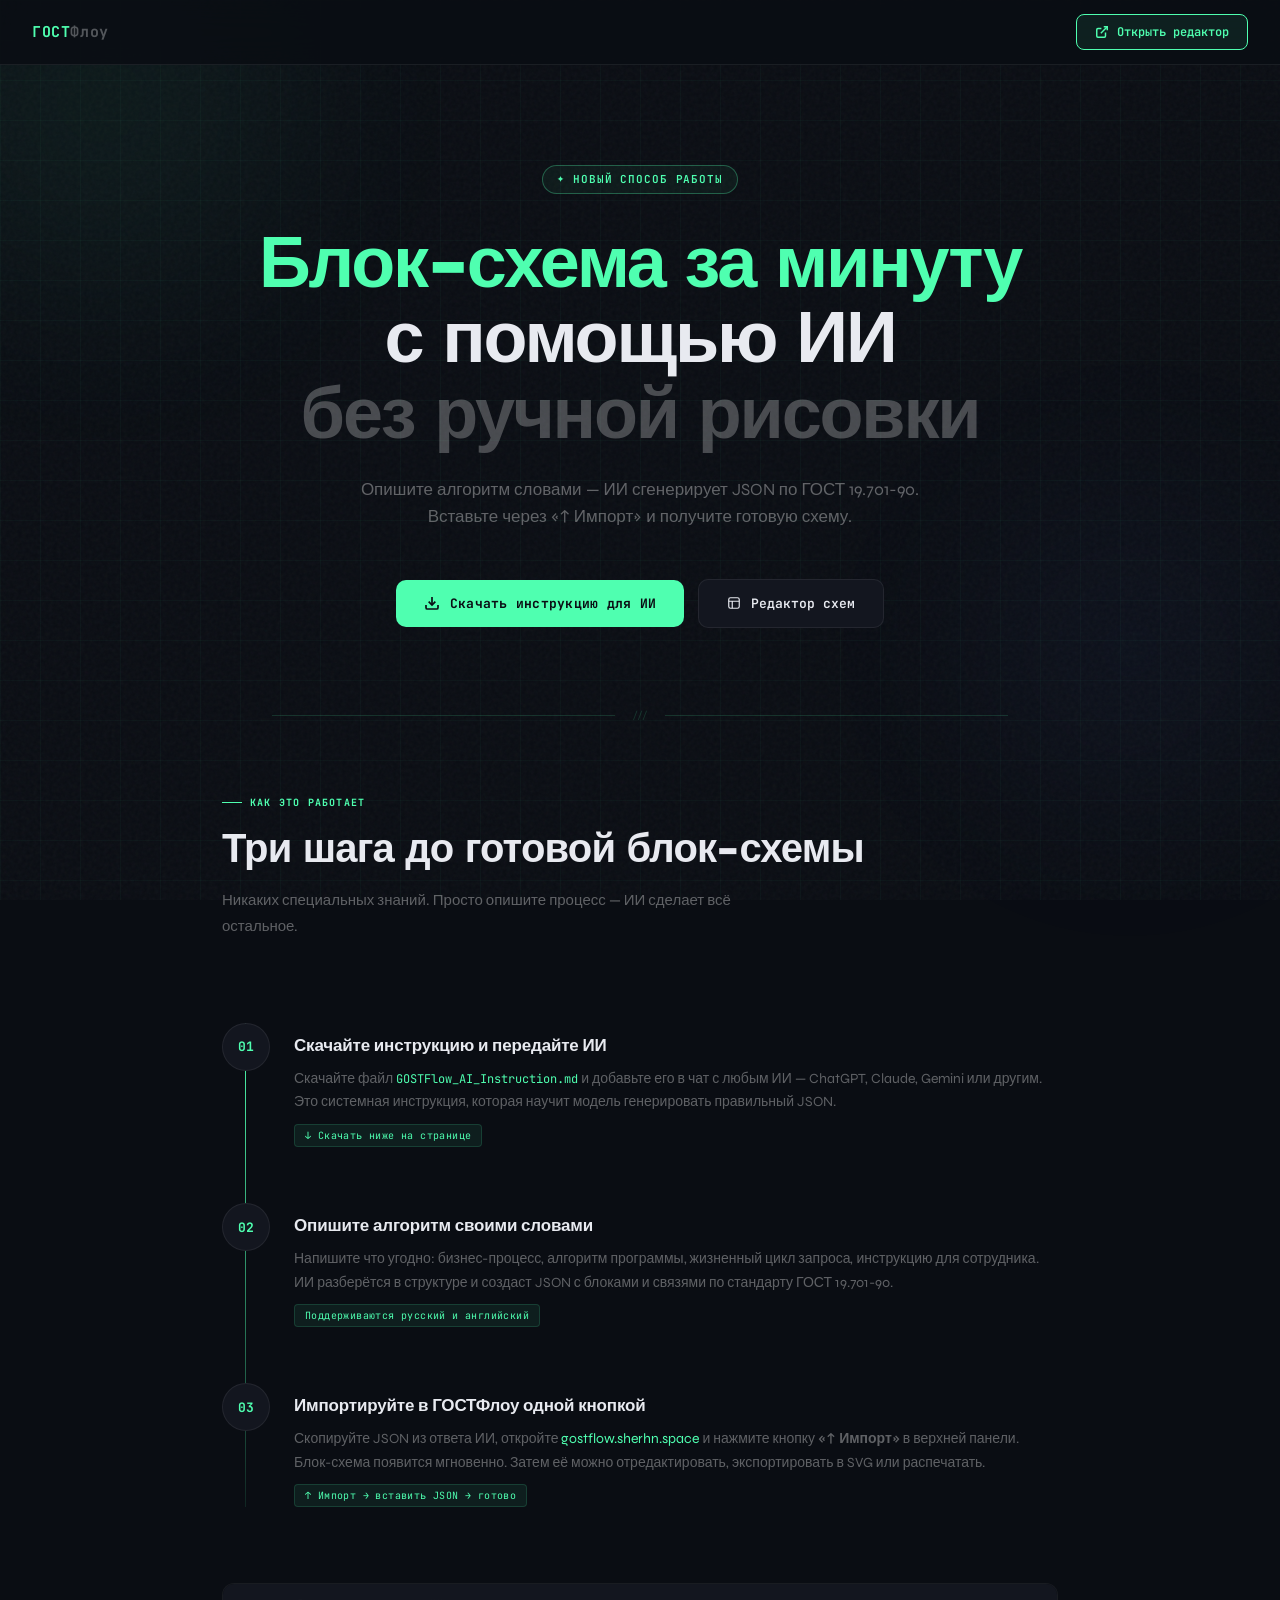
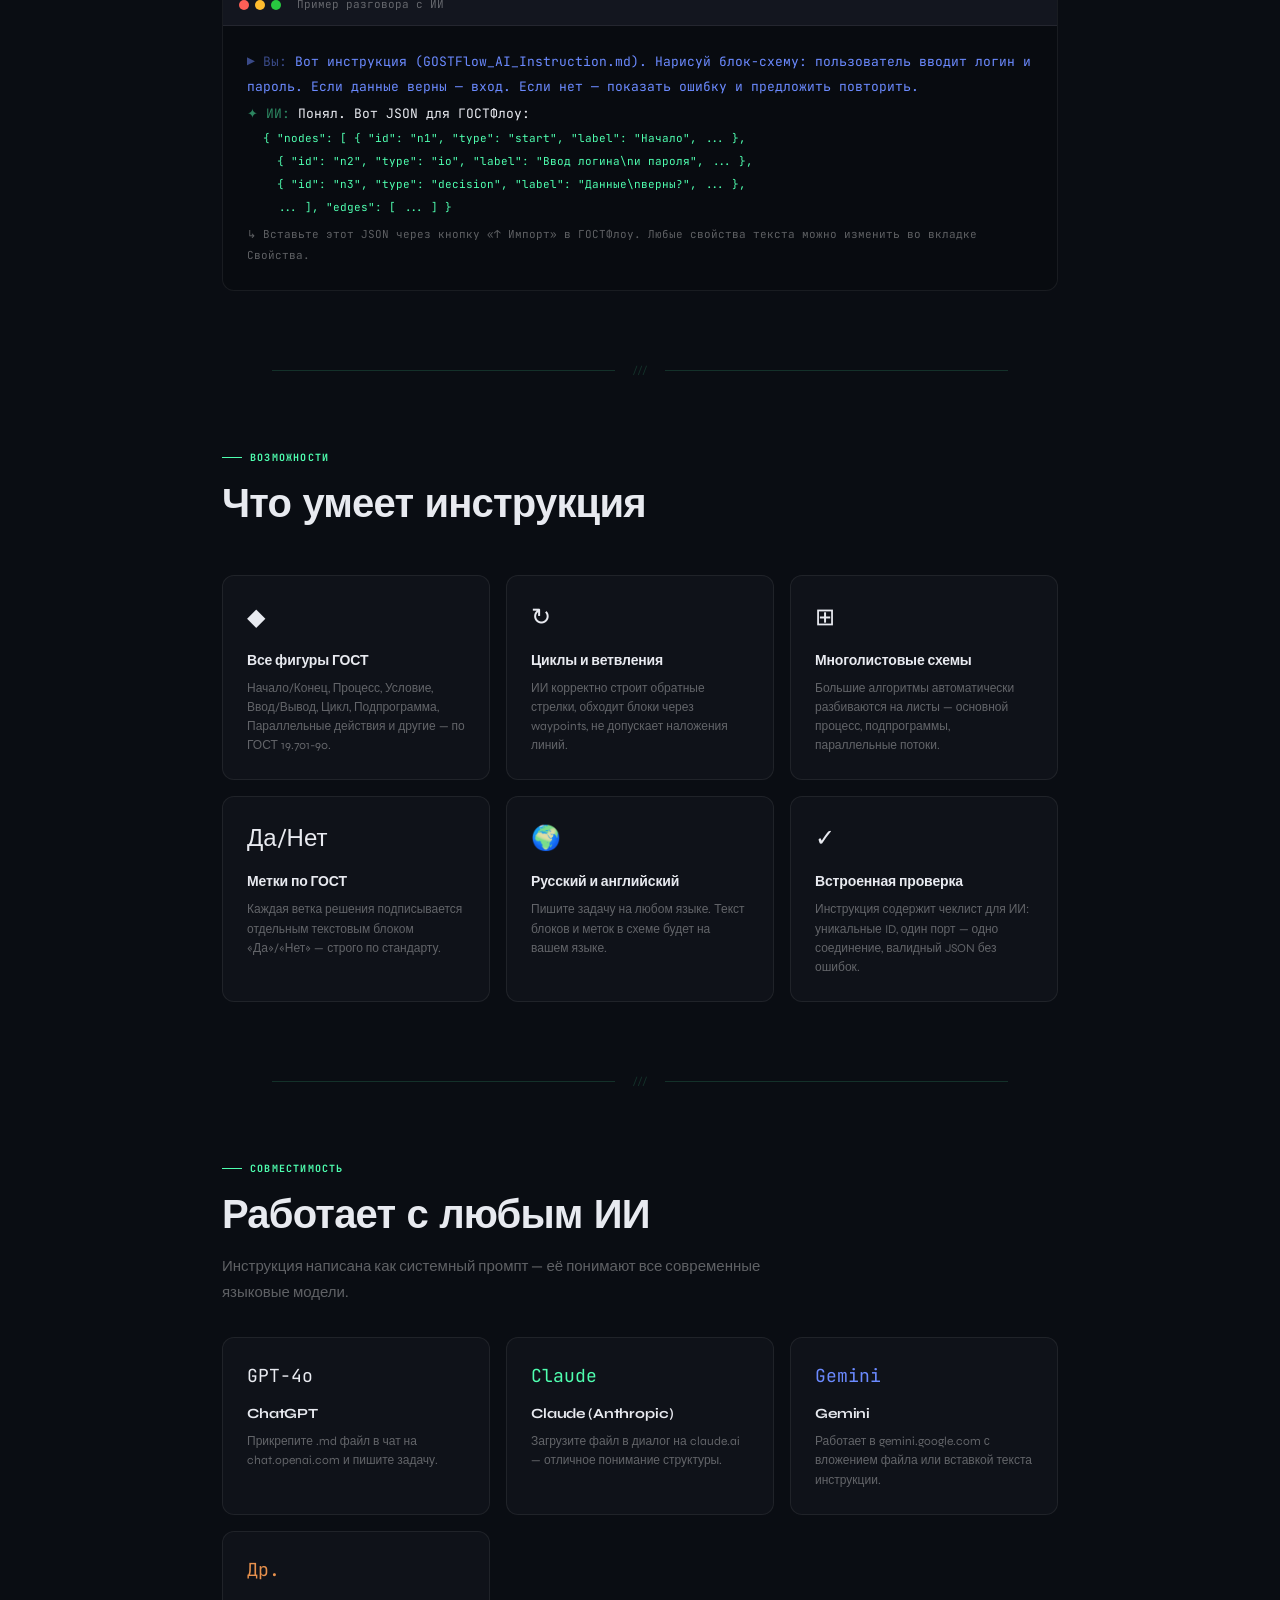
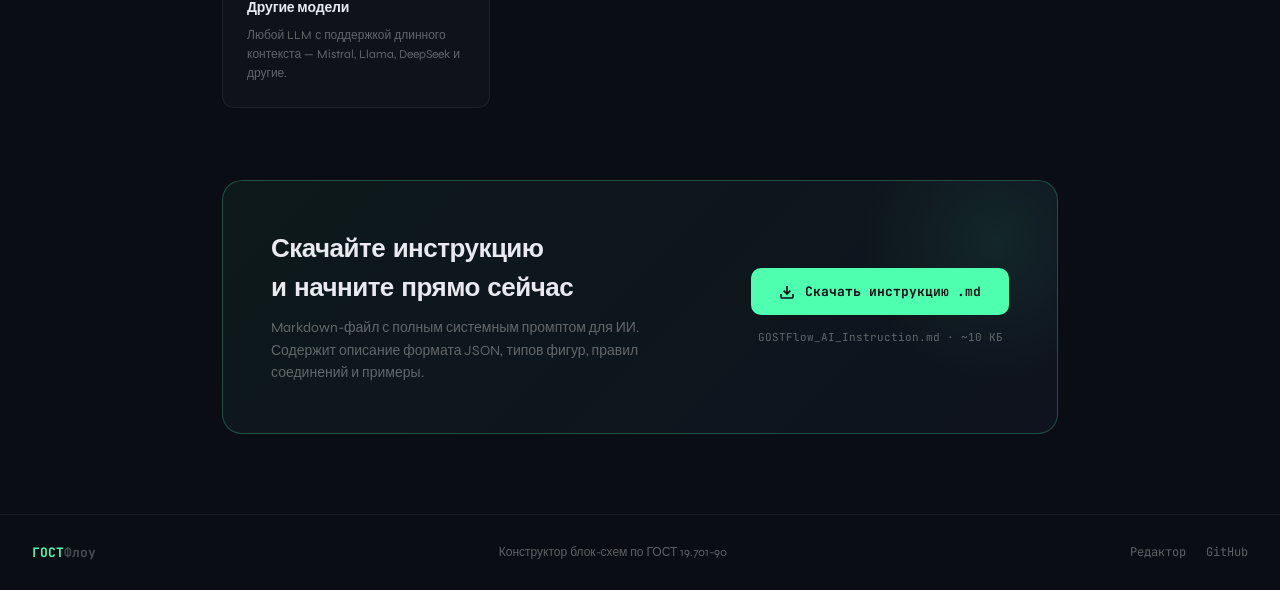
<file: ai-flowchart-guide.html>
<!DOCTYPE html>
<html lang="ru">
<head>
<meta charset="UTF-8">
<meta name="viewport" content="width=device-width, initial-scale=1.0">
<!-- ═══ SEO ═══════════════════════════════════════════════════════════ -->
<title>ГОСТФлоу — Блок-схемы по ГОСТ 19.701-90 с помощью ИИ</title>
<meta name="description" content="Создавайте блок-схемы по ГОСТ 19.701-90 за минуту. Опишите алгоритм словами — ИИ сгенерирует JSON, вставьте в редактор и получите готовую схему. Работает с ChatGPT, Claude, Gemini.">
<meta name="keywords" content="блок-схема по ГОСТ, ГОСТ 19.701-90, создать блок-схему онлайн, генератор блок-схем, блок-схема ИИ, блок-схема ChatGPT, алгоритм блок-схема, редактор блок-схем, GOSTFlow, ГОСТФлоу, блок схема онлайн бесплатно">
<meta name="author" content="ГОСТФлоу">
<meta name="robots" content="index, follow">
<link rel="canonical" href="https://gostflow.sherhn.space/ai-flowchart-guide">
<link rel="alternate" hreflang="ru" href="https://gostflow.sherhn.space/ai-flowchart-guide">

<!-- Open Graph -->
<meta property="og:type" content="website">
<meta property="og:url" content="https://gostflow.sherhn.space/ai-flowchart-guide">
<meta property="og:title" content="ГОСТФлоу — Блок-схемы по ГОСТ 19.701-90 с помощью ИИ">
<meta property="og:description" content="Опишите алгоритм словами — ИИ сгенерирует JSON по ГОСТ 19.701-90. Вставьте в редактор и получите готовую блок-схему за минуту.">
<meta property="og:image" content="https://gostflow.sherhn.space/og-image-guide.png">
<meta property="og:locale" content="ru_RU">

<!-- Twitter Card -->
<meta name="twitter:card" content="summary_large_image">
<meta name="twitter:title" content="ГОСТФлоу — Блок-схемы по ГОСТ с помощью ИИ">
<meta name="twitter:description" content="Опишите алгоритм — ИИ нарисует блок-схему по ГОСТ 19.701-90. Бесплатно, без регистрации.">
<meta name="twitter:image" content="https://gostflow.sherhn.space/og-image-guide.png">

<!-- Structured data -->
<script type="application/ld+json">
{
  "@context": "https://schema.org",
  "@type": "HowTo",
  "name": "Как создать блок-схему по ГОСТ 19.701-90 с помощью ИИ",
  "description": "Пошаговая инструкция: скачайте системный промпт, опишите алгоритм любому ИИ, вставьте JSON в редактор ГОСТФлоу и получите готовую блок-схему.",
  "step": [
    {
      "@type": "HowToStep",
      "name": "Скачайте инструкцию для ИИ",
      "text": "Скачайте файл GOSTFlow_AI_Instruction.md и добавьте его в чат с любым ИИ — ChatGPT, Claude, Gemini."
    },
    {
      "@type": "HowToStep",
      "name": "Опишите алгоритм своими словами",
      "text": "Напишите бизнес-процесс, алгоритм программы или любую инструкцию. ИИ создаст JSON с блоками и связями по ГОСТ 19.701-90."
    },
    {
      "@type": "HowToStep",
      "name": "Импортируйте в ГОСТФлоу",
      "text": "Скопируйте JSON, откройте gostflow.sherhn.space, нажмите «↑ Импорт» — блок-схема появится мгновенно."
    }
  ],
  "tool": {
    "@type": "HowToTool",
    "name": "ГОСТФлоу",
    "url": "https://gostflow.sherhn.space"
  }
}
</script>
<!-- ════════════════════════════════════════════════════════════════════ -->

<link rel="preconnect" href="https://fonts.googleapis.com">
<link href="https://fonts.googleapis.com/css2?family=JetBrains+Mono:wght@400;600;700&family=Syne:wght@400;600;700;800&display=swap" rel="stylesheet">
<link rel="stylesheet" href="styles.css">
<!-- Основной ICO (для Яндекса и старых браузеров) -->
<link rel="icon" href="https://gostflow.sherhn.space/images/favicon.ico" sizes="16x16 32x32 48x48">

<!-- SVG (для современных браузеров) -->
<link rel="icon" type="image/svg+xml" href="https://gostflow.sherhn.space/images/favicon.svg">

<!-- Apple devices -->
<link rel="apple-touch-icon" href="/images/apple-touch-icon.png">

<!-- Android / PWA -->
<link rel="icon" type="image/png" sizes="192x192" href="https://gostflow.sherhn.space/images/favicon-192.png">
<link rel="icon" type="image/png" sizes="512x512" href="https://gostflow.sherhn.space/images/favicon-512.png">
<style>
  :root {
    --accent: #4fffb0;
    --accent2: #6b8aff;
    --accent3: #ff6b8a;
    --bg: #0a0d13;
    --surface: #0f1219;
    --panel: #13161f;
    --border: rgba(255,255,255,0.07);
    --text: #e8eaf0;
    --muted: rgba(255,255,255,0.35);
  }

  * { margin: 0; padding: 0; box-sizing: border-box; }

  body {
    background: var(--bg);
    color: var(--text);
    font-family: 'Syne', sans-serif;
    min-height: 100vh;
    overflow-x: hidden;
  }

  /* ─── NOISE OVERLAY ─── */
  body::before {
    content: '';
    position: fixed;
    inset: 0;
    background-image: url("data:image/svg+xml,%3Csvg viewBox='0 0 256 256' xmlns='http://www.w3.org/2000/svg'%3E%3Cfilter id='noise'%3E%3CfeTurbulence type='fractalNoise' baseFrequency='0.9' numOctaves='4' stitchTiles='stitch'/%3E%3C/filter%3E%3Crect width='100%25' height='100%25' filter='url(%23noise)' opacity='0.04'/%3E%3C/svg%3E");
    pointer-events: none;
    z-index: 0;
  }

  /* ─── GRID BG ─── */
  .grid-bg {
    position: fixed;
    inset: 0;
    background-image:
      linear-gradient(rgba(79,255,176,0.03) 1px, transparent 1px),
      linear-gradient(90deg, rgba(79,255,176,0.03) 1px, transparent 1px);
    background-size: 40px 40px;
    pointer-events: none;
    z-index: 0;
  }

  /* ─── HEADER ─── */
  header {
    position: sticky;
    top: 0;
    z-index: 100;
    display: flex;
    align-items: center;
    justify-content: space-between;
    padding: 14px 32px;
    background: rgba(10,13,19,0.85);
    backdrop-filter: blur(16px);
    border-bottom: 1px solid var(--border);
  }

  .logo {
    font-family: 'JetBrains Mono', monospace;
    font-weight: 700;
    font-size: 15px;
    color: var(--accent);
    letter-spacing: 0.04em;
    text-decoration: none;
  }
  .logo span { color: rgba(255,255,255,0.3); }

  .header-btn {
    display: flex;
    align-items: center;
    gap: 8px;
    padding: 8px 18px;
    border-radius: 8px;
    border: 1px solid var(--accent);
    background: rgba(79,255,176,0.08);
    color: var(--accent);
    font-family: 'JetBrains Mono', monospace;
    font-size: 12px;
    font-weight: 600;
    cursor: pointer;
    text-decoration: none;
    transition: all 0.2s;
  }
  .header-btn:hover {
    background: rgba(79,255,176,0.15);
    box-shadow: 0 0 20px rgba(79,255,176,0.2);
  }

  /* ─── MAIN ─── */
  main {
    position: relative;
    z-index: 1;
  }

  /* ─── HERO ─── */
  .hero {
    padding: 100px 32px 80px;
    max-width: 900px;
    margin: 0 auto;
    text-align: center;
  }

  .hero-badge {
    display: inline-flex;
    align-items: center;
    gap: 8px;
    padding: 5px 14px;
    border-radius: 100px;
    border: 1px solid rgba(79,255,176,0.3);
    background: rgba(79,255,176,0.05);
    font-family: 'JetBrains Mono', monospace;
    font-size: 11px;
    font-weight: 600;
    color: var(--accent);
    letter-spacing: 0.08em;
    text-transform: uppercase;
    margin-bottom: 32px;
  }
  .hero-badge::before {
    content: '✦';
    font-size: 8px;
  }

  .hero h1 {
    font-size: clamp(38px, 6vw, 72px);
    font-weight: 800;
    line-height: 1.05;
    letter-spacing: -0.03em;
    margin-bottom: 24px;
  }

  .hero h1 .line-accent { color: var(--accent); }
  .hero h1 .line-muted { color: rgba(255,255,255,0.25); }

  .hero-sub {
    font-size: 17px;
    line-height: 1.6;
    color: var(--muted);
    max-width: 560px;
    margin: 0 auto 48px;
    font-weight: 400;
  }

  .hero-actions {
    display: flex;
    align-items: center;
    justify-content: center;
    gap: 14px;
    flex-wrap: wrap;
  }

  .btn-primary {
    display: inline-flex;
    align-items: center;
    gap: 10px;
    padding: 14px 28px;
    border-radius: 10px;
    background: var(--accent);
    color: #0a0d13;
    font-family: 'JetBrains Mono', monospace;
    font-size: 13px;
    font-weight: 700;
    cursor: pointer;
    border: none;
    text-decoration: none;
    transition: all 0.2s;
    letter-spacing: 0.02em;
  }
  .btn-primary:hover {
    background: #7fffca;
    box-shadow: 0 0 32px rgba(79,255,176,0.4);
    transform: translateY(-1px);
  }

  .btn-secondary {
    display: inline-flex;
    align-items: center;
    gap: 10px;
    padding: 14px 28px;
    border-radius: 10px;
    border: 1px solid var(--border);
    background: var(--panel);
    color: var(--text);
    font-family: 'JetBrains Mono', monospace;
    font-size: 13px;
    font-weight: 600;
    cursor: pointer;
    text-decoration: none;
    transition: all 0.2s;
  }
  .btn-secondary:hover {
    border-color: rgba(79,255,176,0.4);
    color: var(--accent);
  }

  /* ─── DIVIDER ─── */
  .divider {
    display: flex;
    align-items: center;
    gap: 16px;
    max-width: 800px;
    margin: 0 auto;
    padding: 0 32px;
    opacity: 0.15;
  }
  .divider::before, .divider::after {
    content: '';
    flex: 1;
    height: 1px;
    background: var(--accent);
  }
  .divider span {
    font-family: 'JetBrains Mono', monospace;
    font-size: 10px;
    color: var(--accent);
  }

  /* ─── SECTION ─── */
  .section {
    max-width: 900px;
    margin: 0 auto;
    padding: 72px 32px;
  }

  .section-label {
    font-family: 'JetBrains Mono', monospace;
    font-size: 10px;
    font-weight: 700;
    letter-spacing: 0.12em;
    text-transform: uppercase;
    color: var(--accent);
    margin-bottom: 16px;
    display: flex;
    align-items: center;
    gap: 8px;
  }
  .section-label::before {
    content: '';
    display: inline-block;
    width: 20px;
    height: 1px;
    background: var(--accent);
  }

  .section-title {
    font-size: clamp(24px, 3.5vw, 40px);
    font-weight: 800;
    letter-spacing: -0.02em;
    line-height: 1.15;
    margin-bottom: 16px;
  }

  .section-desc {
    font-size: 15px;
    color: var(--muted);
    line-height: 1.7;
    max-width: 580px;
  }

  /* ─── STEPS ─── */
  .steps {
    display: flex;
    flex-direction: column;
    gap: 0;
    margin-top: 56px;
    position: relative;
  }

  .steps::before {
    content: '';
    position: absolute;
    left: 23px;
    top: 28px;
    bottom: 28px;
    width: 1px;
    background: linear-gradient(to bottom, var(--accent), rgba(79,255,176,0.1));
  }

  .step {
    display: grid;
    grid-template-columns: 48px 1fr;
    gap: 24px;
    padding: 28px 0;
    position: relative;
    opacity: 0;
    transform: translateX(-16px);
    transition: opacity 0.5s, transform 0.5s;
  }
  .step.visible { opacity: 1; transform: translateX(0); }

  .step-num {
    width: 48px;
    height: 48px;
    border-radius: 50%;
    background: var(--panel);
    border: 1px solid var(--border);
    display: flex;
    align-items: center;
    justify-content: center;
    font-family: 'JetBrains Mono', monospace;
    font-size: 13px;
    font-weight: 700;
    color: var(--accent);
    flex-shrink: 0;
    position: relative;
    z-index: 1;
  }
  .step:hover .step-num {
    border-color: rgba(79,255,176,0.5);
    box-shadow: 0 0 20px rgba(79,255,176,0.15);
  }

  .step-body { padding-top: 10px; }

  .step-title {
    font-size: 17px;
    font-weight: 700;
    letter-spacing: -0.01em;
    margin-bottom: 8px;
  }

  .step-text {
    font-size: 14px;
    color: var(--muted);
    line-height: 1.7;
  }

  .step-tag {
    display: inline-block;
    margin-top: 10px;
    padding: 3px 10px;
    border-radius: 4px;
    background: rgba(79,255,176,0.07);
    border: 1px solid rgba(79,255,176,0.15);
    font-family: 'JetBrains Mono', monospace;
    font-size: 10px;
    color: var(--accent);
    letter-spacing: 0.04em;
  }

  /* ─── CODE BLOCK ─── */
  .code-demo {
    margin-top: 48px;
    border-radius: 14px;
    border: 1px solid var(--border);
    background: var(--surface);
    overflow: hidden;
  }

  .code-header {
    display: flex;
    align-items: center;
    justify-content: space-between;
    padding: 12px 20px;
    border-bottom: 1px solid var(--border);
    background: var(--panel);
  }

  .code-dots {
    display: flex;
    gap: 6px;
  }
  .code-dots span {
    width: 10px; height: 10px;
    border-radius: 50%;
  }
  .dot-red { background: #ff5f57; }
  .dot-yellow { background: #febc2e; }
  .dot-green { background: #28c840; }

  .code-label {
    font-family: 'JetBrains Mono', monospace;
    font-size: 11px;
    color: var(--muted);
  }

  .code-body {
    padding: 24px;
    font-family: 'JetBrains Mono', monospace;
    font-size: 13px;
    line-height: 1.8;
    overflow-x: auto;
  }

  .code-user { color: var(--accent2); }
  .code-ai { color: var(--text); }
  .code-prompt {
    color: var(--muted);
    font-size: 11px;
    display: block;
    margin-bottom: 4px;
  }
  .code-response {
    color: var(--accent);
    font-size: 11px;
    display: block;
    margin-top: 4px;
  }

  /* ─── CARDS ─── */
  .cards {
    display: grid;
    grid-template-columns: repeat(auto-fit, minmax(220px, 1fr));
    gap: 16px;
    margin-top: 48px;
  }

  .card {
    padding: 24px;
    border-radius: 12px;
    border: 1px solid var(--border);
    background: var(--surface);
    transition: all 0.2s;
    cursor: default;
  }
  .card:hover {
    border-color: rgba(79,255,176,0.2);
    background: var(--panel);
    transform: translateY(-2px);
  }

  .card-icon {
    font-size: 24px;
    margin-bottom: 14px;
    display: block;
  }

  .card-title {
    font-size: 14px;
    font-weight: 700;
    margin-bottom: 8px;
    letter-spacing: -0.01em;
  }

  .card-text {
    font-size: 12px;
    color: var(--muted);
    line-height: 1.6;
  }

  /* ─── DOWNLOAD SECTION ─── */
  .download-block {
    margin: 0 auto 80px;
    max-width: 900px;
    padding: 0 32px;
  }

  .download-card {
    border-radius: 20px;
    border: 1px solid rgba(79,255,176,0.25);
    background: linear-gradient(135deg, rgba(79,255,176,0.05) 0%, rgba(107,138,255,0.05) 100%);
    padding: 48px;
    display: flex;
    align-items: center;
    justify-content: space-between;
    gap: 32px;
    flex-wrap: wrap;
    position: relative;
    overflow: hidden;
  }

  .download-card::before {
    content: '';
    position: absolute;
    top: -80px;
    right: -80px;
    width: 280px;
    height: 280px;
    background: radial-gradient(circle, rgba(79,255,176,0.08) 0%, transparent 70%);
    pointer-events: none;
  }

  .download-info h2 {
    font-size: 26px;
    font-weight: 800;
    letter-spacing: -0.02em;
    margin-bottom: 10px;
  }

  .download-info p {
    font-size: 14px;
    color: var(--muted);
    line-height: 1.6;
    max-width: 400px;
  }

  .download-actions {
    display: flex;
    flex-direction: column;
    gap: 10px;
    flex-shrink: 0;
  }

  .btn-download {
    display: inline-flex;
    align-items: center;
    gap: 10px;
    padding: 14px 28px;
    border-radius: 10px;
    background: var(--accent);
    color: #0a0d13;
    font-family: 'JetBrains Mono', monospace;
    font-size: 13px;
    font-weight: 700;
    cursor: pointer;
    border: none;
    text-decoration: none;
    transition: all 0.2s;
    white-space: nowrap;
  }
  .btn-download:hover {
    background: #7fffca;
    box-shadow: 0 0 28px rgba(79,255,176,0.4);
    transform: translateY(-1px);
  }
  .btn-download svg { flex-shrink: 0; }

  .file-meta {
    font-family: 'JetBrains Mono', monospace;
    font-size: 11px;
    color: var(--muted);
    text-align: center;
    margin-top: 4px;
  }

  /* ─── FOOTER ─── */
  footer {
    border-top: 1px solid var(--border);
    padding: 28px 32px;
    display: flex;
    align-items: center;
    justify-content: space-between;
    gap: 16px;
    flex-wrap: wrap;
    position: relative;
    z-index: 1;
  }

  .footer-logo {
    font-family: 'JetBrains Mono', monospace;
    font-size: 13px;
    font-weight: 700;
    color: var(--accent);
  }
  .footer-logo span { color: rgba(255,255,255,0.25); }

  .footer-text {
    font-size: 12px;
    color: var(--muted);
  }

  footer a {
    color: var(--muted);
    text-decoration: none;
    font-size: 12px;
    font-family: 'JetBrains Mono', monospace;
    transition: color 0.2s;
  }
  footer a:hover { color: var(--accent); }

  /* ─── GLOW BLOBS ─── */
  .blob {
    position: fixed;
    border-radius: 50%;
    pointer-events: none;
    z-index: 0;
    filter: blur(90px);
    opacity: 0.25;
  }
  .blob-1 {
    width: 600px; height: 600px;
    background: radial-gradient(circle, rgba(79,255,176,0.3), transparent 70%);
    top: -200px; left: -200px;
    animation: blobDrift 20s ease-in-out infinite alternate;
  }
  .blob-2 {
    width: 500px; height: 500px;
    background: radial-gradient(circle, rgba(107,138,255,0.25), transparent 70%);
    bottom: 0; right: -100px;
    animation: blobDrift 25s ease-in-out infinite alternate-reverse;
  }
  @keyframes blobDrift {
    from { transform: translate(0, 0) scale(1); }
    to { transform: translate(40px, 30px) scale(1.08); }
  }

  /* ─── TERMINAL DEMO ─── */
  .terminal {
    border-radius: 12px;
    border: 1px solid var(--border);
    background: #080b10;
    overflow: hidden;
    margin-top: 48px;
    font-family: 'JetBrains Mono', monospace;
    font-size: 13px;
    line-height: 1.9;
  }

  .terminal-bar {
    background: var(--panel);
    padding: 10px 16px;
    display: flex;
    align-items: center;
    gap: 8px;
    border-bottom: 1px solid var(--border);
  }

  .terminal-title {
    font-size: 11px;
    color: var(--muted);
    margin-left: 8px;
  }

  .terminal-body {
    padding: 24px;
    display: flex;
    flex-direction: column;
    gap: 2px;
  }

  .t-you { color: var(--accent2); }
  .t-you::before { content: '▶ Вы: '; color: rgba(107,138,255,0.5); }
  .t-ai { color: var(--text); }
  .t-ai::before { content: '✦ ИИ: '; color: rgba(79,255,176,0.5); }
  .t-json { color: var(--accent); margin-left: 16px; font-size: 11px; }
  .t-note { color: var(--muted); font-size: 11px; margin-top: 4px; }

  /* scroll animation */
  .fade-up {
    opacity: 0;
    transform: translateY(24px);
    transition: opacity 0.6s ease, transform 0.6s ease;
  }
  .fade-up.visible {
    opacity: 1;
    transform: translateY(0);
  }

  @media (max-width: 640px) {
    header { padding: 12px 18px; }
    .hero { padding: 60px 18px 48px; }
    .section { padding: 48px 18px; }
    .download-block { padding: 0 18px; }
    .download-card { padding: 28px 20px; }
    footer { padding: 20px 18px; }
    .steps::before { display: none; }
  }
</style>
<script defer src="https://stats.sherhn.space/script.js" data-website-id="15175456-5dc8-4ac6-9582-7a3f617ecb43"></script>
</head>
<body>

<div class="grid-bg"></div>
<div class="blob blob-1"></div>
<div class="blob blob-2"></div>

<!-- HEADER -->
<header>
  <a href="https://gostflow.sherhn.space" class="logo">ГОСТ<span>Флоу</span></a>
  <a href="https://gostflow.sherhn.space" class="header-btn">
    <svg width="14" height="14" viewBox="0 0 24 24" fill="none" stroke="currentColor" stroke-width="2.5"><path d="M18 13v6a2 2 0 0 1-2 2H5a2 2 0 0 1-2-2V8a2 2 0 0 1 2-2h6"/><polyline points="15 3 21 3 21 9"/><line x1="10" y1="14" x2="21" y2="3"/></svg>
    Открыть редактор
  </a>
</header>

<main>

  <!-- HERO -->
  <section class="hero">
    <div class="hero-badge">Новый способ работы</div>
    <h1>
      <span class="line-accent">Блок-схема за минуту</span><br>
      <span>с помощью ИИ</span><br>
      <span class="line-muted">без ручной рисовки</span>
    </h1>
    <p class="hero-sub">
      Опишите алгоритм словами — ИИ сгенерирует JSON по ГОСТ 19.701-90.
      Вставьте через «↑ Импорт» и получите готовую схему.
    </p>
    <div class="hero-actions">
      <a id="downloadBtnHero" href="#" class="btn-primary">
        <svg width="16" height="16" viewBox="0 0 24 24" fill="none" stroke="currentColor" stroke-width="2.5"><path d="M21 15v4a2 2 0 0 1-2 2H5a2 2 0 0 1-2-2v-4"/><polyline points="7 10 12 15 17 10"/><line x1="12" y1="15" x2="12" y2="3"/></svg>
        Скачать инструкцию для ИИ
      </a>
      <a href="https://gostflow.sherhn.space" class="btn-secondary">
        <svg width="14" height="14" viewBox="0 0 24 24" fill="none" stroke="currentColor" stroke-width="2"><rect x="3" y="3" width="18" height="18" rx="3"/><path d="M3 9h18M9 21V9"/></svg>
        Редактор схем
      </a>
    </div>
  </section>

  <div class="divider"><span>///</span></div>

  <!-- HOW IT WORKS -->
  <section class="section">
    <div class="section-label">Как это работает</div>
    <h2 class="section-title">Три шага до готовой блок-схемы</h2>
    <p class="section-desc">Никаких специальных знаний. Просто опишите процесс — ИИ сделает всё остальное.</p>

    <div class="steps">

      <div class="step">
        <div class="step-num">01</div>
        <div class="step-body">
          <div class="step-title">Скачайте инструкцию и передайте ИИ</div>
          <div class="step-text">
            Скачайте файл <code style="color:var(--accent);font-family:'JetBrains Mono',monospace;font-size:12px">GOSTFlow_AI_Instruction.md</code> и добавьте его в чат с любым ИИ — ChatGPT, Claude, Gemini или другим. Это системная инструкция, которая научит модель генерировать правильный JSON.
          </div>
          <span class="step-tag">↓ Скачать ниже на странице</span>
        </div>
      </div>

      <div class="step">
        <div class="step-num">02</div>
        <div class="step-body">
          <div class="step-title">Опишите алгоритм своими словами</div>
          <div class="step-text">
            Напишите что угодно: бизнес-процесс, алгоритм программы, жизненный цикл запроса, инструкцию для сотрудника. ИИ разберётся в структуре и создаст JSON с блоками и связями по стандарту ГОСТ 19.701-90.
          </div>
          <span class="step-tag">Поддерживаются русский и английский</span>
        </div>
      </div>

      <div class="step">
        <div class="step-num">03</div>
        <div class="step-body">
          <div class="step-title">Импортируйте в ГОСТФлоу одной кнопкой</div>
          <div class="step-text">
            Скопируйте JSON из ответа ИИ, откройте <a href="https://gostflow.sherhn.space" style="color:var(--accent);text-decoration:none">gostflow.sherhn.space</a> и нажмите кнопку <strong>«↑ Импорт»</strong> в верхней панели. Блок-схема появится мгновенно. Затем её можно отредактировать, экспортировать в SVG или распечатать.
          </div>
          <span class="step-tag">↑ Импорт → вставить JSON → готово</span>
        </div>
      </div>

    </div>

    <!-- TERMINAL DEMO -->
    <div class="terminal fade-up">
      <div class="terminal-bar">
        <div class="code-dots">
          <span class="dot-red"></span>
          <span class="dot-yellow"></span>
          <span class="dot-green"></span>
        </div>
        <div class="terminal-title">Пример разговора с ИИ</div>
      </div>
      <div class="terminal-body">
        <div class="t-you">Вот инструкция (GOSTFlow_AI_Instruction.md). Нарисуй блок-схему: пользователь вводит логин и пароль. Если данные верны — вход. Если нет — показать ошибку и предложить повторить.</div>
        <div class="t-ai">Понял. Вот JSON для ГОСТФлоу:</div>
        <div class="t-json">{ "nodes": [ { "id": "n1", "type": "start", "label": "Начало", ... },</div>
        <div class="t-json">&nbsp;&nbsp;{ "id": "n2", "type": "io", "label": "Ввод логина\nи пароля", ... },</div>
        <div class="t-json">&nbsp;&nbsp;{ "id": "n3", "type": "decision", "label": "Данные\nверны?", ... },</div>
        <div class="t-json">&nbsp;&nbsp;... ], "edges": [ ... ] }</div>
        <div class="t-note">↳ Вставьте этот JSON через кнопку «↑ Импорт» в ГОСТФлоу. Любые свойства текста можно изменить во вкладке Свойства.</div>
      </div>
    </div>
  </section>

  <div class="divider"><span>///</span></div>

  <!-- FEATURES -->
  <section class="section">
    <div class="section-label">Возможности</div>
    <h2 class="section-title">Что умеет инструкция</h2>

    <div class="cards">
      <div class="card fade-up">
        <span class="card-icon">◆</span>
        <div class="card-title">Все фигуры ГОСТ</div>
        <div class="card-text">Начало/Конец, Процесс, Условие, Ввод/Вывод, Цикл, Подпрограмма, Параллельные действия и другие — по ГОСТ 19.701-90.</div>
      </div>
      <div class="card fade-up">
        <span class="card-icon">↻</span>
        <div class="card-title">Циклы и ветвления</div>
        <div class="card-text">ИИ корректно строит обратные стрелки, обходит блоки через waypoints, не допускает наложения линий.</div>
      </div>
      <div class="card fade-up">
        <span class="card-icon">⊞</span>
        <div class="card-title">Многолистовые схемы</div>
        <div class="card-text">Большие алгоритмы автоматически разбиваются на листы — основной процесс, подпрограммы, параллельные потоки.</div>
      </div>
      <div class="card fade-up">
        <span class="card-icon">Да/Нет</span>
        <div class="card-title">Метки по ГОСТ</div>
        <div class="card-text">Каждая ветка решения подписывается отдельным текстовым блоком «Да»/«Нет» — строго по стандарту.</div>
      </div>
      <div class="card fade-up">
        <span class="card-icon">🌍</span>
        <div class="card-title">Русский и английский</div>
        <div class="card-text">Пишите задачу на любом языке. Текст блоков и меток в схеме будет на вашем языке.</div>
      </div>
      <div class="card fade-up">
        <span class="card-icon">✓</span>
        <div class="card-title">Встроенная проверка</div>
        <div class="card-text">Инструкция содержит чеклист для ИИ: уникальные ID, один порт — одно соединение, валидный JSON без ошибок.</div>
      </div>
    </div>
  </section>

  <div class="divider"><span>///</span></div>

  <!-- AI CHOICE -->
  <section class="section fade-up">
    <div class="section-label">Совместимость</div>
    <h2 class="section-title">Работает с любым ИИ</h2>
    <p class="section-desc">Инструкция написана как системный промпт — её понимают все современные языковые модели.</p>

    <div class="cards" style="margin-top:32px">
      <div class="card">
        <span class="card-icon" style="font-size:18px;font-family:'JetBrains Mono',monospace;color:var(--text)">GPT-4o</span>
        <div class="card-title">ChatGPT</div>
        <div class="card-text">Прикрепите .md файл в чат на chat.openai.com и пишите задачу.</div>
      </div>
      <div class="card">
        <span class="card-icon" style="font-size:18px;font-family:'JetBrains Mono',monospace;color:var(--accent)">Claude</span>
        <div class="card-title">Claude (Anthropic)</div>
        <div class="card-text">Загрузите файл в диалог на claude.ai — отличное понимание структуры.</div>
      </div>
      <div class="card">
        <span class="card-icon" style="font-size:18px;font-family:'JetBrains Mono',monospace;color:var(--accent2)">Gemini</span>
        <div class="card-title">Gemini</div>
        <div class="card-text">Работает в gemini.google.com с вложением файла или вставкой текста инструкции.</div>
      </div>
      <div class="card">
        <span class="card-icon" style="font-size:18px;font-family:'JetBrains Mono',monospace;color:#e8914d">Др.</span>
        <div class="card-title">Другие модели</div>
        <div class="card-text">Любой LLM с поддержкой длинного контекста — Mistral, Llama, DeepSeek и другие.</div>
      </div>
    </div>
  </section>

  <!-- DOWNLOAD -->
  <div class="download-block fade-up">
    <div class="download-card">
      <div class="download-info">
        <h2>Скачайте инструкцию<br>и начните прямо сейчас</h2>
        <p>Markdown-файл с полным системным промптом для ИИ. Содержит описание формата JSON, типов фигур, правил соединений и примеры.</p>
      </div>
      <div class="download-actions">
        <a id="downloadBtnMain" href="#" class="btn-download">
          <svg width="16" height="16" viewBox="0 0 24 24" fill="none" stroke="currentColor" stroke-width="2.5"><path d="M21 15v4a2 2 0 0 1-2 2H5a2 2 0 0 1-2-2v-4"/><polyline points="7 10 12 15 17 10"/><line x1="12" y1="15" x2="12" y2="3"/></svg>
          Скачать инструкцию .md
        </a>
        <div class="file-meta">GOSTFlow_AI_Instruction.md · ~10 КБ</div>
      </div>
    </div>
  </div>

</main>

<footer>
  <div class="footer-logo">ГОСТ<span>Флоу</span></div>
  <div class="footer-text">Конструктор блок-схем по ГОСТ 19.701-90</div>
  <div style="display:flex;gap:20px;align-items:center">
    <a href="https://gostflow.sherhn.space">Редактор</a>
    <a href="https://github.com/sherhn/gostflow" target="_blank">GitHub</a>
  </div>
</footer>

<script>
// ─── INSTRUCTION FILE CONTENT ───
const instructionContent = `# AI Instruction: Generating Flowcharts for GostFlow

## Your Task

The user provides a description of an algorithm or process (text, pseudocode, or code).
You must return a valid JSON that the user will paste into the editor via the **"↑ Import"** button.

Response format — JSON only, no explanations, no markdown code fences.
If the diagram is large — split it into multiple sheets (see "Multiple Sheets" section).

---

## JSON Structure

\`\`\`json
{
  "nodes": [ ...array of blocks... ],
  "edges": [ ...array of connections... ]
}
\`\`\`

---

## Blocks (nodes)

Each block is an object with the following fields:

| Field | Type | Required | Description |
|-------|------|----------|-------------|
| \`id\` | string | ✅ | Unique identifier. Format: \`"n1"\`, \`"n2"\`, ... |
| \`type\` | string | ✅ | Shape type (see below) |
| \`x\` | number | ✅ | X coordinate of the top-left corner (pixels) |
| \`y\` | number | ✅ | Y coordinate of the top-left corner (pixels) |
| \`w\` | number | ✅ | Block width |
| \`h\` | number | ✅ | Block height |
| \`label\` | string | ✅ | Text inside the block. Line break: \`\\n\` |
| \`color\` | string | ✅ | Text color. Default: \`"#000000"\` |
| \`paramA\` | number | ➖ | GOST parameter "a" (80 by default). Used by most shapes |

### Text Wrapping in Labels

The \`label\` field supports manual line breaks via \`\\n\`. Use them whenever the text would visually overflow the shape.

**General guideline:** estimate how many characters fit on one line given the shape's width, and insert \`\\n\` before the text would overflow. You don't need to count precisely — use judgment based on typical character widths and the shape's \`w\` value. When in doubt, wrap earlier rather than later.

Approximate single-line capacity at default widths (rough estimates, depends on character mix):
- \`process\`, \`io\`, \`decision\`, \`prepare\`, \`loop_start\`, \`loop_end\`, \`subprogram\` (w=120) — about 14–16 characters per line
- \`start\` (w=120, h=40) — about 16–18 characters; keep to 1 line if possible
- \`comment\` (w=60) — about 7–8 characters per line
- \`parallel\` (w=120, h=16) — very short, 1 line only

If a label requires more than 2–3 lines, consider shortening the text or increasing \`h\` proportionally (add ~20px per extra line).

### Shape Types and Default Sizes

| \`type\` | Name | Shape | w | h | paramA |
|--------|------|-------|---|---|--------|
| \`start\` | Start/End | Rounded rectangle (stadium) | 120 | 40 | 80 |
| \`process\` | Process | Rectangle | 120 | 80 | 80 |
| \`decision\` | Decision | Diamond | 120 | 80 | 80 |
| \`io\` | Input/Output | Parallelogram | 120 | 80 | 80 |
| \`connector\` | Connector | Circle | 40 | 40 | 80 |
| \`prepare\` | Preparation | Hexagon | 120 | 80 | 80 |
| \`loop_start\` | Loop Start | Pentagon (notch at bottom) | 120 | 80 | 80 |
| \`loop_end\` | Loop End | Pentagon (notch at top) | 120 | 80 | 80 |
| \`subprogram\` | Subroutine | Rectangle with double side bars | 120 | 80 | 80 |
| \`parallel\` | Parallel Actions | Two horizontal lines | 120 | 16 | 80 |
| \`comment\` | Comment | Bracket [ | 60 | 80 | 80 |
| \`text\` | Text | Invisible label | 120 | 30 | — |
| \`custom\` | Custom Shape | Polygon | any | any | — |

> Do not change \`w\` and \`h\` unless necessary. Use the values from the table above.

---

## Ports — Connection Points

Each shape has 4 ports (exceptions below):

| Port ID | Position |
|---------|----------|
| \`"t"\` | Top — center of the top side |
| \`"b"\` | Bottom — center of the bottom side |
| \`"l"\` | Left — center of the left side |
| \`"r"\` | Right — center of the right side |

**Exceptions:**

- \`parallel\` — ports \`"tline"\` and \`"bline"\` (top and bottom lines)
- \`comment\` — ports \`"t"\`, \`"b"\`, \`"l"\` only (three ports, on the bracket's vertical bar)
- \`text\` — no ports; connections are not supported
- \`connector\` — standard 4 ports, but small size (w=h=40)

### ⚠️ ONE CONNECTION PER PORT RULE

**One line out of a port. One line into a port. No exceptions.**

Check every port before adding a connection. If a port is already occupied — use a different free port on that block, or add an intermediate \`connector\` block.

---

## Connections (edges)

Each connection is an object:

\`\`\`json
{
  "id": "e1",
  "from": "n1",
  "to": "n2",
  "fromPort": "b",
  "toPort": "t",
  "label": "",
  "lineStyle": "solid",
  "arrowEnd": "end"
}
\`\`\`

| Field | Type | Required | Description |
|-------|------|----------|-------------|
| \`id\` | string | ✅ | Unique ID. Format: \`"e1"\`, \`"e2"\`, ... |
| \`from\` | string | ✅ | Source block ID |
| \`to\` | string | ✅ | Target block ID |
| \`fromPort\` | string | ✅ | Port on the source block |
| \`toPort\` | string | ✅ | Port on the target block |
| \`label\` | string | ➖ | Connection label (e.g. \`"Yes"\`, \`"No"\`) |
| \`lineStyle\` | string | ➖ | \`"solid"\` (default), \`"dashed"\`, \`"chain"\` |
| \`arrowEnd\` | string | ➖ | \`"end"\` (arrow, default) or \`"none"\` |
| \`customWaypoints\` | array | ➖ | Waypoints for a hand-drawn path (see below) |

### Two Types of Connections

#### 1. Standard Connection (simple, straight)

Use when the path between two adjacent blocks is direct and does not cross other objects.

\`\`\`json
{
  "id": "e1",
  "from": "n1",
  "to": "n2",
  "fromPort": "b",
  "toPort": "t",
  "label": ""
}
\`\`\`

#### 2. Hand-Drawn Path (customWaypoints)

**Use for all non-trivial connections:** loops (going back up), paths around blocks, connections spanning multiple levels.

\`\`\`json
{
  "id": "e5",
  "from": "n4",
  "to": "n2",
  "fromPort": "r",
  "toPort": "r",
  "label": "",
  "customWaypoints": [
    [560, 380],
    [620, 380],
    [620, 200],
    [560, 200],
    [240, 200]
  ]
}
\`\`\`

**When you MUST use \`customWaypoints\`:**
- The connection goes backward (bottom to top, right to left)
- The path needs to go around other blocks
- Two lines might merge or overlap
- A connection from a \`decision\` block (\`r\` or \`l\` port) returns upward in the diagram

---

## GOST Decision Branch Labels (Да/Нет)

According to GOST 19.701-90, every outgoing branch of a \`decision\` block **must** be labelled with the condition result directly on the diagram — as a separate \`text\` block placed near the corresponding port of the diamond.

For **every** \`decision\` block, create one \`text\` node per outgoing branch.

Use the language of the user's prompt:
- Russian: **"Да"** / **"Нет"**
- English: **"Yes"** / **"No"**

---

## Block Placement Rules

1. **Start at coordinate (100, 40)** — leave a margin from the edge.
2. **Vertical gap** between blocks: \`block_h + 60\` pixels (minimum 140px center-to-center for large blocks).
3. **Horizontal offset** for parallel branches: at least \`w + 80\`.
4. Blocks in the same vertical flow should be **aligned by X**.
5. \`decision\` blocks spawn branches: one goes down (\`b\`), the other goes sideways (\`r\` or \`l\`).

---

## Multiple Sheets (for large diagrams)

If the diagram contains more than ~15 blocks, split it into multiple JSON files.

In that case, return the user multiple JSONs and the following instruction:

> "Import the first JSON on Sheet 1. Then click \`+\` next to the sheet tabs at the bottom of the screen, create Sheet 2, and import the second JSON. Repeat for each sheet."

---

## Response Language

**Always respond in the same language the user used in their prompt.** JSON field names always stay in English.

---

## Pre-Delivery Checklist

Before returning the JSON, verify:

- [ ] Every block has a unique \`id\`
- [ ] Every connection has a unique \`id\`
- [ ] No port is used more than once across all connections
- [ ] All \`from\` and \`to\` values reference existing block \`id\`s
- [ ] \`customWaypoints\` paths start exactly at the \`fromPort\` coordinates
- [ ] No path passes through any block
- [ ] No lines overlap each other
- [ ] There is exactly one \`start\` block at the beginning and one at the end with \`label: "End"\`
- [ ] Every \`decision\` block has a \`text\` label node for each outgoing branch
- [ ] The JSON is valid (no trailing commas, no unclosed brackets)

---

## Post-Delivery Message

After returning the JSON, always add a short note in the user's language mentioning the **Properties** tab for text customization.

---

## Full Example

Algorithm: *"Input a number N. If N > 0 — print 'positive'. If N < 0 — print 'negative'. Otherwise — print 'zero'. End."*

\`\`\`json
{
  "nodes": [
    { "id": "n1", "type": "start",    "x": 200, "y": 40,  "w": 120, "h": 40, "label": "Start",             "color": "#000000", "paramA": 80 },
    { "id": "n2", "type": "io",       "x": 200, "y": 140, "w": 120, "h": 80, "label": "Input: N",          "color": "#000000", "paramA": 80 },
    { "id": "n3", "type": "decision", "x": 200, "y": 280, "w": 120, "h": 80, "label": "N > 0?",            "color": "#000000", "paramA": 80 },
    { "id": "t1", "type": "text",     "x": 324, "y": 325, "w": 40,  "h": 30, "label": "Yes",               "color": "#000000" },
    { "id": "t2", "type": "text",     "x": 264, "y": 364, "w": 40,  "h": 30, "label": "No",                "color": "#000000" },
    { "id": "n4", "type": "io",       "x": 400, "y": 310, "w": 120, "h": 80, "label": "Print 'positive'",  "color": "#000000", "paramA": 80 },
    { "id": "n5", "type": "decision", "x": 200, "y": 420, "w": 120, "h": 80, "label": "N < 0?",            "color": "#000000", "paramA": 80 },
    { "id": "t3", "type": "text",     "x": 324, "y": 465, "w": 40,  "h": 30, "label": "Yes",               "color": "#000000" },
    { "id": "t4", "type": "text",     "x": 264, "y": 504, "w": 40,  "h": 30, "label": "No",                "color": "#000000" },
    { "id": "n6", "type": "io",       "x": 400, "y": 450, "w": 120, "h": 80, "label": "Print 'negative'",  "color": "#000000", "paramA": 80 },
    { "id": "n7", "type": "io",       "x": 200, "y": 560, "w": 120, "h": 80, "label": "Print 'zero'",      "color": "#000000", "paramA": 80 },
    { "id": "n8", "type": "start",    "x": 200, "y": 700, "w": 120, "h": 40, "label": "End",               "color": "#000000", "paramA": 80 }
  ],
  "edges": [
    { "id": "e1", "from": "n1", "to": "n2", "fromPort": "b", "toPort": "t", "label": "" },
    { "id": "e2", "from": "n2", "to": "n3", "fromPort": "b", "toPort": "t", "label": "" },
    { "id": "e3", "from": "n3", "to": "n4", "fromPort": "r", "toPort": "l", "label": "", "customWaypoints": [[320, 320], [400, 320], [400, 350]] },
    { "id": "e4", "from": "n3", "to": "n5", "fromPort": "b", "toPort": "t", "label": "" },
    { "id": "e5", "from": "n5", "to": "n6", "fromPort": "r", "toPort": "l", "label": "", "customWaypoints": [[320, 460], [400, 460], [400, 490]] },
    { "id": "e6", "from": "n5", "to": "n7", "fromPort": "b", "toPort": "t", "label": "" },
    { "id": "e7", "from": "n4", "to": "n8", "fromPort": "b", "toPort": "r", "label": "", "customWaypoints": [[460, 390], [460, 720], [320, 720]] },
    { "id": "e8", "from": "n6", "to": "n8", "fromPort": "b", "toPort": "r", "label": "", "customWaypoints": [[460, 530], [480, 530], [480, 730], [320, 730]] },
    { "id": "e9", "from": "n7", "to": "n8", "fromPort": "b", "toPort": "t", "label": "" }
  ]
}
\`\`\`
`;

function downloadInstruction() {
  const blob = new Blob([instructionContent], { type: 'text/markdown;charset=utf-8' });
  const url = URL.createObjectURL(blob);
  const a = document.createElement('a');
  a.href = url;
  a.download = 'GOSTFlow_AI_Instruction.md';
  document.body.appendChild(a);
  a.click();
  document.body.removeChild(a);
  URL.revokeObjectURL(url);
}

document.getElementById('downloadBtnHero').addEventListener('click', (e) => {
  e.preventDefault();
  downloadInstruction();
});
document.getElementById('downloadBtnMain').addEventListener('click', (e) => {
  e.preventDefault();
  downloadInstruction();
});

// ─── SCROLL ANIMATIONS ───
const observer = new IntersectionObserver((entries) => {
  entries.forEach(entry => {
    if (entry.isIntersecting) {
      entry.target.classList.add('visible');
    }
  });
}, { threshold: 0.1 });

document.querySelectorAll('.fade-up, .step').forEach(el => observer.observe(el));

// stagger steps
document.querySelectorAll('.step').forEach((el, i) => {
  el.style.transitionDelay = `${i * 0.12}s`;
});
</script>
</body>
</html>
</file>
<file: styles.css>
/* Generated by CSS Extractor — Tailwind v3 */
/* Generated: 2026-05-15T09:05:08.073Z */
/* Rules: 492 */

*, ::before, ::after { --tw-border-spacing-x: 0; --tw-border-spacing-y: 0; --tw-translate-x: 0; --tw-translate-y: 0; --tw-rotate: 0; --tw-skew-x: 0; --tw-skew-y: 0; --tw-scale-x: 1; --tw-scale-y: 1; --tw-pan-x: ; --tw-pan-y: ; --tw-pinch-zoom: ; --tw-scroll-snap-strictness: proximity; --tw-gradient-from-position: ; --tw-gradient-via-position: ; --tw-gradient-to-position: ; --tw-ordinal: ; --tw-slashed-zero: ; --tw-numeric-figure: ; --tw-numeric-spacing: ; --tw-numeric-fraction: ; --tw-ring-inset: ; --tw-ring-offset-width: 0px; --tw-ring-offset-color: #fff; --tw-ring-color: rgb(59 130 246 / 0.5); --tw-ring-offset-shadow: 0 0 #0000; --tw-ring-shadow: 0 0 #0000; --tw-shadow: 0 0 #0000; --tw-shadow-colored: 0 0 #0000; --tw-blur: ; --tw-brightness: ; --tw-contrast: ; --tw-grayscale: ; --tw-hue-rotate: ; --tw-invert: ; --tw-saturate: ; --tw-sepia: ; --tw-drop-shadow: ; --tw-backdrop-blur: ; --tw-backdrop-brightness: ; --tw-backdrop-contrast: ; --tw-backdrop-grayscale: ; --tw-backdrop-hue-rotate: ; --tw-backdrop-invert: ; --tw-backdrop-opacity: ; --tw-backdrop-saturate: ; --tw-backdrop-sepia: ; --tw-contain-size: ; --tw-contain-layout: ; --tw-contain-paint: ; --tw-contain-style: ; }

::backdrop { --tw-border-spacing-x: 0; --tw-border-spacing-y: 0; --tw-translate-x: 0; --tw-translate-y: 0; --tw-rotate: 0; --tw-skew-x: 0; --tw-skew-y: 0; --tw-scale-x: 1; --tw-scale-y: 1; --tw-pan-x: ; --tw-pan-y: ; --tw-pinch-zoom: ; --tw-scroll-snap-strictness: proximity; --tw-gradient-from-position: ; --tw-gradient-via-position: ; --tw-gradient-to-position: ; --tw-ordinal: ; --tw-slashed-zero: ; --tw-numeric-figure: ; --tw-numeric-spacing: ; --tw-numeric-fraction: ; --tw-ring-inset: ; --tw-ring-offset-width: 0px; --tw-ring-offset-color: #fff; --tw-ring-color: rgb(59 130 246 / 0.5); --tw-ring-offset-shadow: 0 0 #0000; --tw-ring-shadow: 0 0 #0000; --tw-shadow: 0 0 #0000; --tw-shadow-colored: 0 0 #0000; --tw-blur: ; --tw-brightness: ; --tw-contrast: ; --tw-grayscale: ; --tw-hue-rotate: ; --tw-invert: ; --tw-saturate: ; --tw-sepia: ; --tw-drop-shadow: ; --tw-backdrop-blur: ; --tw-backdrop-brightness: ; --tw-backdrop-contrast: ; --tw-backdrop-grayscale: ; --tw-backdrop-hue-rotate: ; --tw-backdrop-invert: ; --tw-backdrop-opacity: ; --tw-backdrop-saturate: ; --tw-backdrop-sepia: ; --tw-contain-size: ; --tw-contain-layout: ; --tw-contain-paint: ; --tw-contain-style: ; }

*, ::after, ::before { box-sizing: border-box; border-width: 0px; border-style: solid; border-color: rgb(229, 231, 235); }

::after, ::before { --tw-content: ''; }

:host, html { line-height: 1.5; text-size-adjust: 100%; tab-size: 4; font-family: ui-sans-serif, system-ui, sans-serif, "Apple Color Emoji", "Segoe UI Emoji", "Segoe UI Symbol", "Noto Color Emoji"; font-feature-settings: normal; font-variation-settings: normal; -webkit-tap-highlight-color: transparent; }

body { margin: 0px; line-height: inherit; }

hr { height: 0px; color: inherit; border-top-width: 1px; }

abbr:where([title]) { text-decoration: underline dotted; }

h1, h2, h3, h4, h5, h6 { font-size: inherit; font-weight: inherit; }

a { color: inherit; text-decoration: inherit; }

b, strong { font-weight: bolder; }

code, kbd, pre, samp { font-family: "JetBrains Mono", monospace; font-feature-settings: normal; font-variation-settings: normal; font-size: 1em; }

small { font-size: 80%; }

sub, sup { font-size: 75%; line-height: 0; position: relative; vertical-align: baseline; }

sub { bottom: -0.25em; }

sup { top: -0.5em; }

table { text-indent: 0px; border-color: inherit; border-collapse: collapse; }

button, input, optgroup, select, textarea { font-family: inherit; font-feature-settings: inherit; font-variation-settings: inherit; font-size: 100%; font-weight: inherit; line-height: inherit; letter-spacing: inherit; color: inherit; margin: 0px; padding: 0px; }

button, select { text-transform: none; }

button, input:where([type="button"]), input:where([type="reset"]), input:where([type="submit"]) { appearance: button; background-color: transparent; background-image: none; }

progress { vertical-align: baseline; }

::-webkit-inner-spin-button, ::-webkit-outer-spin-button { height: auto; }

[type="search"] { appearance: textfield; outline-offset: -2px; }

::-webkit-search-decoration { appearance: none; }

::-webkit-file-upload-button { appearance: button; font: inherit; }

summary { display: list-item; }

blockquote, dd, dl, figure, h1, h2, h3, h4, h5, h6, hr, p, pre { margin: 0px; }

fieldset { margin: 0px; padding: 0px; }

legend { padding: 0px; }

menu, ol, ul { list-style: none; margin: 0px; padding: 0px; }

dialog { padding: 0px; }

textarea { resize: vertical; }

input::placeholder, textarea::placeholder { opacity: 1; color: rgb(156, 163, 175); }

[role="button"], button { cursor: pointer; }

:disabled { cursor: default; }

audio, canvas, embed, iframe, img, object, svg, video { display: block; vertical-align: middle; }

img, video { max-width: 100%; height: auto; }

[hidden]:where(:not([hidden="until-found"])) { display: none; }

.pointer-events-none { pointer-events: none; }

.fixed { position: fixed; }

.absolute { position: absolute; }

.relative { position: relative; }

.inset-0 { inset: 0px; }

.bottom-2 { bottom: 0.5rem; }

.right-2 { right: 0.5rem; }

.z-40 { z-index: 40; }

.z-50 { z-index: 50; }

.z-\[1000\] { z-index: 1000; }

.z-\[9999\] { z-index: 9999; }

.mb-1 { margin-bottom: 0.25rem; }

.mb-1\.5 { margin-bottom: 0.375rem; }

.mb-2 { margin-bottom: 0.5rem; }

.mb-2\.5 { margin-bottom: 0.625rem; }

.mb-3 { margin-bottom: 0.75rem; }

.mb-4 { margin-bottom: 1rem; }

.ml-1 { margin-left: 0.25rem; }

.ml-auto { margin-left: auto; }

.mt-1 { margin-top: 0.25rem; }

.mt-1\.5 { margin-top: 0.375rem; }

.mt-2 { margin-top: 0.5rem; }

.mt-3\.5 { margin-top: 0.875rem; }

.block { display: block; }

.flex { display: flex; }

.hidden { display: none; }

.h-4 { height: 1rem; }

.h-48 { height: 12rem; }

.h-5 { height: 1.25rem; }

.h-\[18px\] { height: 18px; }

.h-full { height: 100%; }

.h-screen { height: 100vh; }

.w-16 { width: 4rem; }

.w-4 { width: 1rem; }

.w-48 { width: 12rem; }

.w-56 { width: 14rem; }

.w-7 { width: 1.75rem; }

.w-\[18px\] { width: 18px; }

.w-full { width: 100%; }

.min-w-\[360px\] { min-width: 360px; }

.max-w-\[90vw\] { max-width: 90vw; }

.flex-1 { flex: 1 1 0%; }

.flex-shrink-0 { flex-shrink: 0; }

.rotate-45 { --tw-rotate: 45deg; transform: translate(var(--tw-translate-x), var(--tw-translate-y)) rotate(var(--tw-rotate)) skewX(var(--tw-skew-x)) skewY(var(--tw-skew-y)) scaleX(var(--tw-scale-x)) scaleY(var(--tw-scale-y)); }

.cursor-grab { cursor: grab; }

.cursor-pointer { cursor: pointer; }

.select-none { user-select: none; }

.resize-none { resize: none; }

.resize-y { resize: vertical; }

.flex-col { flex-direction: column; }

.flex-wrap { flex-wrap: wrap; }

.items-end { align-items: flex-end; }

.items-center { align-items: center; }

.justify-end { justify-content: flex-end; }

.justify-center { justify-content: center; }

.justify-between { justify-content: space-between; }

.gap-0 { gap: 0px; }

.gap-1 { gap: 0.25rem; }

.gap-1\.5 { gap: 0.375rem; }

.gap-2 { gap: 0.5rem; }

.gap-2\.5 { gap: 0.625rem; }

.gap-3 { gap: 0.75rem; }

.gap-4 { gap: 1rem; }

.gap-5 { gap: 1.25rem; }

.self-center { align-self: center; }

.overflow-hidden { overflow: hidden; }

.overflow-x-auto { overflow-x: auto; }

.overflow-y-auto { overflow-y: auto; }

.rounded { border-radius: 0.25rem; }

.rounded-\[5px\] { border-radius: 5px; }

.rounded-full { border-radius: 9999px; }

.rounded-lg { border-radius: 0.5rem; }

.rounded-md { border-radius: 0.375rem; }

.rounded-sm { border-radius: 0.125rem; }

.rounded-xl { border-radius: 0.75rem; }

.border { border-width: 1px; }

.border-2 { border-width: 2px; }

.border-\[1\.5px\] { border-width: 1.5px; }

.border-b { border-bottom-width: 1px; }

.border-b-2 { border-bottom-width: 2px; }

.border-l { border-left-width: 1px; }

.border-r { border-right-width: 1px; }

.border-t { border-top-width: 1px; }

.border-accent { --tw-border-opacity: 1; border-color: rgb(79 255 176 / var(--tw-border-opacity, 1)); }

.border-accent2 { --tw-border-opacity: 1; border-color: rgb(255 107 107 / var(--tw-border-opacity, 1)); }

.border-accent3 { --tw-border-opacity: 1; border-color: rgb(107 138 255 / var(--tw-border-opacity, 1)); }

.border-light-border { --tw-border-opacity: 1; border-color: rgb(221 225 236 / var(--tw-border-opacity, 1)); }

.border-transparent { border-color: transparent; }

.border-violet-400 { --tw-border-opacity: 1; border-color: rgb(167 139 250 / var(--tw-border-opacity, 1)); }

.bg-accent { --tw-bg-opacity: 1; background-color: rgb(79 255 176 / var(--tw-bg-opacity, 1)); }

.bg-black\/70 { background-color: rgba(0, 0, 0, 0.7); }

.bg-light-bg { --tw-bg-opacity: 1; background-color: rgb(240 242 247 / var(--tw-bg-opacity, 1)); }

.bg-light-border { --tw-bg-opacity: 1; background-color: rgb(221 225 236 / var(--tw-bg-opacity, 1)); }

.bg-light-panel { --tw-bg-opacity: 1; background-color: rgb(245 247 251 / var(--tw-bg-opacity, 1)); }

.bg-light-surface { --tw-bg-opacity: 1; background-color: rgb(255 255 255 / var(--tw-bg-opacity, 1)); }

.bg-transparent { background-color: transparent; }

.bg-white { --tw-bg-opacity: 1; background-color: rgb(255 255 255 / var(--tw-bg-opacity, 1)); }

.p-2\.5 { padding: 0.625rem; }

.p-5 { padding: 1.25rem; }

.p-6 { padding: 1.5rem; }

.px-1\.5 { padding-left: 0.375rem; padding-right: 0.375rem; }

.px-2 { padding-left: 0.5rem; padding-right: 0.5rem; }

.px-2\.5 { padding-left: 0.625rem; padding-right: 0.625rem; }

.px-3 { padding-left: 0.75rem; padding-right: 0.75rem; }

.px-3\.5 { padding-left: 0.875rem; padding-right: 0.875rem; }

.px-4 { padding-left: 1rem; padding-right: 1rem; }

.px-5 { padding-left: 1.25rem; padding-right: 1.25rem; }

.py-0\.5 { padding-top: 0.125rem; padding-bottom: 0.125rem; }

.py-1 { padding-top: 0.25rem; padding-bottom: 0.25rem; }

.py-1\.5 { padding-top: 0.375rem; padding-bottom: 0.375rem; }

.py-2 { padding-top: 0.5rem; padding-bottom: 0.5rem; }

.py-2\.5 { padding-top: 0.625rem; padding-bottom: 0.625rem; }

.py-3\.5 { padding-top: 0.875rem; padding-bottom: 0.875rem; }

.py-5 { padding-top: 1.25rem; padding-bottom: 1.25rem; }

.pb-2 { padding-bottom: 0.5rem; }

.pb-3 { padding-bottom: 0.75rem; }

.pt-3 { padding-top: 0.75rem; }

.pt-3\.5 { padding-top: 0.875rem; }

.text-left { text-align: left; }

.text-center { text-align: center; }

.font-mono { font-family: "JetBrains Mono", monospace; }

.font-syne { font-family: Syne, sans-serif; }

.text-\[10px\] { font-size: 10px; }

.text-\[11px\] { font-size: 11px; }

.text-\[12px\] { font-size: 12px; }

.text-\[9px\] { font-size: 9px; }

.text-base { font-size: 1rem; line-height: 1.5rem; }

.text-lg { font-size: 1.125rem; line-height: 1.75rem; }

.text-xs { font-size: 0.75rem; line-height: 1rem; }

.font-black { font-weight: 900; }

.font-semibold { font-weight: 600; }

.uppercase { text-transform: uppercase; }

.leading-\[1\.7\] { line-height: 1.7; }

.leading-\[1\.8\] { line-height: 1.8; }

.leading-relaxed { line-height: 1.625; }

.tracking-tight { letter-spacing: -0.025em; }

.tracking-wide { letter-spacing: 0.025em; }

.tracking-wider { letter-spacing: 0.05em; }

.tracking-widest { letter-spacing: 0.1em; }

.text-accent { --tw-text-opacity: 1; color: rgb(79 255 176 / var(--tw-text-opacity, 1)); }

.text-accent2 { --tw-text-opacity: 1; color: rgb(255 107 107 / var(--tw-text-opacity, 1)); }

.text-amber-400 { --tw-text-opacity: 1; color: rgb(251 191 36 / var(--tw-text-opacity, 1)); }

.text-black { --tw-text-opacity: 1; color: rgb(0 0 0 / var(--tw-text-opacity, 1)); }

.text-gray-300 { --tw-text-opacity: 1; color: rgb(209 213 219 / var(--tw-text-opacity, 1)); }

.text-gray-400 { --tw-text-opacity: 1; color: rgb(156 163 175 / var(--tw-text-opacity, 1)); }

.text-gray-500 { --tw-text-opacity: 1; color: rgb(107 114 128 / var(--tw-text-opacity, 1)); }

.text-gray-700 { --tw-text-opacity: 1; color: rgb(55 65 81 / var(--tw-text-opacity, 1)); }

.text-gray-800 { --tw-text-opacity: 1; color: rgb(31 41 55 / var(--tw-text-opacity, 1)); }

.text-violet-400 { --tw-text-opacity: 1; color: rgb(167 139 250 / var(--tw-text-opacity, 1)); }

.no-underline { text-decoration-line: none; }

.opacity-85 { opacity: 0.85; }

.outline-none { outline: transparent solid 2px; outline-offset: 2px; }

.transition-all { transition-property: all; transition-timing-function: cubic-bezier(0.4, 0, 0.2, 1); transition-duration: 150ms; }

.transition-colors { transition-property: color, background-color, border-color, text-decoration-color, fill, stroke, -webkit-text-decoration-color; transition-timing-function: cubic-bezier(0.4, 0, 0.2, 1); transition-duration: 150ms; }

body { font-family: Syne, sans-serif; }

.canvas-dots-dark { background-color: rgb(8, 10, 15); background-image: radial-gradient(circle, rgb(28, 32, 48) 1px, transparent 1px); background-size: 24px 24px; }

.canvas-dots-light { background-color: rgb(240, 242, 247); background-image: radial-gradient(circle, rgb(197, 202, 216) 1px, transparent 1px); background-size: 24px 24px; }

.canvas-dots-gost { background-color: rgb(245, 245, 240); background-image: radial-gradient(circle, rgb(200, 200, 192) 1px, transparent 1px); background-size: 24px 24px; }

.canvas-dots-gost-dark { background-color: rgb(37, 40, 48); background-image: radial-gradient(circle, rgb(54, 58, 70) 1px, transparent 1px); background-size: 24px 24px; }

.color-swatch.active { border-color: rgb(255, 255, 255) !important; }

.dark .color-swatch.active { border-color: rgb(255, 255, 255) !important; }

.light .color-swatch.active { border-color: rgb(0, 0, 0) !important; }

.theme-toggle { position: relative; width: 44px; height: 24px; }

.theme-toggle input { opacity: 0; width: 0px; height: 0px; }

.theme-toggle-track { position: absolute; inset: 0px; border-radius: 9999px; cursor: pointer; transition: background 0.2s; }

.theme-toggle-thumb { position: absolute; top: 3px; left: 3px; width: 18px; height: 18px; border-radius: 50%; background: rgb(255, 255, 255); transition: transform 0.2s; display: flex; align-items: center; justify-content: center; font-size: 10px; line-height: 1; }

input:checked + .theme-toggle-track { background: rgb(79, 255, 176); }

input:checked + .theme-toggle-track .theme-toggle-thumb { transform: translateX(20px); }

input:not(:checked) + .theme-toggle-track { background: rgb(55, 65, 81); }

::-webkit-scrollbar { width: 4px; }

::-webkit-scrollbar-track { background: transparent; }

::-webkit-scrollbar-thumb { background: rgb(55, 65, 81); border-radius: 4px; }

.dark ::-webkit-scrollbar-thumb { background: rgb(55, 65, 81); }

.light ::-webkit-scrollbar-thumb { background: rgb(203, 213, 225); }

select option { background: rgb(19, 24, 40); color: rgb(232, 234, 240); }

.dark select option { background: rgb(19, 24, 40); color: rgb(232, 234, 240); }

html:not(.dark) select option { background: rgb(245, 247, 251); color: rgb(26, 32, 44); }

select:disabled, input:disabled { opacity: 0.45; cursor: not-allowed; }

#canvas, #canvasWrap { user-select: none; }

@media (max-width: 768px) {
  #headerButtons { display: none; }
  #mobileMenuBtn { display: none !important; }
  #mobileToolbar { align-items: center; justify-content: center; gap: 4px; padding: 6px 8px; display: flex !important; }
  .mtb-btn { width: 34px; height: 34px; border-radius: 8px; border: 1px solid; font-size: 15px; display: flex; align-items: center; justify-content: center; cursor: pointer; transition: 0.15s; flex-shrink: 0; background: transparent; -webkit-tap-highlight-color: transparent; }
  .mtb-btn.danger { font-size: 11px; font-weight: 700; font-family: "JetBrains Mono", monospace; color: rgb(255, 107, 107); border-color: rgba(255, 107, 107, 0.4); }
  .mtb-btn.danger:active { background: rgba(255, 107, 107, 0.15); }
  .mtb-sep { width: 1px; height: 20px; flex-shrink: 0; background: currentcolor; opacity: 0.15; }
  #mobileThemePill { display: flex; align-items: center; gap: 2px; }
  #mobileMoreMenu { position: fixed; top: 96px; right: 8px; z-index: 300; display: none; flex-direction: column; gap: 4px; padding: 8px; border-radius: 10px; border: 1px solid; min-width: 160px; box-shadow: rgba(0, 0, 0, 0.4) 0px 8px 24px; }
  #mobileMoreMenu.open { display: flex; }
  .mmm-btn { width: 100%; text-align: left; padding: 9px 12px; border-radius: 7px; font-family: "JetBrains Mono", monospace; font-size: 12px; font-weight: 500; border: 1px solid transparent; cursor: pointer; background: transparent; transition: 0.12s; -webkit-tap-highlight-color: transparent; }
  #leftSidebar { bottom: 0px; left: 0px; right: 0px; max-height: 50vh; overflow-y: auto; z-index: 150; transform: translateY(100%); transition: transform 0.28s cubic-bezier(0.4, 0, 0.2, 1); border-top: 1px solid; position: fixed !important; width: 100% !important; border-right-width: medium !important; border-right-style: none !important; border-right-color: currentcolor !important; }
  #leftSidebar.mobile-open { transform: translateY(0px); }
  #rightSidebar { bottom: 0px; left: 0px; right: 0px; max-height: 55vh; overflow-y: auto; z-index: 150; transform: translateY(100%); transition: transform 0.28s cubic-bezier(0.4, 0, 0.2, 1); border-top: 1px solid; position: fixed !important; width: 100% !important; border-left-width: medium !important; border-left-style: none !important; border-left-color: currentcolor !important; }
  #rightSidebar.mobile-open { transform: translateY(0px); }
  #mobileFabs { position: fixed; bottom: 8px; right: 12px; flex-direction: column; gap: 8px; z-index: 120; display: flex !important; }
  .mobile-fab { width: 44px; height: 44px; border-radius: 12px; border: 1px solid; font-size: 18px; display: flex; align-items: center; justify-content: center; cursor: pointer; transition: 0.15s; box-shadow: rgba(0, 0, 0, 0.4) 0px 4px 12px; }
  .mobile-fab.active { border-color: rgb(79, 255, 176) !important; color: rgb(79, 255, 176) !important; }
  #statusBar { display: none !important; }
  #sheetsStrip { left: 0px !important; right: 0px !important; }
  #canvasWrap { width: 100% !important; }
  #minimap { width: 90px !important; height: 58px !important; bottom: 8px !important; right: 60px !important; }
  header { padding: 6px 10px; }
  header .text-lg { font-size: 16px; }
  #leftSidebar .palette-item { padding: 10px 12px; font-size: 13px; }
  #mobileBackdrop { display: none; position: fixed; inset: 0px; z-index: 140; background: rgba(0, 0, 0, 0.5); }
  #mobileBackdrop.active { display: block; }
}

@media (min-width: 769px) {
  #mobileMenuBtn { display: none !important; }
  #mobileFabs { display: none !important; }
  #mobileMenu { display: none !important; }
  #mobileMoreMenu { display: none !important; }
  #mobileToolbar { display: none !important; }
  #mobileBackdrop { display: none !important; }
}

.hover\:translate-x-0\.5:hover { --tw-translate-x: 0.125rem; transform: translate(var(--tw-translate-x), var(--tw-translate-y)) rotate(var(--tw-rotate)) skewX(var(--tw-skew-x)) skewY(var(--tw-skew-y)) scaleX(var(--tw-scale-x)) scaleY(var(--tw-scale-y)); }

.hover\:border-accent:hover { --tw-border-opacity: 1; border-color: rgb(79 255 176 / var(--tw-border-opacity, 1)); }

.hover\:bg-accent:hover { --tw-bg-opacity: 1; background-color: rgb(79 255 176 / var(--tw-bg-opacity, 1)); }

.hover\:bg-accent2:hover { --tw-bg-opacity: 1; background-color: rgb(255 107 107 / var(--tw-bg-opacity, 1)); }

.hover\:bg-emerald-400:hover { --tw-bg-opacity: 1; background-color: rgb(52 211 153 / var(--tw-bg-opacity, 1)); }

.hover\:bg-light-bg:hover { --tw-bg-opacity: 1; background-color: rgb(240 242 247 / var(--tw-bg-opacity, 1)); }

.hover\:bg-violet-400:hover { --tw-bg-opacity: 1; background-color: rgb(167 139 250 / var(--tw-bg-opacity, 1)); }

.hover\:text-accent:hover { --tw-text-opacity: 1; color: rgb(79 255 176 / var(--tw-text-opacity, 1)); }

.hover\:text-black:hover { --tw-text-opacity: 1; color: rgb(0 0 0 / var(--tw-text-opacity, 1)); }

.hover\:text-gray-600:hover { --tw-text-opacity: 1; color: rgb(75 85 99 / var(--tw-text-opacity, 1)); }

.hover\:text-white:hover { --tw-text-opacity: 1; color: rgb(255 255 255 / var(--tw-text-opacity, 1)); }

.focus\:border-accent:focus { --tw-border-opacity: 1; border-color: rgb(79 255 176 / var(--tw-border-opacity, 1)); }

.dark\:block:is(.dark *) { display: block; }

.dark\:hidden:is(.dark *) { display: none; }

.dark\:border-dark-border:is(.dark *) { --tw-border-opacity: 1; border-color: rgb(30 37 64 / var(--tw-border-opacity, 1)); }

.dark\:bg-dark-bg:is(.dark *) { --tw-bg-opacity: 1; background-color: rgb(13 15 20 / var(--tw-bg-opacity, 1)); }

.dark\:bg-dark-border:is(.dark *) { --tw-bg-opacity: 1; background-color: rgb(30 37 64 / var(--tw-bg-opacity, 1)); }

.dark\:bg-dark-panel:is(.dark *) { --tw-bg-opacity: 1; background-color: rgb(19 24 40 / var(--tw-bg-opacity, 1)); }

.dark\:bg-dark-surface:is(.dark *) { --tw-bg-opacity: 1; background-color: rgb(14 18 32 / var(--tw-bg-opacity, 1)); }

.dark\:text-amber-300:is(.dark *) { --tw-text-opacity: 1; color: rgb(252 211 77 / var(--tw-text-opacity, 1)); }

.dark\:text-gray-100:is(.dark *) { --tw-text-opacity: 1; color: rgb(243 244 246 / var(--tw-text-opacity, 1)); }

.dark\:text-gray-200:is(.dark *) { --tw-text-opacity: 1; color: rgb(229 231 235 / var(--tw-text-opacity, 1)); }

.dark\:text-gray-400:is(.dark *) { --tw-text-opacity: 1; color: rgb(156 163 175 / var(--tw-text-opacity, 1)); }

.dark\:text-gray-500:is(.dark *) { --tw-text-opacity: 1; color: rgb(107 114 128 / var(--tw-text-opacity, 1)); }

.dark\:hover\:border-accent:hover:is(.dark *) { --tw-border-opacity: 1; border-color: rgb(79 255 176 / var(--tw-border-opacity, 1)); }

.dark\:hover\:bg-dark-surface:hover:is(.dark *) { --tw-bg-opacity: 1; background-color: rgb(14 18 32 / var(--tw-bg-opacity, 1)); }

.dark\:hover\:text-gray-200:hover:is(.dark *) { --tw-text-opacity: 1; color: rgb(229 231 235 / var(--tw-text-opacity, 1)); }

.dark\:hover\:text-gray-300:hover:is(.dark *) { --tw-text-opacity: 1; color: rgb(209 213 219 / var(--tw-text-opacity, 1)); }

body { font-family: 'Syne', sans-serif; }

.canvas-dots-dark {
    background-color: #080a0f;
    background-image: radial-gradient(circle, #1c2030 1px, transparent 1px);
    background-size: 24px 24px;
  }

.canvas-dots-light {
    background-color: #f0f2f7;
    background-image: radial-gradient(circle, #c5cad8 1px, transparent 1px);
    background-size: 24px 24px;
  }

.canvas-dots-gost {
    background-color: #f5f5f0;
    background-image: radial-gradient(circle, #c8c8c0 1px, transparent 1px);
    background-size: 24px 24px;
  }

.canvas-dots-gost-dark {
    background-color: #252830;
    background-image: radial-gradient(circle, #363a46 1px, transparent 1px);
    background-size: 24px 24px;
  }

.color-swatch.active { border-color: #fff !important; }

.dark .color-swatch.active { border-color: #fff !important; }

.light .color-swatch.active { border-color: #000 !important; }

/* Theme toggle pill */
  .theme-toggle { position: relative; width: 44px; height: 24px; }

.theme-toggle input { opacity: 0; width: 0; height: 0; }

.theme-toggle-track {
    position: absolute; inset: 0; border-radius: 9999px; cursor: pointer; transition: background 0.2s;
  }

.theme-toggle-thumb {
    position: absolute; top: 3px; left: 3px;
    width: 18px; height: 18px; border-radius: 50%;
    background: #fff; transition: transform 0.2s;
    display: flex; align-items: center; justify-content: center;
    font-size: 10px; line-height: 1;
  }

input:checked + .theme-toggle-track { background: #4fffb0; }

input:not(:checked) + .theme-toggle-track { background: #374151; }

/* Scrollbar */
  ::-webkit-scrollbar { width: 4px; }

::-webkit-scrollbar-thumb { background: #374151; border-radius: 4px; }

.dark ::-webkit-scrollbar-thumb { background: #374151; }

.light ::-webkit-scrollbar-thumb { background: #cbd5e1; }

select option { background: #131828; color: #e8eaf0; }

.dark select option { background: #131828; color: #e8eaf0; }

html:not(.dark) select option { background: #f5f7fb; color: #1a202c; }

/* Prevent browser text selection during drag/rubber-band */
  #canvas, #canvasWrap {
    user-select: none;
    -webkit-user-select: none;
  }

/* ===== MOBILE ADAPTATIONS ===== */
  @media (max-width: 768px) {
    /* Header: hide desktop buttons, show compact icon toolbar */
    #headerButtons { display: none; }
    #mobileMenuBtn { display: none !important; }

    /* Compact mobile toolbar strip — below header */
    #mobileToolbar {
      display: flex !important;
      align-items: center;
      justify-content: center;
      gap: 4px;
      padding: 6px 8px;
    }
    .mtb-btn {
      width: 34px; height: 34px;
      border-radius: 8px;
      border: 1px solid;
      font-size: 15px;
      display: flex; align-items: center; justify-content: center;
      cursor: pointer;
      transition: all 0.15s;
      flex-shrink: 0;
      background: transparent;
      -webkit-tap-highlight-color: transparent;
    }
    .mtb-btn.danger {
      font-size: 11px;
      font-weight: 700;
      font-family: 'JetBrains Mono', monospace;
      color: #ff6b6b;
      border-color: rgba(255,107,107,0.4);
    }
    .mtb-btn.danger:active { background: rgba(255,107,107,0.15); }
    /* Separator line */
    .mtb-sep {
      width: 1px; height: 20px; flex-shrink: 0;
      background: currentColor; opacity: 0.15;
    }
    /* Theme pill in toolbar */
    #mobileThemePill {
      display: flex; align-items: center; gap: 2px;
    }

    /* Dropdown for export/import — slides down */
    #mobileMoreMenu {
      position: fixed; top: 96px; right: 8px; z-index: 300;
      display: none; flex-direction: column; gap: 4px;
      padding: 8px;
      border-radius: 10px;
      border: 1px solid;
      min-width: 160px;
      box-shadow: 0 8px 24px rgba(0,0,0,0.4);
    }
    #mobileMoreMenu.open { display: flex; }
    .mmm-btn {
      width: 100%; text-align: left;
      padding: 9px 12px; border-radius: 7px;
      font-family: 'JetBrains Mono', monospace;
      font-size: 12px; font-weight: 500;
      border: 1px solid transparent;
      cursor: pointer;
      background: transparent;
      transition: all 0.12s;
      -webkit-tap-highlight-color: transparent;
    }

    /* Mobile FAB toolbar — now only shapes+props, no menu fab */

    /* Left sidebar: hidden by default, slides up from bottom */
    #leftSidebar {
      position: fixed !important;
      bottom: 0; left: 0; right: 0;
      width: 100% !important;
      max-height: 50vh;
      overflow-y: auto;
      z-index: 150;
      transform: translateY(100%);
      transition: transform 0.28s cubic-bezier(0.4,0,0.2,1);
      border-top: 1px solid;
      border-right: none !important;
    }
    #leftSidebar.mobile-open { transform: translateY(0); }

    /* Right sidebar: hidden by default, slides up from bottom */
    #rightSidebar {
      position: fixed !important;
      bottom: 0; left: 0; right: 0;
      width: 100% !important;
      max-height: 55vh;
      overflow-y: auto;
      z-index: 150;
      transform: translateY(100%);
      transition: transform 0.28s cubic-bezier(0.4,0,0.2,1);
      border-top: 1px solid;
      border-left: none !important;
    }
    #rightSidebar.mobile-open { transform: translateY(0); }

    /* Mobile FAB toolbar — sits above status bar, right side */
    #mobileFabs {
      display: flex !important;
      position: fixed;
      bottom: 8px;
      right: 12px;
      flex-direction: column;
      gap: 8px;
      z-index: 120;
    }
    .mobile-fab {
      width: 44px; height: 44px;
      border-radius: 12px;
      border: 1px solid;
      font-size: 18px;
      display: flex; align-items: center; justify-content: center;
      cursor: pointer;
      transition: all 0.15s;
      box-shadow: 0 4px 12px rgba(0,0,0,0.4);
    }
    .mobile-fab.active {
      border-color: #4fffb0 !important;
      color: #4fffb0 !important;
    }

    /* Status bar: hidden on mobile */
    #statusBar { display: none !important; }

    /* Sheet tabs strip: full width */
    #sheetsStrip { left: 0 !important; right: 0 !important; }

    /* Canvas takes full space */
    #canvasWrap { width: 100% !important; }

    /* Minimap smaller on mobile */
    #minimap { width: 90px !important; height: 58px !important; bottom: 8px !important; right: 60px !important; }

    /* Header smaller */
    header { padding: 6px 10px; }
    header .text-lg { font-size: 16px; }

    /* Palette items: larger touch targets */
    #leftSidebar .palette-item { padding: 10px 12px; font-size: 13px; }

    /* Overlay backdrop for sidebars */
    #mobileBackdrop {
      display: none;
      position: fixed; inset: 0; z-index: 140;
      background: rgba(0,0,0,0.5);
    }
    #mobileBackdrop.active { display: block; }
  }

*, ::before, ::after{--tw-border-spacing-x:0;--tw-border-spacing-y:0;--tw-translate-x:0;--tw-translate-y:0;--tw-rotate:0;--tw-skew-x:0;--tw-skew-y:0;--tw-scale-x:1;--tw-scale-y:1;--tw-pan-x: ;--tw-pan-y: ;--tw-pinch-zoom: ;--tw-scroll-snap-strictness:proximity;--tw-gradient-from-position: ;--tw-gradient-via-position: ;--tw-gradient-to-position: ;--tw-ordinal: ;--tw-slashed-zero: ;--tw-numeric-figure: ;--tw-numeric-spacing: ;--tw-numeric-fraction: ;--tw-ring-inset: ;--tw-ring-offset-width:0px;--tw-ring-offset-color:#fff;--tw-ring-color:rgb(59 130 246 / 0.5);--tw-ring-offset-shadow:0 0 #0000;--tw-ring-shadow:0 0 #0000;--tw-shadow:0 0 #0000;--tw-shadow-colored:0 0 #0000;--tw-blur: ;--tw-brightness: ;--tw-contrast: ;--tw-grayscale: ;--tw-hue-rotate: ;--tw-invert: ;--tw-saturate: ;--tw-sepia: ;--tw-drop-shadow: ;--tw-backdrop-blur: ;--tw-backdrop-brightness: ;--tw-backdrop-contrast: ;--tw-backdrop-grayscale: ;--tw-backdrop-hue-rotate: ;--tw-backdrop-invert: ;--tw-backdrop-opacity: ;--tw-backdrop-saturate: ;--tw-backdrop-sepia: ;--tw-contain-size: ;--tw-contain-layout: ;--tw-contain-paint: ;--tw-contain-style: }

::backdrop{--tw-border-spacing-x:0;--tw-border-spacing-y:0;--tw-translate-x:0;--tw-translate-y:0;--tw-rotate:0;--tw-skew-x:0;--tw-skew-y:0;--tw-scale-x:1;--tw-scale-y:1;--tw-pan-x: ;--tw-pan-y: ;--tw-pinch-zoom: ;--tw-scroll-snap-strictness:proximity;--tw-gradient-from-position: ;--tw-gradient-via-position: ;--tw-gradient-to-position: ;--tw-ordinal: ;--tw-slashed-zero: ;--tw-numeric-figure: ;--tw-numeric-spacing: ;--tw-numeric-fraction: ;--tw-ring-inset: ;--tw-ring-offset-width:0px;--tw-ring-offset-color:#fff;--tw-ring-color:rgb(59 130 246 / 0.5);--tw-ring-offset-shadow:0 0 #0000;--tw-ring-shadow:0 0 #0000;--tw-shadow:0 0 #0000;--tw-shadow-colored:0 0 #0000;--tw-blur: ;--tw-brightness: ;--tw-contrast: ;--tw-grayscale: ;--tw-hue-rotate: ;--tw-invert: ;--tw-saturate: ;--tw-sepia: ;--tw-drop-shadow: ;--tw-backdrop-blur: ;--tw-backdrop-brightness: ;--tw-backdrop-contrast: ;--tw-backdrop-grayscale: ;--tw-backdrop-hue-rotate: ;--tw-backdrop-invert: ;--tw-backdrop-opacity: ;--tw-backdrop-saturate: ;--tw-backdrop-sepia: ;--tw-contain-size: ;--tw-contain-layout: ;--tw-contain-paint: ;--tw-contain-style: }

/* ! tailwindcss v3.4.17 | MIT License | https://tailwindcss.com */*,::after,::before{box-sizing:border-box;border-width:0;border-style:solid;border-color:#e5e7eb}

::after,::before{--tw-content:''}

:host,html{line-height:1.5;-webkit-text-size-adjust:100%;-moz-tab-size:4;tab-size:4;font-family:ui-sans-serif, system-ui, sans-serif, "Apple Color Emoji", "Segoe UI Emoji", "Segoe UI Symbol", "Noto Color Emoji";font-feature-settings:normal;font-variation-settings:normal;-webkit-tap-highlight-color:transparent}

body{margin:0;line-height:inherit}

hr{height:0;color:inherit;border-top-width:1px}

abbr:where([title]){-webkit-text-decoration:underline dotted;text-decoration:underline dotted}

h1,h2,h3,h4,h5,h6{font-size:inherit;font-weight:inherit}

a{color:inherit;text-decoration:inherit}

b,strong{font-weight:bolder}

code,kbd,pre,samp{font-family:JetBrains Mono, monospace;font-feature-settings:normal;font-variation-settings:normal;font-size:1em}

small{font-size:80%}

sub,sup{font-size:75%;line-height:0;position:relative;vertical-align:baseline}

sub{bottom:-.25em}

sup{top:-.5em}

table{text-indent:0;border-color:inherit;border-collapse:collapse}

button,input,optgroup,select,textarea{font-family:inherit;font-feature-settings:inherit;font-variation-settings:inherit;font-size:100%;font-weight:inherit;line-height:inherit;letter-spacing:inherit;color:inherit;margin:0;padding:0}

button,select{text-transform:none}

button,input:where([type=button]),input:where([type=reset]),input:where([type=submit]){-webkit-appearance:button;background-color:transparent;background-image:none}

:-moz-focusring{outline:auto}

:-moz-ui-invalid{box-shadow:none}

progress{vertical-align:baseline}

::-webkit-inner-spin-button,::-webkit-outer-spin-button{height:auto}

[type=search]{-webkit-appearance:textfield;outline-offset:-2px}

::-webkit-search-decoration{-webkit-appearance:none}

::-webkit-file-upload-button{-webkit-appearance:button;font:inherit}

summary{display:list-item}

blockquote,dd,dl,figure,h1,h2,h3,h4,h5,h6,hr,p,pre{margin:0}

fieldset{margin:0;padding:0}

legend{padding:0}

menu,ol,ul{list-style:none;margin:0;padding:0}

dialog{padding:0}

textarea{resize:vertical}

input::placeholder,textarea::placeholder{opacity:1;color:#9ca3af}

[role=button],button{cursor:pointer}

:disabled{cursor:default}

audio,canvas,embed,iframe,img,object,svg,video{display:block;vertical-align:middle}

img,video{max-width:100%;height:auto}

[hidden]:where(:not([hidden=until-found])){display:none}

.pointer-events-none{pointer-events:none}

.fixed{position:fixed}

.absolute{position:absolute}

.relative{position:relative}

.inset-0{inset:0px}

.bottom-2{bottom:0.5rem}

.right-2{right:0.5rem}

.z-40{z-index:40}

.z-50{z-index:50}

.z-\[1000\]{z-index:1000}

.z-\[9999\]{z-index:9999}

.mb-1{margin-bottom:0.25rem}

.mb-1\.5{margin-bottom:0.375rem}

.mb-2{margin-bottom:0.5rem}

.mb-2\.5{margin-bottom:0.625rem}

.mb-3{margin-bottom:0.75rem}

.mb-4{margin-bottom:1rem}

.ml-1{margin-left:0.25rem}

.ml-auto{margin-left:auto}

.mt-1{margin-top:0.25rem}

.mt-1\.5{margin-top:0.375rem}

.mt-2{margin-top:0.5rem}

.mt-3\.5{margin-top:0.875rem}

.block{display:block}

.flex{display:flex}

.hidden{display:none}

.h-4{height:1rem}

.h-48{height:12rem}

.h-5{height:1.25rem}

.h-\[18px\]{height:18px}

.h-full{height:100%}

.h-screen{height:100vh}

.w-16{width:4rem}

.w-4{width:1rem}

.w-48{width:12rem}

.w-56{width:14rem}

.w-7{width:1.75rem}

.w-\[18px\]{width:18px}

.w-full{width:100%}

.min-w-\[360px\]{min-width:360px}

.max-w-\[90vw\]{max-width:90vw}

.flex-1{flex:1 1 0%}

.flex-shrink-0{flex-shrink:0}

.rotate-45{--tw-rotate:45deg;transform:translate(var(--tw-translate-x), var(--tw-translate-y)) rotate(var(--tw-rotate)) skewX(var(--tw-skew-x)) skewY(var(--tw-skew-y)) scaleX(var(--tw-scale-x)) scaleY(var(--tw-scale-y))}

.cursor-grab{cursor:grab}

.cursor-pointer{cursor:pointer}

.select-none{-webkit-user-select:none;user-select:none}

.resize-none{resize:none}

.resize-y{resize:vertical}

.flex-col{flex-direction:column}

.flex-wrap{flex-wrap:wrap}

.items-end{align-items:flex-end}

.items-center{align-items:center}

.justify-end{justify-content:flex-end}

.justify-center{justify-content:center}

.justify-between{justify-content:space-between}

.gap-0{gap:0px}

.gap-1{gap:0.25rem}

.gap-1\.5{gap:0.375rem}

.gap-2{gap:0.5rem}

.gap-2\.5{gap:0.625rem}

.gap-3{gap:0.75rem}

.gap-4{gap:1rem}

.gap-5{gap:1.25rem}

.self-center{align-self:center}

.overflow-hidden{overflow:hidden}

.overflow-x-auto{overflow-x:auto}

.overflow-y-auto{overflow-y:auto}

.rounded{border-radius:0.25rem}

.rounded-\[5px\]{border-radius:5px}

.rounded-full{border-radius:9999px}

.rounded-lg{border-radius:0.5rem}

.rounded-md{border-radius:0.375rem}

.rounded-sm{border-radius:0.125rem}

.rounded-xl{border-radius:0.75rem}

.border{border-width:1px}

.border-2{border-width:2px}

.border-\[1\.5px\]{border-width:1.5px}

.border-b{border-bottom-width:1px}

.border-b-2{border-bottom-width:2px}

.border-l{border-left-width:1px}

.border-r{border-right-width:1px}

.border-t{border-top-width:1px}

.border-accent{--tw-border-opacity:1;border-color:rgb(79 255 176 / var(--tw-border-opacity, 1))}

.border-accent2{--tw-border-opacity:1;border-color:rgb(255 107 107 / var(--tw-border-opacity, 1))}

.border-accent3{--tw-border-opacity:1;border-color:rgb(107 138 255 / var(--tw-border-opacity, 1))}

.border-light-border{--tw-border-opacity:1;border-color:rgb(221 225 236 / var(--tw-border-opacity, 1))}

.border-transparent{border-color:transparent}

.border-violet-400{--tw-border-opacity:1;border-color:rgb(167 139 250 / var(--tw-border-opacity, 1))}

.bg-accent{--tw-bg-opacity:1;background-color:rgb(79 255 176 / var(--tw-bg-opacity, 1))}

.bg-black\/70{background-color:rgb(0 0 0 / 0.7)}

.bg-light-bg{--tw-bg-opacity:1;background-color:rgb(240 242 247 / var(--tw-bg-opacity, 1))}

.bg-light-border{--tw-bg-opacity:1;background-color:rgb(221 225 236 / var(--tw-bg-opacity, 1))}

.bg-light-panel{--tw-bg-opacity:1;background-color:rgb(245 247 251 / var(--tw-bg-opacity, 1))}

.bg-light-surface{--tw-bg-opacity:1;background-color:rgb(255 255 255 / var(--tw-bg-opacity, 1))}

.bg-transparent{background-color:transparent}

.bg-white{--tw-bg-opacity:1;background-color:rgb(255 255 255 / var(--tw-bg-opacity, 1))}

.p-2\.5{padding:0.625rem}

.p-5{padding:1.25rem}

.p-6{padding:1.5rem}

.px-1\.5{padding-left:0.375rem;padding-right:0.375rem}

.px-2{padding-left:0.5rem;padding-right:0.5rem}

.px-2\.5{padding-left:0.625rem;padding-right:0.625rem}

.px-3{padding-left:0.75rem;padding-right:0.75rem}

.px-3\.5{padding-left:0.875rem;padding-right:0.875rem}

.px-4{padding-left:1rem;padding-right:1rem}

.px-5{padding-left:1.25rem;padding-right:1.25rem}

.py-0\.5{padding-top:0.125rem;padding-bottom:0.125rem}

.py-1{padding-top:0.25rem;padding-bottom:0.25rem}

.py-1\.5{padding-top:0.375rem;padding-bottom:0.375rem}

.py-2{padding-top:0.5rem;padding-bottom:0.5rem}

.py-2\.5{padding-top:0.625rem;padding-bottom:0.625rem}

.py-3\.5{padding-top:0.875rem;padding-bottom:0.875rem}

.py-5{padding-top:1.25rem;padding-bottom:1.25rem}

.pb-2{padding-bottom:0.5rem}

.pb-3{padding-bottom:0.75rem}

.pt-3{padding-top:0.75rem}

.pt-3\.5{padding-top:0.875rem}

.text-left{text-align:left}

.text-center{text-align:center}

.font-mono{font-family:JetBrains Mono, monospace}

.font-syne{font-family:Syne, sans-serif}

.text-\[10px\]{font-size:10px}

.text-\[11px\]{font-size:11px}

.text-\[12px\]{font-size:12px}

.text-\[9px\]{font-size:9px}

.text-base{font-size:1rem;line-height:1.5rem}

.text-lg{font-size:1.125rem;line-height:1.75rem}

.text-xs{font-size:0.75rem;line-height:1rem}

.font-black{font-weight:900}

.font-semibold{font-weight:600}

.uppercase{text-transform:uppercase}

.leading-\[1\.7\]{line-height:1.7}

.leading-\[1\.8\]{line-height:1.8}

.leading-relaxed{line-height:1.625}

.tracking-tight{letter-spacing:-0.025em}

.tracking-wide{letter-spacing:0.025em}

.tracking-wider{letter-spacing:0.05em}

.tracking-widest{letter-spacing:0.1em}

.text-accent{--tw-text-opacity:1;color:rgb(79 255 176 / var(--tw-text-opacity, 1))}

.text-accent2{--tw-text-opacity:1;color:rgb(255 107 107 / var(--tw-text-opacity, 1))}

.text-amber-400{--tw-text-opacity:1;color:rgb(251 191 36 / var(--tw-text-opacity, 1))}

.text-black{--tw-text-opacity:1;color:rgb(0 0 0 / var(--tw-text-opacity, 1))}

.text-gray-300{--tw-text-opacity:1;color:rgb(209 213 219 / var(--tw-text-opacity, 1))}

.text-gray-400{--tw-text-opacity:1;color:rgb(156 163 175 / var(--tw-text-opacity, 1))}

.text-gray-500{--tw-text-opacity:1;color:rgb(107 114 128 / var(--tw-text-opacity, 1))}

.text-gray-700{--tw-text-opacity:1;color:rgb(55 65 81 / var(--tw-text-opacity, 1))}

.text-gray-800{--tw-text-opacity:1;color:rgb(31 41 55 / var(--tw-text-opacity, 1))}

.text-violet-400{--tw-text-opacity:1;color:rgb(167 139 250 / var(--tw-text-opacity, 1))}

.no-underline{-webkit-text-decoration-line:none;text-decoration-line:none}

.opacity-85{opacity:0.85}

.outline-none{outline:2px solid transparent;outline-offset:2px}

.transition-all{transition-property:all;transition-timing-function:cubic-bezier(0.4, 0, 0.2, 1);transition-duration:150ms}

.transition-colors{transition-property:color, background-color, border-color, fill, stroke, -webkit-text-decoration-color;transition-property:color, background-color, border-color, text-decoration-color, fill, stroke;transition-property:color, background-color, border-color, text-decoration-color, fill, stroke, -webkit-text-decoration-color;transition-timing-function:cubic-bezier(0.4, 0, 0.2, 1);transition-duration:150ms}

.hover\:translate-x-0\.5:hover{--tw-translate-x:0.125rem;transform:translate(var(--tw-translate-x), var(--tw-translate-y)) rotate(var(--tw-rotate)) skewX(var(--tw-skew-x)) skewY(var(--tw-skew-y)) scaleX(var(--tw-scale-x)) scaleY(var(--tw-scale-y))}

.hover\:border-accent:hover{--tw-border-opacity:1;border-color:rgb(79 255 176 / var(--tw-border-opacity, 1))}

.hover\:bg-accent:hover{--tw-bg-opacity:1;background-color:rgb(79 255 176 / var(--tw-bg-opacity, 1))}

.hover\:bg-accent2:hover{--tw-bg-opacity:1;background-color:rgb(255 107 107 / var(--tw-bg-opacity, 1))}

.hover\:bg-emerald-400:hover{--tw-bg-opacity:1;background-color:rgb(52 211 153 / var(--tw-bg-opacity, 1))}

.hover\:bg-light-bg:hover{--tw-bg-opacity:1;background-color:rgb(240 242 247 / var(--tw-bg-opacity, 1))}

.hover\:bg-violet-400:hover{--tw-bg-opacity:1;background-color:rgb(167 139 250 / var(--tw-bg-opacity, 1))}

.hover\:text-accent:hover{--tw-text-opacity:1;color:rgb(79 255 176 / var(--tw-text-opacity, 1))}

.hover\:text-black:hover{--tw-text-opacity:1;color:rgb(0 0 0 / var(--tw-text-opacity, 1))}

.hover\:text-gray-600:hover{--tw-text-opacity:1;color:rgb(75 85 99 / var(--tw-text-opacity, 1))}

.hover\:text-white:hover{--tw-text-opacity:1;color:rgb(255 255 255 / var(--tw-text-opacity, 1))}

.focus\:border-accent:focus{--tw-border-opacity:1;border-color:rgb(79 255 176 / var(--tw-border-opacity, 1))}

.dark\:block:is(.dark *){display:block}

.dark\:hidden:is(.dark *){display:none}

.dark\:border-dark-border:is(.dark *){--tw-border-opacity:1;border-color:rgb(30 37 64 / var(--tw-border-opacity, 1))}

.dark\:bg-dark-bg:is(.dark *){--tw-bg-opacity:1;background-color:rgb(13 15 20 / var(--tw-bg-opacity, 1))}

.dark\:bg-dark-border:is(.dark *){--tw-bg-opacity:1;background-color:rgb(30 37 64 / var(--tw-bg-opacity, 1))}

.dark\:bg-dark-panel:is(.dark *){--tw-bg-opacity:1;background-color:rgb(19 24 40 / var(--tw-bg-opacity, 1))}

.dark\:bg-dark-surface:is(.dark *){--tw-bg-opacity:1;background-color:rgb(14 18 32 / var(--tw-bg-opacity, 1))}

.dark\:text-amber-300:is(.dark *){--tw-text-opacity:1;color:rgb(252 211 77 / var(--tw-text-opacity, 1))}

.dark\:text-gray-100:is(.dark *){--tw-text-opacity:1;color:rgb(243 244 246 / var(--tw-text-opacity, 1))}

.dark\:text-gray-200:is(.dark *){--tw-text-opacity:1;color:rgb(229 231 235 / var(--tw-text-opacity, 1))}

.dark\:text-gray-400:is(.dark *){--tw-text-opacity:1;color:rgb(156 163 175 / var(--tw-text-opacity, 1))}

.dark\:text-gray-500:is(.dark *){--tw-text-opacity:1;color:rgb(107 114 128 / var(--tw-text-opacity, 1))}

.dark\:hover\:border-accent:hover:is(.dark *){--tw-border-opacity:1;border-color:rgb(79 255 176 / var(--tw-border-opacity, 1))}

.dark\:hover\:bg-dark-surface:hover:is(.dark *){--tw-bg-opacity:1;background-color:rgb(14 18 32 / var(--tw-bg-opacity, 1))}

.dark\:hover\:text-gray-200:hover:is(.dark *){--tw-text-opacity:1;color:rgb(229 231 235 / var(--tw-text-opacity, 1))}

.dark\:hover\:text-gray-300:hover:is(.dark *){--tw-text-opacity:1;color:rgb(209 213 219 / var(--tw-text-opacity, 1))}
/* ============================================================
   AI FLOWCHART WIDGET
   ============================================================ */

@keyframes aiWidgetPulse {
  0%, 100% {
    box-shadow: 0 0 0 0 rgba(79,255,176,0.45),
                0 12px 40px rgba(79,255,176,0.28),
                0 4px 12px rgba(0,0,0,0.4);
  }
  50% {
    box-shadow: 0 0 0 8px rgba(79,255,176,0),
                0 12px 40px rgba(79,255,176,0.38),
                0 4px 12px rgba(0,0,0,0.4);
  }
}

@keyframes aiIconSpin {
  0%   { transform: rotate(0deg) scale(1); }
  50%  { transform: rotate(180deg) scale(1.2); }
  100% { transform: rotate(360deg) scale(1); }
}

/* Base widget */
#aiFlowWidget {
  position: fixed;
  bottom: 24px;
  right: 20px;
  left: auto;
  z-index: 200;
  display: flex;
  align-items: center;
  gap: 16px;
  padding: 18px 26px 18px 18px;
  border-radius: 22px;
  border: 2px solid rgba(79,255,176,0.65);
  background: linear-gradient(135deg, rgba(13,15,20,0.97) 0%, rgba(19,24,40,0.97) 100%);
  box-shadow: 0 12px 40px rgba(79,255,176,0.28), 0 4px 12px rgba(0,0,0,0.4);
  cursor: pointer;
  text-decoration: none;
  transition: transform 0.22s ease, box-shadow 0.22s ease, border-color 0.22s ease;
  backdrop-filter: blur(14px);
  -webkit-backdrop-filter: blur(14px);
  font-family: 'JetBrains Mono', monospace;
  max-width: 360px;
  user-select: none;
  -webkit-tap-highlight-color: transparent;
  animation: aiWidgetPulse 2.8s ease-in-out infinite;
}

#aiFlowWidget:hover {
  animation: none;
  border-color: rgba(79,255,176,1);
  box-shadow: 0 16px 52px rgba(79,255,176,0.38), 0 4px 16px rgba(0,0,0,0.5);
  transform: translateY(-3px) scale(1.02);
}

#aiFlowWidget:hover .ai-arrow {
  transform: translateX(4px);
}

/* Badge */
#aiFlowWidget .ai-badge {
  position: absolute;
  top: -8px;
  right: -8px;
  background: #4fffb0;
  color: #0a0f1a;
  font-size: 8.5px;
  font-weight: 900;
  letter-spacing: 0.06em;
  padding: 2px 7px;
  border-radius: 99px;
  text-transform: uppercase;
  line-height: 1.5;
  white-space: nowrap;
}

/* Icon wrapper */
#aiFlowWidget .ai-icon-wrap {
  width: 56px;
  height: 56px;
  border-radius: 14px;
  background: linear-gradient(135deg, rgba(79,255,176,0.22) 0%, rgba(107,138,255,0.22) 100%);
  border: 1px solid rgba(79,255,176,0.35);
  display: flex;
  align-items: center;
  justify-content: center;
  flex-shrink: 0;
  font-size: 28px;
  line-height: 1;
}

/* Spinning star icon */
#aiFlowWidget .ai-icon-star {
  display: inline-block;
  color: #4fffb0;
  animation: aiIconSpin 5s linear infinite;
}

/* Text block */
#aiFlowWidget .ai-text-wrap {
  display: flex;
  flex-direction: column;
  gap: 3px;
  min-width: 0;
}

#aiFlowWidget .ai-title {
  font-size: 16px;
  font-weight: 800;
  color: #4fffb0;
  white-space: nowrap;
  letter-spacing: 0.03em;
}

#aiFlowWidget .ai-subtitle {
  font-size: 12px;
  color: rgba(255,255,255,0.5);
  white-space: nowrap;
  letter-spacing: 0.01em;
}

/* Arrow */
#aiFlowWidget .ai-arrow {
  font-size: 22px;
  color: rgba(79,255,176,0.7);
  flex-shrink: 0;
  margin-left: 2px;
  transition: transform 0.22s ease;
}

/* ---- Light theme overrides ---- */
html:not(.dark) #aiFlowWidget {
  background: linear-gradient(135deg, #ffffff 0%, #edfff6 100%);
  border-color: rgba(5,150,105,0.6);
  box-shadow: 0 12px 40px rgba(5,150,105,0.18), 0 4px 12px rgba(0,0,0,0.08);
  animation: none;
}

html:not(.dark) #aiFlowWidget:hover {
  border-color: rgba(5,150,105,1);
  box-shadow: 0 16px 52px rgba(5,150,105,0.28), 0 4px 16px rgba(0,0,0,0.1);
}

html:not(.dark) #aiFlowWidget .ai-badge {
  background: #059669;
  color: #fff;
}

html:not(.dark) #aiFlowWidget .ai-icon-wrap {
  background: linear-gradient(135deg, rgba(5,150,105,0.12) 0%, rgba(107,138,255,0.1) 100%);
  border-color: rgba(5,150,105,0.3);
}

html:not(.dark) #aiFlowWidget .ai-icon-star { color: #059669; }
html:not(.dark) #aiFlowWidget .ai-title    { color: #059669; }
html:not(.dark) #aiFlowWidget .ai-subtitle { color: rgba(0,0,0,0.45); }
html:not(.dark) #aiFlowWidget .ai-arrow    { color: rgba(5,150,105,0.7); }

/* ---- Mobile: left side, smaller ---- */
@media (max-width: 768px) {
  #aiFlowWidget {
    right: auto;
    left: 12px;
    bottom: 8px;
    z-index: 100;
    gap: 9px;
    padding: 10px 14px 10px 10px;
    border-radius: 14px;
    max-width: 220px;
  }

  #aiFlowWidget .ai-icon-wrap {
    width: 34px;
    height: 34px;
    border-radius: 9px;
    font-size: 17px;
  }

  #aiFlowWidget .ai-title {
    font-size: 11px;
  }

  #aiFlowWidget .ai-subtitle {
    font-size: 8.5px;
  }

  #aiFlowWidget .ai-arrow {
    font-size: 14px;
  }

  #aiFlowWidget .ai-badge {
    font-size: 7.5px;
    padding: 1px 5px;
    top: -7px;
    right: -7px;
  }
}

/* ============================================================
   MINIMAP — desktop: move to bottom-left
   ============================================================ */
@media (min-width: 769px) {
  #minimap {
    right: auto !important;
    left: 8px !important;
    bottom: 62px !important;
  }
}
</file>
